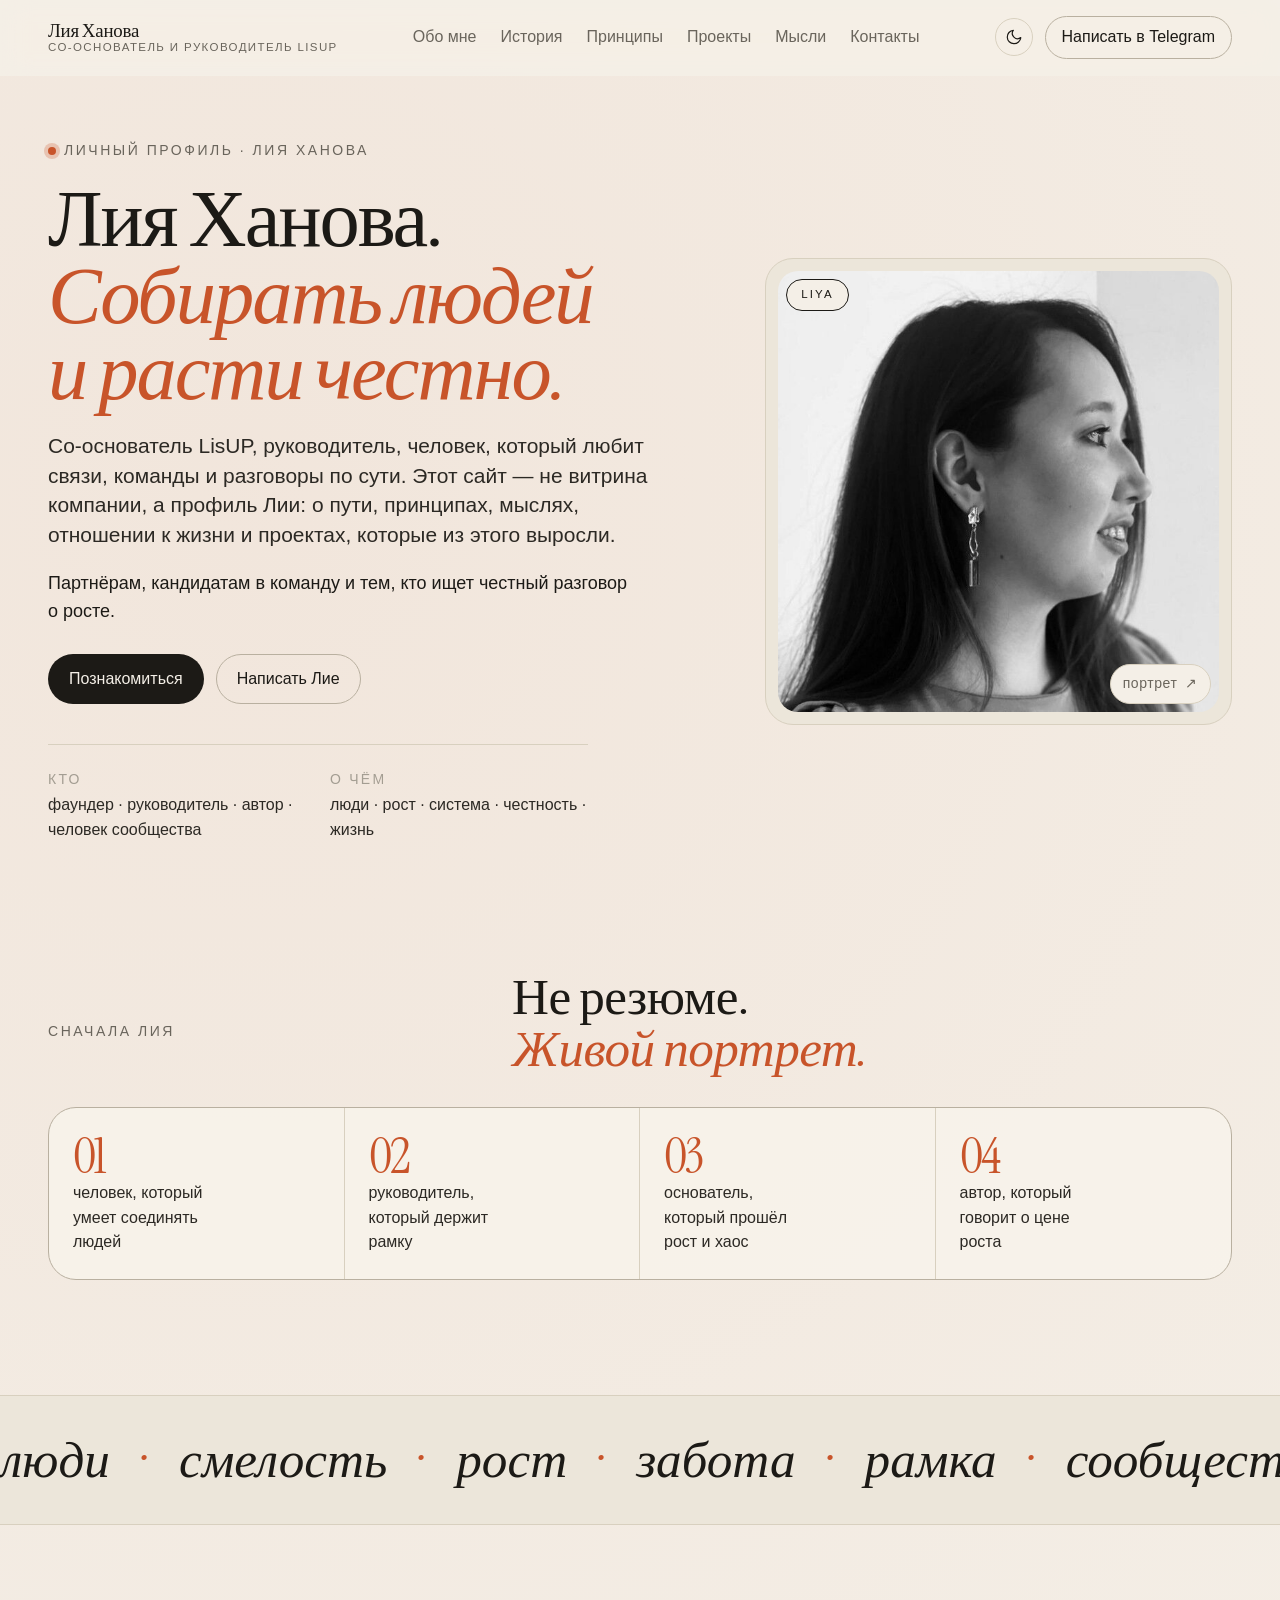
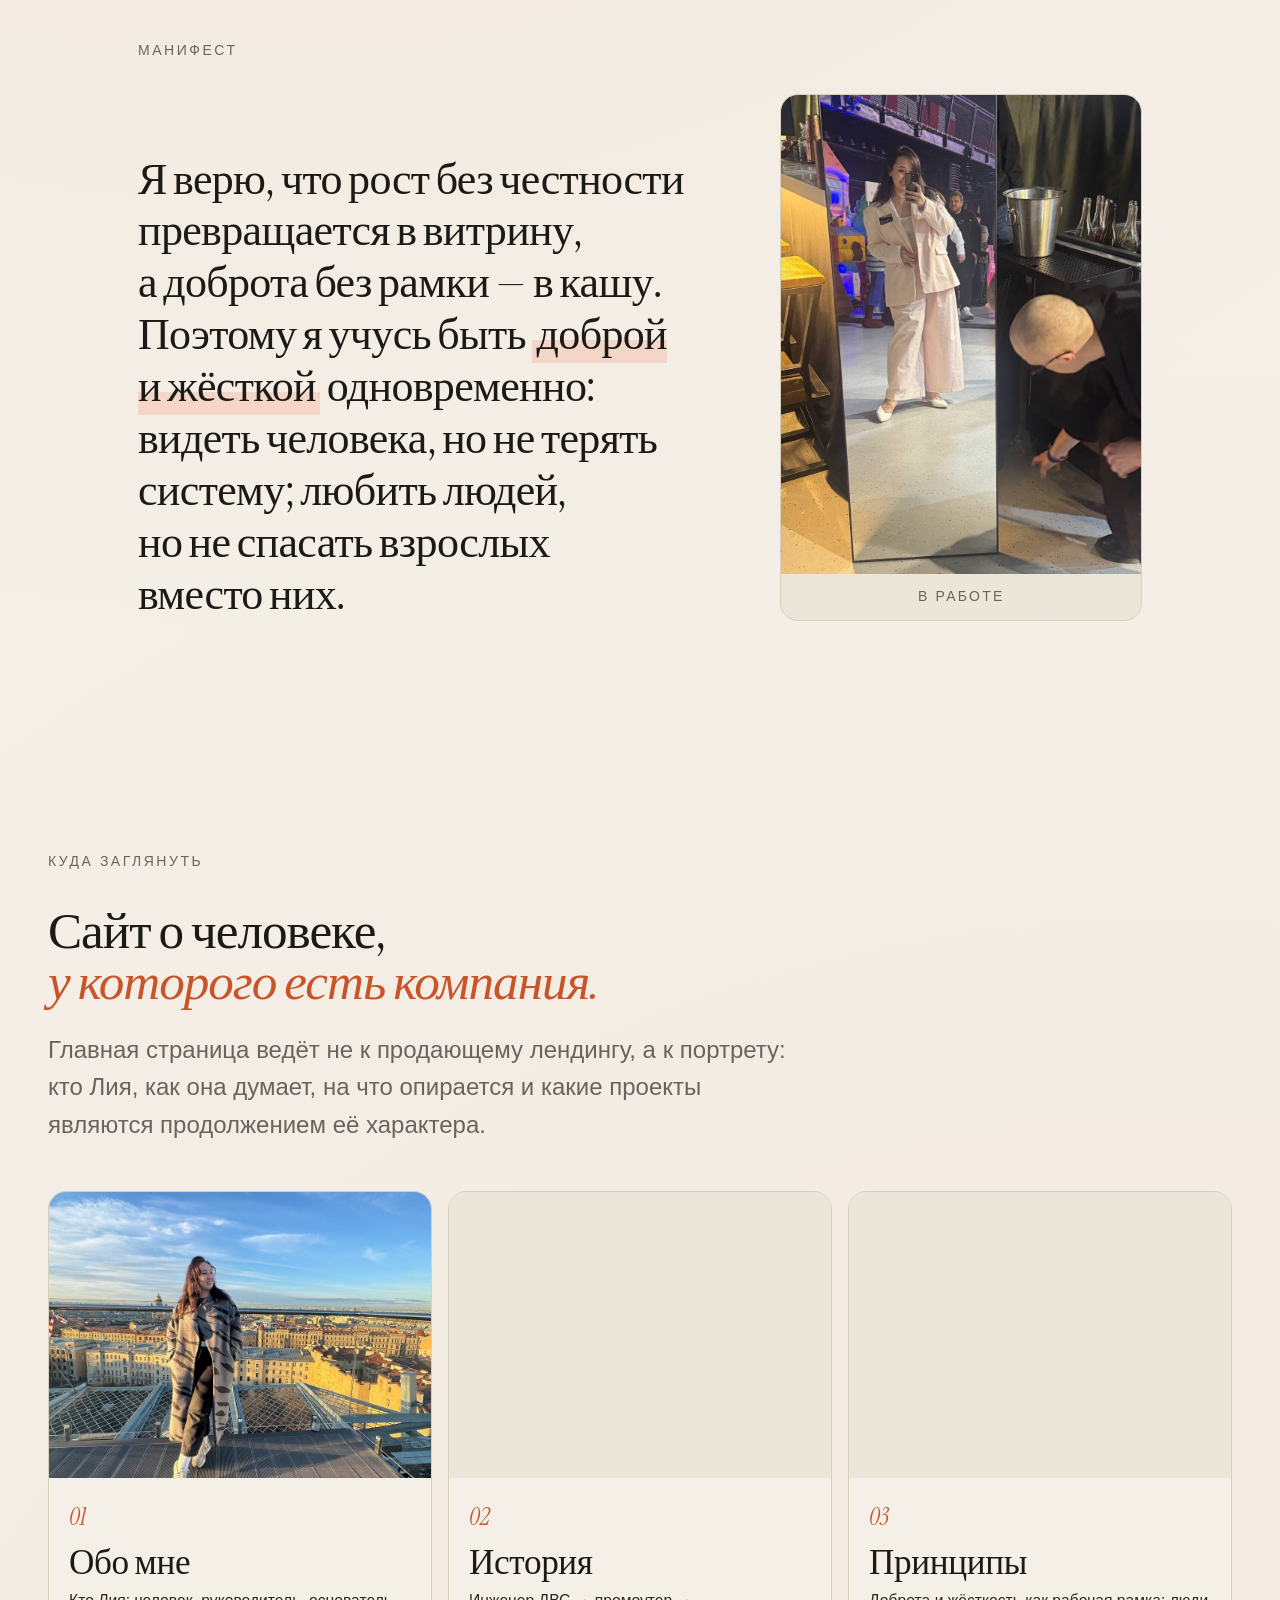
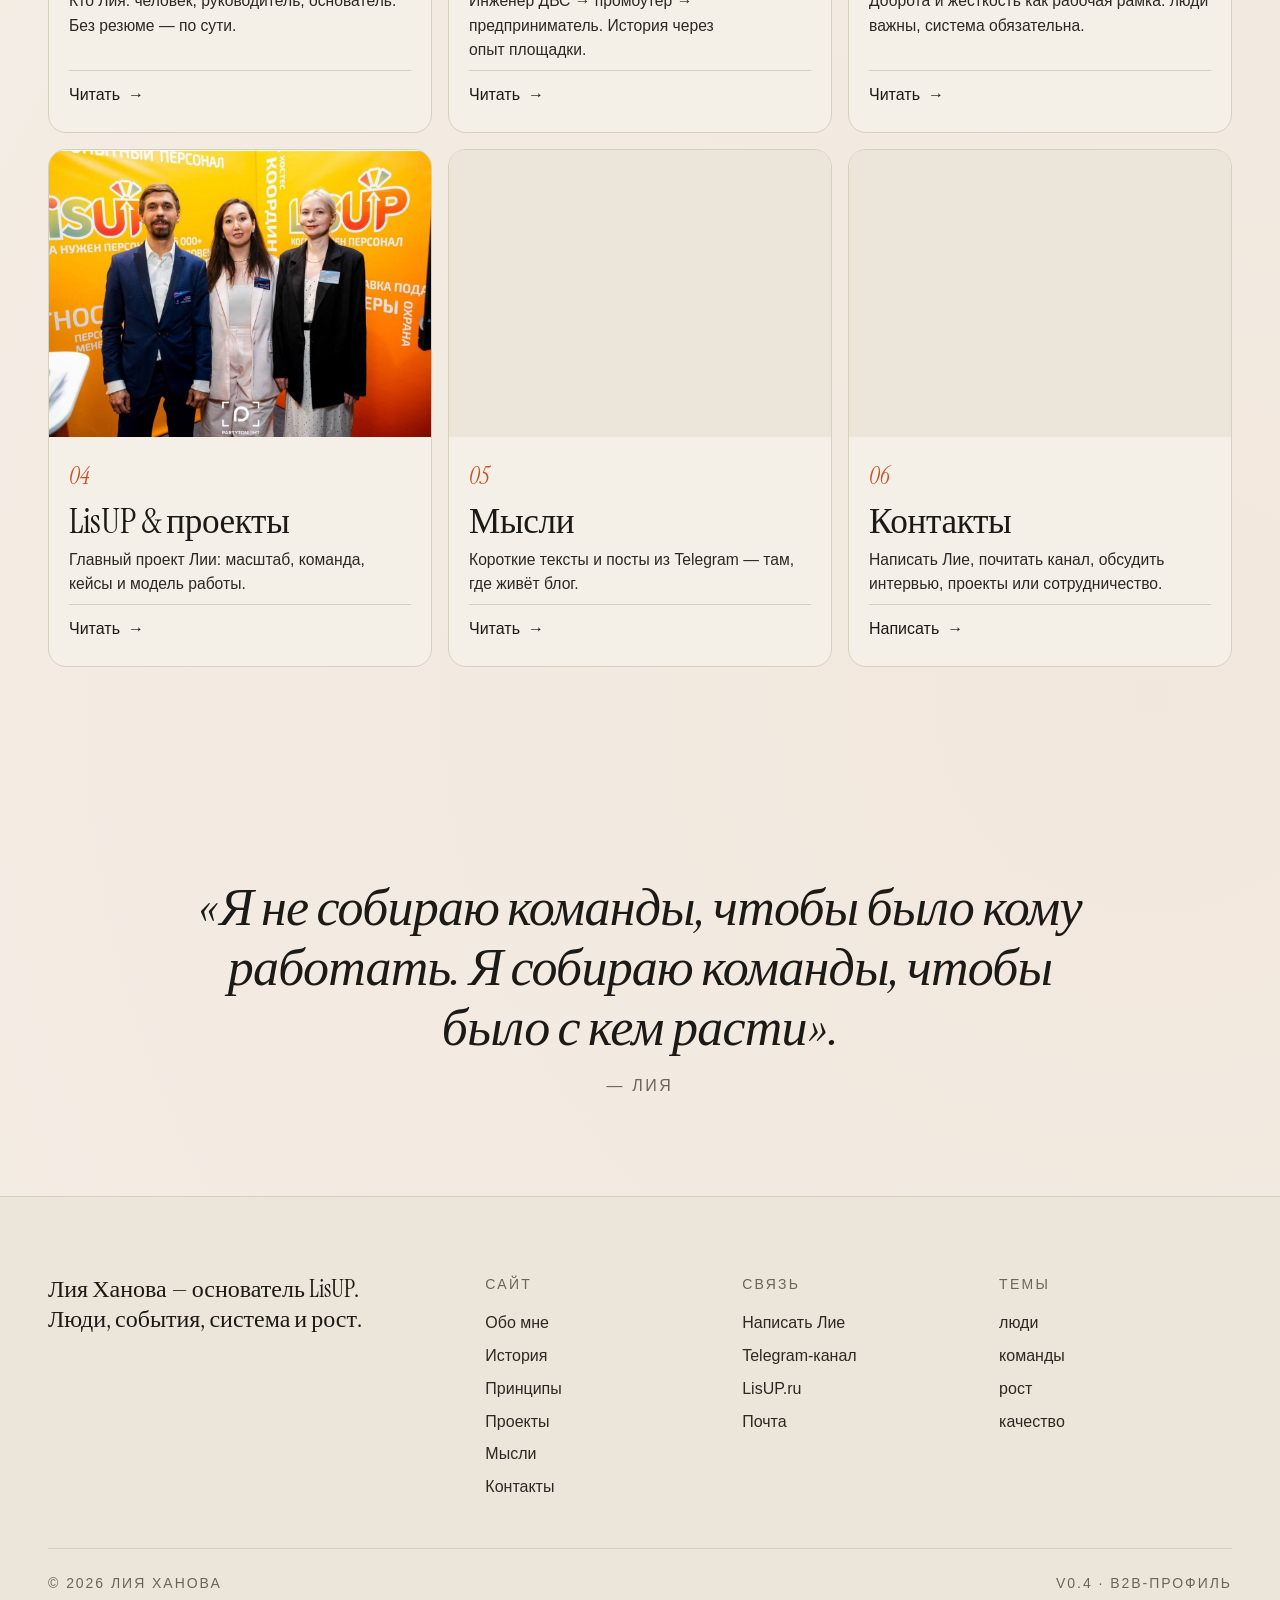
<file: index.html>
<!doctype html>
<html lang="ru" data-theme="light">
  <head>
    <meta charset="utf-8" />
    <meta name="viewport" content="width=device-width, initial-scale=1" />
    <title>Лия Ханова — со-основатель и руководитель LisUP</title>
    <meta name="description" content="Лия Ханова — со-основатель LisUP. Личный сайт: о людях, командах, росте и наставничестве. Принципы, история, проекты, мысли и контакты." />
    <meta name="theme-color" content="#F4EFE7" />
    <meta property="og:title" content="Лия Ханова — со-основатель и руководитель LisUP" />
    <meta property="og:description" content="Лия Ханова — со-основатель LisUP. Личный сайт: о людях, командах, росте и наставничестве. Принципы, история, проекты, мысли и контакты." />
    <meta property="og:type" content="profile" />
    <meta property="og:locale" content="ru_RU" />
    <meta property="og:image" content="assets/images/liya-hero-portrait.jpg" />

    <link rel="preconnect" href="https://api.fontshare.com" />
    <link rel="preconnect" href="https://fonts.googleapis.com" />
    <link rel="preconnect" href="https://fonts.gstatic.com" crossorigin />
    <link href="https://api.fontshare.com/v2/css?f[]=satoshi@300,400,500,700&display=swap" rel="stylesheet" />
    <link href="https://fonts.googleapis.com/css2?family=Instrument+Serif:ital@0;1&display=swap" rel="stylesheet" />

    <link rel="stylesheet" href="styles.css" />

    <script type="application/ld+json">
      {
        "@context": "https://schema.org",
        "@type": "Person",
        "name": "Лия Ханова",
        "jobTitle": "Со-основатель и руководитель LisUP",
        "url": "https://lisup.ru",
        "email": "Liya.khanova@gmail.com",
        "sameAs": ["https://t.me/liyakhanova", "https://t.me/liya_khanova", "https://lisup.ru"],
        "worksFor": { "@type": "Organization", "name": "LisUP", "url": "https://lisup.ru" }
      }
    </script>
  </head>
  <body>
    <a class="sr-only-focusable" href="#main">Перейти к содержимому</a>

    <header class="site-header" id="header">
      <a class="brand" href="index.html" aria-label="Лия Ханова, на главную">
        <span class="brand__text">
          <span class="brand__name">Лия Ханова</span>
          <span class="brand__role">со-основатель и руководитель LisUP</span>
        </span>
      </a>

      <nav class="site-nav" aria-label="Главная навигация">
          <a href="about.html">Обо мне</a>
          <a href="story.html">История</a>
          <a href="principles.html">Принципы</a>
          <a href="projects.html">Проекты</a>
          <a href="thoughts.html">Мысли</a>
          <a href="contacts.html">Контакты</a>
      </nav>

      <div class="header-actions">
        <button class="theme-toggle" data-theme-toggle aria-label="Переключить тему" type="button"></button>
        <a class="btn btn--ghost header-cta" href="https://t.me/liyakhanova" target="_blank" rel="noopener">Написать в&nbsp;Telegram</a>
      </div>

      <button class="menu-toggle" type="button" aria-label="Открыть меню" aria-expanded="false" aria-controls="mobile-nav">
        <span></span><span></span><span></span>
      </button>
    </header>

    <div class="mobile-nav" id="mobile-nav" hidden>
      <a href="index.html" aria-current="page">Главная</a>
      <a href="about.html">Обо мне</a>
      <a href="story.html">История</a>
      <a href="principles.html">Принципы</a>
      <a href="projects.html">Проекты</a>
      <a href="thoughts.html">Мысли</a>
      <a href="contacts.html">Контакты</a>
      <a href="https://t.me/liyakhanova" target="_blank" rel="noopener">Написать →</a>
      <a href="https://t.me/liya_khanova" target="_blank" rel="noopener">Почитать канал →</a>
      <a href="https://lisup.ru" target="_blank" rel="noopener">LisUP →</a>
    </div>

    <main id="main">
      <!-- HERO -->
      <section class="hero" id="top">
        <div class="hero__grid">
          <div class="hero__eyebrow">
            <span class="dot" aria-hidden="true"></span>
            <span>Личный профиль · Лия Ханова</span>
          </div>

          <h1 class="hero__title">
            Лия Ханова.<br />
            <em>Собирать людей и&nbsp;расти честно.</em>
          </h1>

          <p class="hero__lede">
            Со-основатель LisUP, руководитель, человек, который любит связи,
            команды и&nbsp;разговоры по&nbsp;сути. Этот сайт&nbsp;— не&nbsp;витрина
            компании, а&nbsp;профиль Лии: о&nbsp;пути, принципах, мыслях,
            отношении к&nbsp;жизни и&nbsp;проектах, которые из&nbsp;этого выросли.
          </p>
          <p class="hero__subnote">
  Партнёрам, кандидатам в команду и тем, кто ищет честный разговор о росте.
</p>

          <div class="hero__actions">
            <a class="btn btn--primary" href="about.html">Познакомиться</a>
            <a class="btn btn--ghost" href="https://t.me/liyakhanova" target="_blank" rel="noopener">Написать Лие</a>
          </div>

          <div class="hero__meta">
            <div>
              <span class="hero__meta-key">Кто</span>
              <span class="hero__meta-val">фаундер · руководитель · автор · человек сообщества</span>
            </div>
            <div>
              <span class="hero__meta-key">О чём</span>
              <span class="hero__meta-val">люди · рост · система · честность · жизнь</span>
            </div>
          </div>
        </div>

        <figure class="hero__portrait">
          <img src="assets/images/liya-hero-portrait.jpg" alt="Лия Ханова — портрет в профиль, чёрно-белая фотография" width="640" height="640" fetchpriority="high" decoding="async" />
          <span class="hero__sticker" aria-hidden="true">LIYA</span>
          <figcaption class="hero__caption"><span>портрет</span><span aria-hidden="true">↗</span></figcaption>
        </figure>
      </section>

      <!-- PERSONAL ENTRY POINTS -->
      <section class="metrics-strip section" aria-labelledby="metrics-title">
        <div class="metrics-strip__head">
          <p class="section__num">Сначала Лия</p>
          <h2 id="metrics-title">Не&nbsp;резюме.<br /><em>Живой портрет.</em></h2>
        </div>
        <div class="metric-grid">
          <article class="metric-card">
            <span class="metric-card__value">01</span>
            <span class="metric-card__label">человек, который умеет соединять людей</span>
          </article>
          <article class="metric-card">
            <span class="metric-card__value">02</span>
            <span class="metric-card__label">руководитель, который держит рамку</span>
          </article>
          <article class="metric-card">
            <span class="metric-card__value">03</span>
            <span class="metric-card__label">основатель, который прошёл рост и&nbsp;хаос</span>
          </article>
          <article class="metric-card">
            <span class="metric-card__value">04</span>
            <span class="metric-card__label">автор, который говорит о&nbsp;цене роста</span>
          </article>
        </div>
      </section>

      <!-- TICKER -->
      <div class="ticker" aria-hidden="true">
        <div class="ticker__track">
          <span>люди</span><span>·</span><span>смелость</span><span>·</span><span>рост</span><span>·</span><span>забота</span><span>·</span><span>рамка</span><span>·</span><span>сообщество</span><span>·</span><span>честность</span><span>·</span>
          <span>люди</span><span>·</span><span>смелость</span><span>·</span><span>рост</span><span>·</span><span>забота</span><span>·</span><span>рамка</span><span>·</span><span>сообщество</span><span>·</span><span>честность</span><span>·</span>
        </div>
      </div>

      <!-- MANIFESTO -->
      <section class="manifesto section" id="manifesto">
        <p class="section__num">Манифест</p>
        <div class="manifesto__grid">
          <p class="manifesto__text">
            Я&nbsp;верю, что рост без честности превращается в&nbsp;витрину,
            а&nbsp;доброта без рамки&nbsp;— в&nbsp;кашу. Поэтому я&nbsp;учусь быть
            <mark>доброй и&nbsp;жёсткой</mark> одновременно: видеть человека,
            но&nbsp;не&nbsp;терять систему; любить людей, но&nbsp;не&nbsp;спасать
            взрослых вместо них.
          </p>
          <figure class="manifesto__photo">
            <img src="assets/images/liya-mirror-portrait.jpg" alt="Лия в светлом костюме перед зеркалом" width="960" height="1280" loading="lazy" decoding="async" />
            <figcaption>в&nbsp;работе</figcaption>
          </figure>
        </div>
      </section>

      <!-- HIGHLIGHTS -->
      <section class="highlights section">
        <p class="section__num">Куда заглянуть</p>
        <h2 class="section__title">Сайт о&nbsp;человеке,<br /><em>у&nbsp;которого есть компания.</em></h2>
        <p class="section__lede">
          Главная страница ведёт не&nbsp;к&nbsp;продающему лендингу, а&nbsp;к&nbsp;портрету:
          кто Лия, как она думает, на&nbsp;что опирается и&nbsp;какие проекты
          являются продолжением её характера.
        </p>

        <div class="highlights__grid">
          <a class="highlight" href="about.html">
            <figure><img src="assets/images/liya-hero-rooftop.jpg" alt="Лия на крыше" loading="lazy" decoding="async" /></figure>
            <div class="highlight__body">
              <span class="highlight__num">01</span>
              <h3>Обо мне</h3>
              <p>Кто Лия: человек, руководитель, основатель. Без резюме&nbsp;— по&nbsp;сути.</p>
              <span class="highlight__more">Читать <span aria-hidden="true">→</span></span>
            </div>
          </a>

          <a class="highlight" href="story.html">
            <figure><img src="assets/images/liya-mascot-day.jpg" alt="Из ранних кадров" loading="lazy" decoding="async" /></figure>
            <div class="highlight__body">
              <span class="highlight__num">02</span>
              <h3>История</h3>
              <p>Инженер ДВС → промоутер → предприниматель. История через опыт площадки.</p>
              <span class="highlight__more">Читать <span aria-hidden="true">→</span></span>
            </div>
          </a>

          <a class="highlight" href="principles.html">
            <figure><img src="assets/images/liya-yellow-quiet.jpg" alt="Тишина между событиями" loading="lazy" decoding="async" /></figure>
            <div class="highlight__body">
              <span class="highlight__num">03</span>
              <h3>Принципы</h3>
              <p>Доброта и&nbsp;жёсткость как рабочая рамка: люди важны, система обязательна.</p>
              <span class="highlight__more">Читать <span aria-hidden="true">→</span></span>
            </div>
          </a>

          <a class="highlight" href="projects.html">
            <figure><img src="assets/images/liya-lisup-team.jpg" alt="Команда у стенда LisUP" loading="lazy" decoding="async" /></figure>
            <div class="highlight__body">
              <span class="highlight__num">04</span>
              <h3>LisUP &amp;&nbsp;проекты</h3>
              <p>Главный проект Лии: масштаб, команда, кейсы и&nbsp;модель работы.</p>
              <span class="highlight__more">Читать <span aria-hidden="true">→</span></span>
            </div>
          </a>

          <a class="highlight" href="thoughts.html">
            <figure><img src="assets/images/liya-stage-speaking.jpg" alt="Лия на сцене" loading="lazy" decoding="async" /></figure>
            <div class="highlight__body">
              <span class="highlight__num">05</span>
              <h3>Мысли</h3>
              <p>Короткие тексты и&nbsp;посты из&nbsp;Telegram&nbsp;— там, где живёт блог.</p>
              <span class="highlight__more">Читать <span aria-hidden="true">→</span></span>
            </div>
          </a>

          <a class="highlight" href="contacts.html">
            <figure><img src="assets/images/liya-friends-kremlin.jpg" alt="Лия с близким человеком" loading="lazy" decoding="async" /></figure>
            <div class="highlight__body">
              <span class="highlight__num">06</span>
              <h3>Контакты</h3>
              <p>Написать Лие, почитать канал, обсудить интервью, проекты или сотрудничество.</p>
              <span class="highlight__more">Написать <span aria-hidden="true">→</span></span>
            </div>
          </a>
        </div>
      </section>

      <!-- PULL QUOTE -->
      <aside class="pullquote">
        <blockquote>
          &laquo;Я&nbsp;не&nbsp;собираю команды, чтобы было кому работать.
          Я&nbsp;собираю команды, чтобы было с&nbsp;кем расти&raquo;.
        </blockquote>
        <cite>— Лия</cite>
      </aside>

    </main>

    <footer class="site-footer">
      <div class="site-footer__inner">
        <div class="site-footer__brand">
          <p class="site-footer__tag">
            Лия Ханова — основатель LisUP.<br />
            Люди, события, система и&nbsp;рост.
          </p>
        </div>

        <nav class="site-footer__nav" aria-label="Подвал">
          <div>
            <p class="site-footer__heading">Сайт</p>
            <a href="about.html">Обо мне</a>
            <a href="story.html">История</a>
            <a href="principles.html">Принципы</a>
            <a href="projects.html">Проекты</a>
            <a href="thoughts.html">Мысли</a>
            <a href="contacts.html">Контакты</a>
          </div>
          <div>
            <p class="site-footer__heading">Связь</p>
            <a href="https://t.me/liyakhanova" target="_blank" rel="noopener">Написать Лие</a>
            <a href="https://t.me/liya_khanova" target="_blank" rel="noopener">Telegram-канал</a>
            <a href="https://lisup.ru" target="_blank" rel="noopener">LisUP.ru</a>
            <a href="mailto:Liya.khanova@gmail.com">Почта</a>
          </div>
          <div>
            <p class="site-footer__heading">Темы</p>
            <span>люди</span>
            <span>команды</span>
            <span>рост</span>
            <span>качество</span>
          </div>
        </nav>
      </div>

      <div class="site-footer__legal">
        <span>© 2026 Лия Ханова</span>
        <span>v0.4 · B2B-профиль</span>
      </div>
    </footer>

    <script src="script.js" defer></script>
  <script data-pplx-inline-edit>
(function () {
  if (window === window.top) return;

  const allowedParentOrigins = ["https://www.perplexity.ai","https://perplexity.ai","https://testing.perplexity.ai","https://staging.perplexity.ai","https://*.preview.i.perplexity.ai","http://localhost:3000","http://127.0.0.1:3000","http://localhost:5173","http://127.0.0.1:5173"];
  const MAX_FONT_BYTES = 500 * 1024;
  const MAX_TOTAL_FONT_BYTES = 2 * 1024 * 1024;
  let scrollForwarding = false;
  let scrollRaf = 0;
  let trustedTopOrigin = null;

  // Allow entries like "https://*.preview.i.perplexity.ai" — the wildcard
  // matches a single DNS label (no dots), so "https://*.foo" cannot stretch
  // across multiple labels.
  function matchesAllowedOrigin(origin) {
    if (!origin) return false;
    for (const entry of allowedParentOrigins) {
      if (!entry.includes("*")) {
        if (entry === origin) return true;
        continue;
      }
      const pattern = new RegExp(
        "^" +
          entry.replace(/[.+?^${}()|[\]\\]/g, "\\$&").replace(/\*/g, "[^.]+") +
          "$",
      );
      if (pattern.test(origin)) return true;
    }
    return false;
  }

  // Trust decision: when the sender is same-origin-visible (event.origin is a
  // real origin like https://www.perplexity.ai) we trust event.origin directly.
  // When event.origin is "null" (opaque broker srcdoc), we fall back to the
  // broker's stamped `parentOrigin` to identify the top window. The fallback
  // is claim-only — we rely on the browser's native `targetOrigin` enforcement
  // on the response path (see postToTrustedTop) to ensure replies can't be
  // delivered to anyone but the actual top window of that claimed origin.
  function getTrustedParentOrigin(event) {
    const forwardedParentOrigin =
      typeof event.data.parentOrigin === "string" ? event.data.parentOrigin : null;
    const parentOrigin = event.origin === "null" ? forwardedParentOrigin : event.origin;
    return matchesAllowedOrigin(parentOrigin) ? parentOrigin : null;
  }

  // All responses go to window.top with targetOrigin = the allowlisted origin.
  // An attacker that iframes us inside their own null-origin broker can claim
  // any parentOrigin they like, but the browser will drop the reply whenever
  // the real top's origin doesn't match — so the screenshot never leaves.
  function postToTrustedTop(message) {
    if (!trustedTopOrigin) return;
    try {
      window.top.postMessage(message, trustedTopOrigin);
    } catch (_error) {}
  }

  function inlineAll(original, clone) {
    if (original.nodeType !== 1 || clone.nodeType !== 1) return;

    try {
      const computedStyle = getComputedStyle(original);
      // cssText on a computed style is the serialized declaration in modern
      // Chromium/Safari — a single read beats enumerating ~400 longhand
      // properties. Firefox returns "" here, so we fall back on empty.
      const serialized = computedStyle.cssText;
      if (serialized) {
        clone.style.cssText = serialized;
      } else {
        const parts = new Array(computedStyle.length);
        for (let index = 0; index < computedStyle.length; index += 1) {
          const property = computedStyle[index];
          parts[index] = `${property}:${computedStyle.getPropertyValue(property)};`;
        }
        clone.style.cssText = parts.join("");
      }
    } catch (_error) {}

    const originalChildren = original.children;
    const clonedChildren = clone.children;
    for (
      let index = 0;
      index < originalChildren.length && index < clonedChildren.length;
      index += 1
    ) {
      inlineAll(originalChildren[index], clonedChildren[index]);
    }
  }

  function extractFontUrl(srcValue) {
    const matches = [
      ...srcValue.matchAll(
        /url\(["']?([^"')]+)["']?\)(?:\s*format\(["']?([^"')]+)["']?\))?/gi,
      ),
    ];
    if (matches.length === 0) return null;
    const woff2 = matches.find((m) => m[2] && m[2].toLowerCase().includes("woff2"));
    if (woff2) return woff2[1];
    const woff = matches.find((m) => m[2] && m[2].toLowerCase().includes("woff"));
    if (woff) return woff[1];
    return matches[0][1];
  }

  // Cache resolved font URL -> data URI across captures. Fonts on a page
  // essentially never change, and a batch run emits multiple captures back to
  // back — without this we'd refetch + re-base64 every time.
  const fontDataUriCache = new Map();
  const SRC_DECLARATION_RE = /src\s*:\s*[^;}]+/i;

  async function fetchAsDataUri(url) {
    if (fontDataUriCache.has(url)) return fontDataUriCache.get(url);
    let dataUri = null;
    try {
      const response = await fetch(url, { mode: "cors", credentials: "omit" });
      if (response.ok) {
        const blob = await response.blob();
        if (blob.size <= MAX_FONT_BYTES) {
          dataUri = await new Promise((resolve) => {
            const reader = new FileReader();
            reader.onloadend = () =>
              resolve(typeof reader.result === "string" ? reader.result : null);
            reader.onerror = () => resolve(null);
            reader.readAsDataURL(blob);
          });
        }
      }
    } catch (_error) {
      dataUri = null;
    }
    fontDataUriCache.set(url, dataUri);
    return dataUri;
  }

  function collectFontFaceRuleTexts() {
    const rules = [];
    for (const sheet of document.styleSheets) {
      let cssRules;
      try {
        cssRules = sheet.cssRules;
      } catch (_error) {
        continue;
      }
      if (!cssRules) continue;
      for (const rule of cssRules) {
        const cssText = rule.cssText || "";
        if (cssText.startsWith("@font-face")) rules.push(cssText);
      }
    }
    return rules;
  }

  async function buildInlinedFontCss() {
    const ruleTexts = collectFontFaceRuleTexts();
    if (ruleTexts.length === 0) return null;

    const resolved = ruleTexts.map((cssText) => {
      if (!SRC_DECLARATION_RE.test(cssText)) return null;
      const srcMatch = cssText.match(/src\s*:\s*([^;}]+)[;}]/i);
      if (!srcMatch) return null;
      const url = extractFontUrl(srcMatch[1]);
      if (!url) return null;
      try {
        return { cssText, url: new URL(url, document.baseURI).href };
      } catch (_error) {
        return null;
      }
    });

    const dataUris = await Promise.all(
      resolved.map((entry) => (entry ? fetchAsDataUri(entry.url) : Promise.resolve(null))),
    );

    const inlined = [];
    let totalBytes = 0;
    for (let index = 0; index < resolved.length; index += 1) {
      const entry = resolved[index];
      const dataUri = dataUris[index];
      if (!entry || !dataUri) continue;
      const approxBytes = dataUri.length * 0.75;
      if (totalBytes + approxBytes > MAX_TOTAL_FONT_BYTES) break;
      totalBytes += approxBytes;
      inlined.push(entry.cssText.replace(SRC_DECLARATION_RE, `src: url("${dataUri}")`));
    }
    return inlined.length > 0 ? inlined.join("\n") : null;
  }

  function stripExternal(clone) {
    const images = clone.querySelectorAll("img");
    for (let index = 0; index < images.length; index += 1) {
      const src = images[index].getAttribute("src");
      if (src && !src.startsWith("data:")) images[index].removeAttribute("src");
    }

    const elements = clone.querySelectorAll("*");
    for (let index = 0; index < elements.length; index += 1) {
      const style = elements[index].style.cssText;
      if (style && style.includes("url(")) {
        elements[index].style.cssText = style.replace(
          /url\(["']?(?!data:)[^)"']*["']?\)/gi,
          "none",
        );
      }
    }
  }

  function emitScroll() {
    scrollRaf = 0;
    if (!scrollForwarding) return;
    postToTrustedTop({
      type: "INLINE_EDIT_SCROLL",
      scrollX: window.scrollX,
      scrollY: window.scrollY,
    });
  }

  window.addEventListener(
    "scroll",
    function () {
      if (!scrollForwarding || scrollRaf) return;
      scrollRaf = requestAnimationFrame(emitScroll);
    },
    { passive: true, capture: true },
  );

  async function handleCaptureRequest(event) {
    const requestId = event.data.requestId;
    const scrollX = window.scrollX;
    const scrollY = window.scrollY;
    const width = window.innerWidth;
    const height = window.innerHeight;

    function postResult(dataUrl) {
      postToTrustedTop({
        type: "INLINE_EDIT_SCREENSHOT_RESULT",
        requestId,
        dataUrl,
        scrollX,
        scrollY,
      });
    }

    try {
      // Wait for any pending web fonts to resolve so both inline metrics and
      // the @font-face inlining below see the same loaded faces.
      if (document.fonts && document.fonts.ready) {
        try {
          await document.fonts.ready;
        } catch (_error) {}
      }

      const clone = document.documentElement.cloneNode(true);
      inlineAll(document.documentElement, clone);

      const removedNodes = clone.querySelectorAll("script,link[rel=\"stylesheet\"],style");
      for (let index = 0; index < removedNodes.length; index += 1) {
        removedNodes[index].remove();
      }

      stripExternal(clone);

      // Re-embed web fonts as data-URI @font-face rules so the SVG rasterizer
      // can resolve them — external font URLs aren't fetched during
      // foreignObject rendering, which would otherwise force a fallback face
      // and change text metrics.
      const inlinedFontCss = await buildInlinedFontCss();
      if (inlinedFontCss) {
        const styleEl = document.createElement("style");
        styleEl.textContent = inlinedFontCss;
        const head = clone.querySelector("head");
        if (head) head.appendChild(styleEl);
        else clone.insertBefore(styleEl, clone.firstChild);
      }

      const html = new XMLSerializer().serializeToString(clone);
      const svg =
        `<svg xmlns="http://www.w3.org/2000/svg" width="${width}" height="${height}">` +
        '<foreignObject width="100%" height="100%">' +
        `<div xmlns="http://www.w3.org/1999/xhtml" style="width:${width}px;height:${height}px;overflow:hidden">` +
        `<div style="transform:translate(-${scrollX}px,-${scrollY}px);transform-origin:top left">` +
        html +
        "</div></div></foreignObject></svg>";
      const svgUrl = `data:image/svg+xml;charset=utf-8,${encodeURIComponent(svg)}`;
      const image = new Image();
      image.onload = function () {
        const canvas = document.createElement("canvas");
        canvas.width = width;
        canvas.height = height;
        canvas.getContext("2d").drawImage(image, 0, 0);
        postResult(canvas.toDataURL("image/png"));
      };
      image.onerror = function () {
        postResult(null);
      };
      image.src = svgUrl;
    } catch (_error) {
      postResult(null);
    }
  }

  window.addEventListener("message", function (event) {
    if (!event.data) return;
    // Only accept messages from the direct parent frame. Blocks sibling /
    // unrelated-window postMessage senders that could otherwise reach us.
    if (event.source !== window.parent) return;

    const trustedParentOrigin = getTrustedParentOrigin(event);
    if (!trustedParentOrigin) return;
    trustedTopOrigin = trustedParentOrigin;

    if (event.data.type === "INLINE_EDIT_SCROLL_START") {
      scrollForwarding = true;
      emitScroll();
      return;
    }

    if (event.data.type === "INLINE_EDIT_SCROLL_STOP") {
      scrollForwarding = false;
      if (scrollRaf) cancelAnimationFrame(scrollRaf);
      scrollRaf = 0;
      return;
    }

    if (event.data.type !== "INLINE_EDIT_CAPTURE_REQUEST") return;

    handleCaptureRequest(event);
  });
})();


</script></body>
</html>
</file>
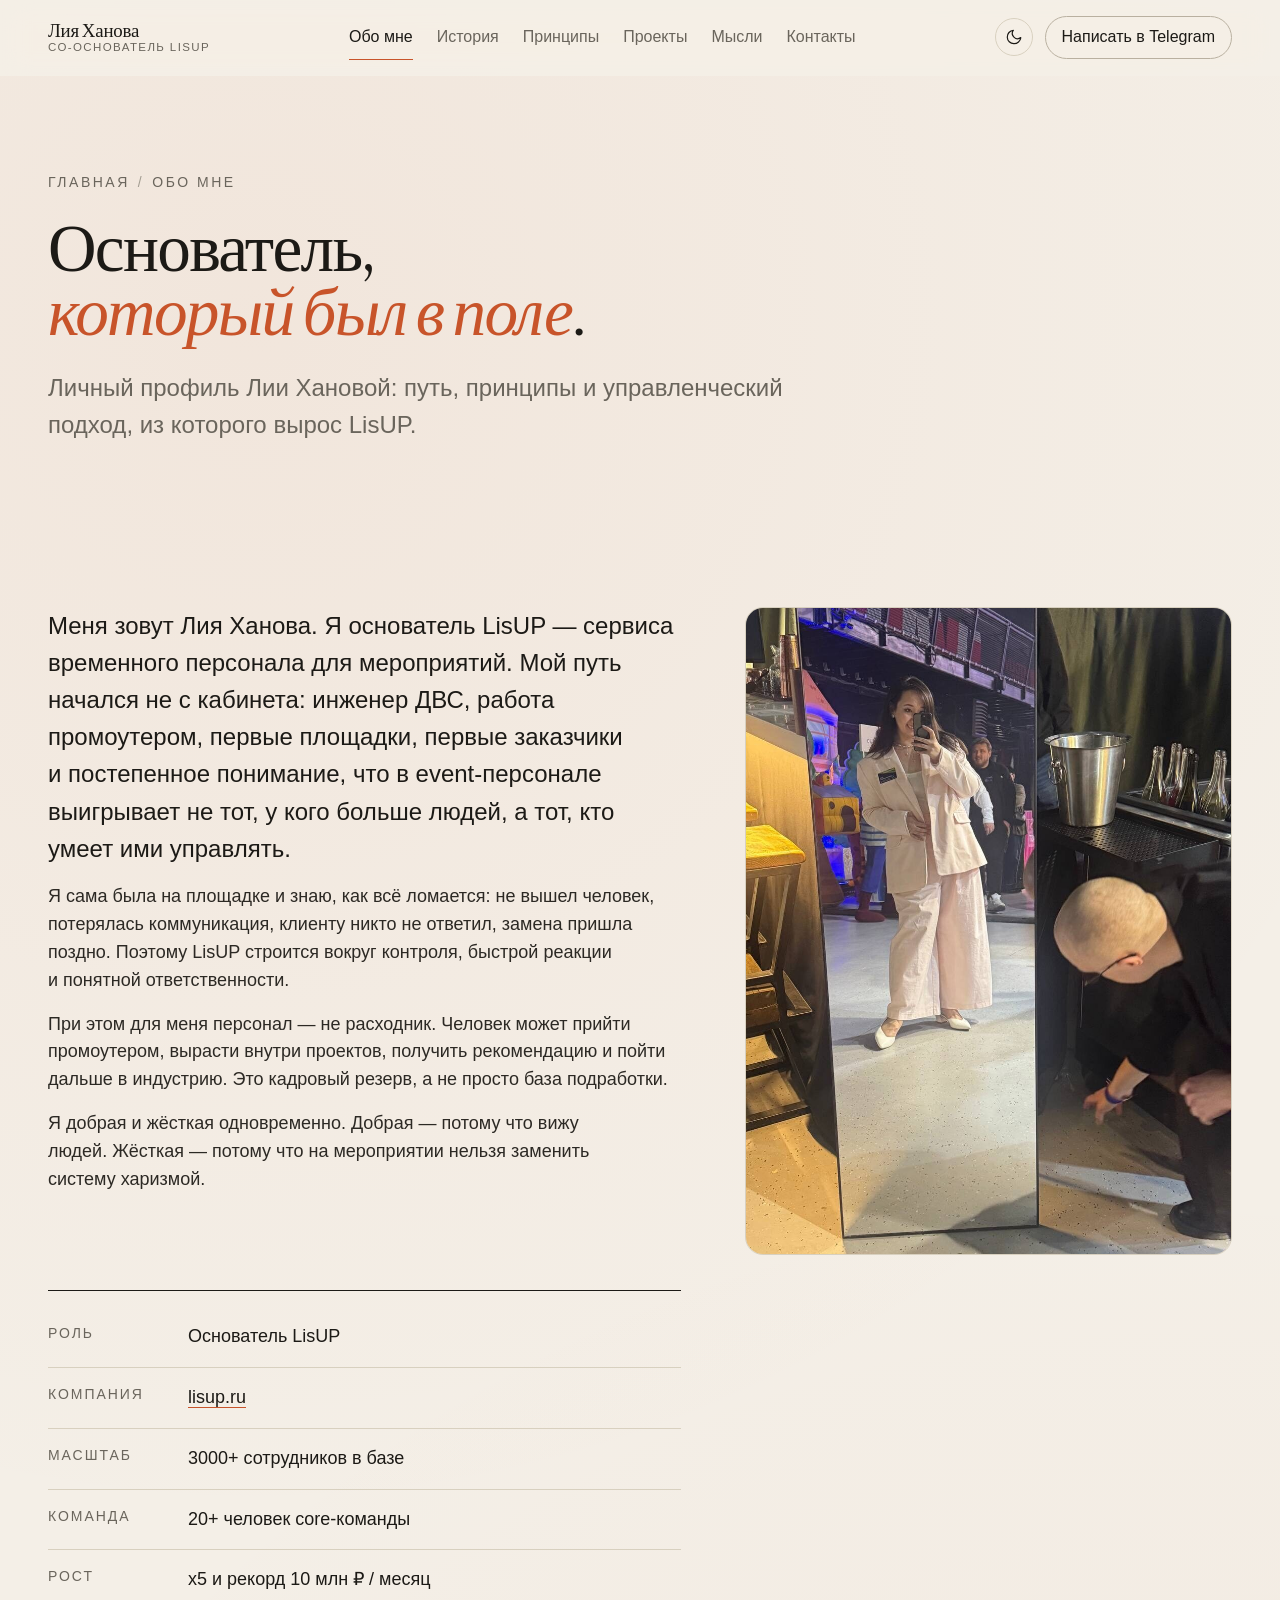
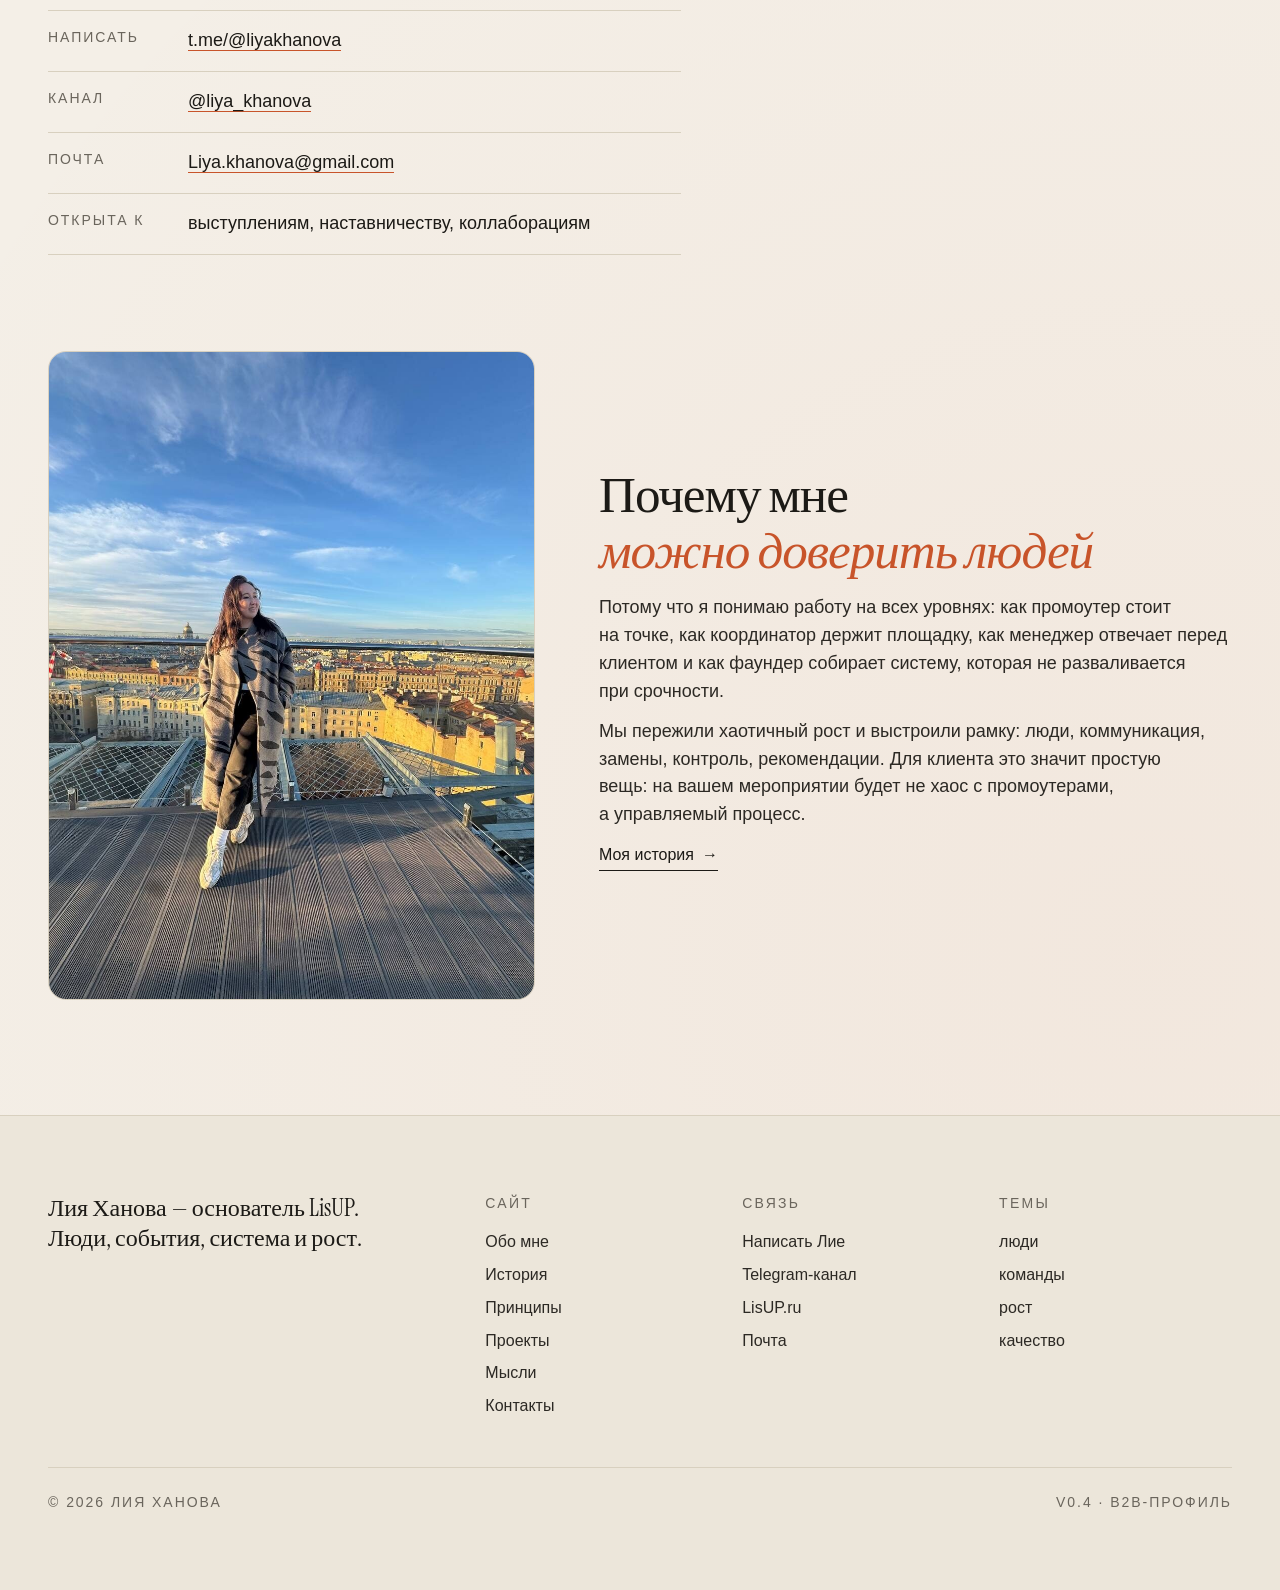
<file: about.html>
<!doctype html>
<html lang="ru" data-theme="light">
  <head>
    <meta charset="utf-8" />
    <meta name="viewport" content="width=device-width, initial-scale=1" />
    <title>Обо мне — Лия Ханова</title>
    <meta name="description" content="Кто я: человек, руководитель и со-основатель LisUP. Личный профиль без резюме." />
    <meta name="theme-color" content="#F4EFE7" />
    <meta property="og:title" content="Обо мне — Лия Ханова" />
    <meta property="og:description" content="Кто я: человек, руководитель и со-основатель LisUP. Личный профиль без резюме." />
    <meta property="og:type" content="profile" />
    <meta property="og:locale" content="ru_RU" />
    <meta property="og:image" content="assets/images/liya-hero-portrait.jpg" />

    <link rel="preconnect" href="https://api.fontshare.com" />
    <link rel="preconnect" href="https://fonts.googleapis.com" />
    <link rel="preconnect" href="https://fonts.gstatic.com" crossorigin />
    <link href="https://api.fontshare.com/v2/css?f[]=satoshi@300,400,500,700&display=swap" rel="stylesheet" />
    <link href="https://fonts.googleapis.com/css2?family=Instrument+Serif:ital@0;1&display=swap" rel="stylesheet" />

    <link rel="stylesheet" href="styles.css" />

    <script type="application/ld+json">
      {
        "@context": "https://schema.org",
        "@type": "Person",
        "name": "Лия Ханова",
        "jobTitle": "Со-основатель LisUP",
        "url": "https://lisup.ru",
        "email": "Liya.khanova@gmail.com",
        "sameAs": ["https://t.me/liyakhanova", "https://t.me/liya_khanova", "https://lisup.ru"],
        "worksFor": { "@type": "Organization", "name": "LisUP", "url": "https://lisup.ru" }
      }
    </script>
  </head>
  <body>
    <a class="sr-only-focusable" href="#main">Перейти к содержимому</a>

    <header class="site-header" id="header">
      <a class="brand" href="index.html" aria-label="Лия Ханова, на главную">
        <span class="brand__text">
          <span class="brand__name">Лия Ханова</span>
          <span class="brand__role">со-основатель LisUP</span>
        </span>
      </a>

      <nav class="site-nav" aria-label="Главная навигация">
          <a href="about.html" aria-current="page">Обо мне</a>
          <a href="story.html">История</a>
          <a href="principles.html">Принципы</a>
          <a href="projects.html">Проекты</a>
          <a href="thoughts.html">Мысли</a>
          <a href="contacts.html">Контакты</a>
      </nav>

      <div class="header-actions">
        <button class="theme-toggle" data-theme-toggle aria-label="Переключить тему" type="button"></button>
        <a class="btn btn--ghost header-cta" href="https://t.me/liyakhanova" target="_blank" rel="noopener">Написать в&nbsp;Telegram</a>
      </div>

      <button class="menu-toggle" type="button" aria-label="Открыть меню" aria-expanded="false" aria-controls="mobile-nav">
        <span></span><span></span><span></span>
      </button>
    </header>

    <div class="mobile-nav" id="mobile-nav" hidden>
      <a href="index.html">Главная</a>
      <a href="about.html" aria-current="page">Обо мне</a>
      <a href="story.html">История</a>
      <a href="principles.html">Принципы</a>
      <a href="projects.html">Проекты</a>
      <a href="thoughts.html">Мысли</a>
      <a href="contacts.html">Контакты</a>
      <a href="https://t.me/liyakhanova" target="_blank" rel="noopener">Написать →</a>
      <a href="https://t.me/liya_khanova" target="_blank" rel="noopener">Почитать канал →</a>
      <a href="https://lisup.ru" target="_blank" rel="noopener">LisUP →</a>
    </div>

    <main id="main">
      <header class="page-head">
        <p class="page-head__crumbs"><a href="index.html">Главная</a><span aria-hidden="true">/</span><span>обо&nbsp;мне</span></p>
        <h1>Основатель,<br /><em>который был в&nbsp;поле</em>.</h1>
        <p class="page-head__lede">Личный профиль Лии Хановой: путь, принципы и&nbsp;управленческий подход, из&nbsp;которого вырос LisUP.</p>
      </header>

      <section class="about section">
        <div class="about__grid">
          <div class="about__intro">
            <p>
              Меня зовут Лия Ханова. Я&nbsp;основатель LisUP&nbsp;— сервиса временного
              персонала для мероприятий. Мой путь начался не&nbsp;с&nbsp;кабинета:
              инженер ДВС, работа промоутером, первые площадки, первые заказчики
              и&nbsp;постепенное понимание, что в&nbsp;event-персонале выигрывает
              не&nbsp;тот, у&nbsp;кого больше людей, а&nbsp;тот, кто умеет ими управлять.
            </p>
            <p>
              Я&nbsp;сама была на&nbsp;площадке и&nbsp;знаю, как всё ломается:
              не&nbsp;вышел человек, потерялась коммуникация, клиенту никто
              не&nbsp;ответил, замена пришла поздно. Поэтому LisUP строится
              вокруг контроля, быстрой реакции и&nbsp;понятной ответственности.
            </p>
            <p>
              При этом для меня персонал&nbsp;— не&nbsp;расходник. Человек может
              прийти промоутером, вырасти внутри проектов, получить рекомендацию
              и&nbsp;пойти дальше в&nbsp;индустрию. Это кадровый резерв, а&nbsp;не&nbsp;просто
              база подработки.
            </p>
            <p>
              Я&nbsp;добрая и&nbsp;жёсткая одновременно. Добрая&nbsp;— потому что
              вижу людей. Жёсткая&nbsp;— потому что на&nbsp;мероприятии нельзя
              заменить систему харизмой.
            </p>
          </div>

          <figure class="about__photo">
            <img src="assets/images/liya-mirror-portrait.jpg" alt="Лия в светлом костюме перед зеркалом" width="960" height="1280" loading="lazy" decoding="async" />
          </figure>

          <aside class="about__facts">
            <dl>
              <div><dt>Роль</dt><dd>Основатель LisUP</dd></div>
              <div><dt>Компания</dt><dd><a href="https://lisup.ru" target="_blank" rel="noopener">lisup.ru</a></dd></div>
              <div><dt>Масштаб</dt><dd>3000+ сотрудников в&nbsp;базе</dd></div>
              <div><dt>Команда</dt><dd>20+ человек core-команды</dd></div>
              <div><dt>Рост</dt><dd>x5 и&nbsp;рекорд 10&nbsp;млн ₽ / месяц</dd></div>
              <div><dt>Написать</dt><dd><a href="https://t.me/liyakhanova" target="_blank" rel="noopener">t.me/@liyakhanova</a></dd></div>
              <div><dt>Канал</dt><dd><a href="https://t.me/liya_khanova" target="_blank" rel="noopener">@liya_khanova</a></dd></div>
              <div><dt>Почта</dt><dd><a href="mailto:Liya.khanova@gmail.com">Liya.khanova@gmail.com</a></dd></div>
              <div><dt>Открыта&nbsp;к</dt><dd>выступлениям, наставничеству, коллаборациям</dd></div>
            </dl>
          </aside>
        </div>

        <div class="about__second">
          <figure>
            <img src="assets/images/liya-hero-rooftop.jpg" alt="Лия на крыше с панорамой города" width="960" height="1280" loading="lazy" decoding="async" />
          </figure>
          <div>
            <h2>Почему мне<br /><em>можно доверить людей</em></h2>
            <p>
              Потому что я&nbsp;понимаю работу на&nbsp;всех уровнях: как промоутер
              стоит на&nbsp;точке, как координатор держит площадку, как менеджер
              отвечает перед клиентом и&nbsp;как фаундер собирает систему, которая
              не&nbsp;разваливается при срочности.
            </p>
            <p>
              Мы&nbsp;пережили хаотичный рост и&nbsp;выстроили рамку: люди,
              коммуникация, замены, контроль, рекомендации. Для клиента это
              значит простую вещь: на&nbsp;вашем мероприятии будет не&nbsp;хаос
              с&nbsp;промоутерами, а&nbsp;управляемый процесс.
            </p>
            <p>
              <a class="link-arrow" href="story.html">Моя история <span aria-hidden="true">→</span></a>
            </p>
          </div>
        </div>
      </section>

    </main>

    <footer class="site-footer">
      <div class="site-footer__inner">
        <div class="site-footer__brand">
          <p class="site-footer__tag">
            Лия Ханова — основатель LisUP.<br />
            Люди, события, система и&nbsp;рост.
          </p>
        </div>

        <nav class="site-footer__nav" aria-label="Подвал">
          <div>
            <p class="site-footer__heading">Сайт</p>
            <a href="about.html">Обо мне</a>
            <a href="story.html">История</a>
            <a href="principles.html">Принципы</a>
            <a href="projects.html">Проекты</a>
            <a href="thoughts.html">Мысли</a>
            <a href="contacts.html">Контакты</a>
          </div>
          <div>
            <p class="site-footer__heading">Связь</p>
            <a href="https://t.me/liyakhanova" target="_blank" rel="noopener">Написать Лие</a>
            <a href="https://t.me/liya_khanova" target="_blank" rel="noopener">Telegram-канал</a>
            <a href="https://lisup.ru" target="_blank" rel="noopener">LisUP.ru</a>
            <a href="mailto:Liya.khanova@gmail.com">Почта</a>
          </div>
          <div>
            <p class="site-footer__heading">Темы</p>
            <span>люди</span>
            <span>команды</span>
            <span>рост</span>
            <span>качество</span>
          </div>
        </nav>
      </div>

      <div class="site-footer__legal">
        <span>© 2026 Лия Ханова</span>
        <span>v0.4 · B2B-профиль</span>
      </div>
    </footer>

    <script src="script.js" defer></script>
  <script data-pplx-inline-edit>
(function () {
  if (window === window.top) return;

  const allowedParentOrigins = ["https://www.perplexity.ai","https://perplexity.ai","https://testing.perplexity.ai","https://staging.perplexity.ai","https://*.preview.i.perplexity.ai","http://localhost:3000","http://127.0.0.1:3000","http://localhost:5173","http://127.0.0.1:5173"];
  const MAX_FONT_BYTES = 500 * 1024;
  const MAX_TOTAL_FONT_BYTES = 2 * 1024 * 1024;
  let scrollForwarding = false;
  let scrollRaf = 0;
  let trustedTopOrigin = null;

  // Allow entries like "https://*.preview.i.perplexity.ai" — the wildcard
  // matches a single DNS label (no dots), so "https://*.foo" cannot stretch
  // across multiple labels.
  function matchesAllowedOrigin(origin) {
    if (!origin) return false;
    for (const entry of allowedParentOrigins) {
      if (!entry.includes("*")) {
        if (entry === origin) return true;
        continue;
      }
      const pattern = new RegExp(
        "^" +
          entry.replace(/[.+?^${}()|[\]\\]/g, "\\$&").replace(/\*/g, "[^.]+") +
          "$",
      );
      if (pattern.test(origin)) return true;
    }
    return false;
  }

  // Trust decision: when the sender is same-origin-visible (event.origin is a
  // real origin like https://www.perplexity.ai) we trust event.origin directly.
  // When event.origin is "null" (opaque broker srcdoc), we fall back to the
  // broker's stamped `parentOrigin` to identify the top window. The fallback
  // is claim-only — we rely on the browser's native `targetOrigin` enforcement
  // on the response path (see postToTrustedTop) to ensure replies can't be
  // delivered to anyone but the actual top window of that claimed origin.
  function getTrustedParentOrigin(event) {
    const forwardedParentOrigin =
      typeof event.data.parentOrigin === "string" ? event.data.parentOrigin : null;
    const parentOrigin = event.origin === "null" ? forwardedParentOrigin : event.origin;
    return matchesAllowedOrigin(parentOrigin) ? parentOrigin : null;
  }

  // All responses go to window.top with targetOrigin = the allowlisted origin.
  // An attacker that iframes us inside their own null-origin broker can claim
  // any parentOrigin they like, but the browser will drop the reply whenever
  // the real top's origin doesn't match — so the screenshot never leaves.
  function postToTrustedTop(message) {
    if (!trustedTopOrigin) return;
    try {
      window.top.postMessage(message, trustedTopOrigin);
    } catch (_error) {}
  }

  function inlineAll(original, clone) {
    if (original.nodeType !== 1 || clone.nodeType !== 1) return;

    try {
      const computedStyle = getComputedStyle(original);
      // cssText on a computed style is the serialized declaration in modern
      // Chromium/Safari — a single read beats enumerating ~400 longhand
      // properties. Firefox returns "" here, so we fall back on empty.
      const serialized = computedStyle.cssText;
      if (serialized) {
        clone.style.cssText = serialized;
      } else {
        const parts = new Array(computedStyle.length);
        for (let index = 0; index < computedStyle.length; index += 1) {
          const property = computedStyle[index];
          parts[index] = `${property}:${computedStyle.getPropertyValue(property)};`;
        }
        clone.style.cssText = parts.join("");
      }
    } catch (_error) {}

    const originalChildren = original.children;
    const clonedChildren = clone.children;
    for (
      let index = 0;
      index < originalChildren.length && index < clonedChildren.length;
      index += 1
    ) {
      inlineAll(originalChildren[index], clonedChildren[index]);
    }
  }

  function extractFontUrl(srcValue) {
    const matches = [
      ...srcValue.matchAll(
        /url\(["']?([^"')]+)["']?\)(?:\s*format\(["']?([^"')]+)["']?\))?/gi,
      ),
    ];
    if (matches.length === 0) return null;
    const woff2 = matches.find((m) => m[2] && m[2].toLowerCase().includes("woff2"));
    if (woff2) return woff2[1];
    const woff = matches.find((m) => m[2] && m[2].toLowerCase().includes("woff"));
    if (woff) return woff[1];
    return matches[0][1];
  }

  // Cache resolved font URL -> data URI across captures. Fonts on a page
  // essentially never change, and a batch run emits multiple captures back to
  // back — without this we'd refetch + re-base64 every time.
  const fontDataUriCache = new Map();
  const SRC_DECLARATION_RE = /src\s*:\s*[^;}]+/i;

  async function fetchAsDataUri(url) {
    if (fontDataUriCache.has(url)) return fontDataUriCache.get(url);
    let dataUri = null;
    try {
      const response = await fetch(url, { mode: "cors", credentials: "omit" });
      if (response.ok) {
        const blob = await response.blob();
        if (blob.size <= MAX_FONT_BYTES) {
          dataUri = await new Promise((resolve) => {
            const reader = new FileReader();
            reader.onloadend = () =>
              resolve(typeof reader.result === "string" ? reader.result : null);
            reader.onerror = () => resolve(null);
            reader.readAsDataURL(blob);
          });
        }
      }
    } catch (_error) {
      dataUri = null;
    }
    fontDataUriCache.set(url, dataUri);
    return dataUri;
  }

  function collectFontFaceRuleTexts() {
    const rules = [];
    for (const sheet of document.styleSheets) {
      let cssRules;
      try {
        cssRules = sheet.cssRules;
      } catch (_error) {
        continue;
      }
      if (!cssRules) continue;
      for (const rule of cssRules) {
        const cssText = rule.cssText || "";
        if (cssText.startsWith("@font-face")) rules.push(cssText);
      }
    }
    return rules;
  }

  async function buildInlinedFontCss() {
    const ruleTexts = collectFontFaceRuleTexts();
    if (ruleTexts.length === 0) return null;

    const resolved = ruleTexts.map((cssText) => {
      if (!SRC_DECLARATION_RE.test(cssText)) return null;
      const srcMatch = cssText.match(/src\s*:\s*([^;}]+)[;}]/i);
      if (!srcMatch) return null;
      const url = extractFontUrl(srcMatch[1]);
      if (!url) return null;
      try {
        return { cssText, url: new URL(url, document.baseURI).href };
      } catch (_error) {
        return null;
      }
    });

    const dataUris = await Promise.all(
      resolved.map((entry) => (entry ? fetchAsDataUri(entry.url) : Promise.resolve(null))),
    );

    const inlined = [];
    let totalBytes = 0;
    for (let index = 0; index < resolved.length; index += 1) {
      const entry = resolved[index];
      const dataUri = dataUris[index];
      if (!entry || !dataUri) continue;
      const approxBytes = dataUri.length * 0.75;
      if (totalBytes + approxBytes > MAX_TOTAL_FONT_BYTES) break;
      totalBytes += approxBytes;
      inlined.push(entry.cssText.replace(SRC_DECLARATION_RE, `src: url("${dataUri}")`));
    }
    return inlined.length > 0 ? inlined.join("\n") : null;
  }

  function stripExternal(clone) {
    const images = clone.querySelectorAll("img");
    for (let index = 0; index < images.length; index += 1) {
      const src = images[index].getAttribute("src");
      if (src && !src.startsWith("data:")) images[index].removeAttribute("src");
    }

    const elements = clone.querySelectorAll("*");
    for (let index = 0; index < elements.length; index += 1) {
      const style = elements[index].style.cssText;
      if (style && style.includes("url(")) {
        elements[index].style.cssText = style.replace(
          /url\(["']?(?!data:)[^)"']*["']?\)/gi,
          "none",
        );
      }
    }
  }

  function emitScroll() {
    scrollRaf = 0;
    if (!scrollForwarding) return;
    postToTrustedTop({
      type: "INLINE_EDIT_SCROLL",
      scrollX: window.scrollX,
      scrollY: window.scrollY,
    });
  }

  window.addEventListener(
    "scroll",
    function () {
      if (!scrollForwarding || scrollRaf) return;
      scrollRaf = requestAnimationFrame(emitScroll);
    },
    { passive: true, capture: true },
  );

  async function handleCaptureRequest(event) {
    const requestId = event.data.requestId;
    const scrollX = window.scrollX;
    const scrollY = window.scrollY;
    const width = window.innerWidth;
    const height = window.innerHeight;

    function postResult(dataUrl) {
      postToTrustedTop({
        type: "INLINE_EDIT_SCREENSHOT_RESULT",
        requestId,
        dataUrl,
        scrollX,
        scrollY,
      });
    }

    try {
      // Wait for any pending web fonts to resolve so both inline metrics and
      // the @font-face inlining below see the same loaded faces.
      if (document.fonts && document.fonts.ready) {
        try {
          await document.fonts.ready;
        } catch (_error) {}
      }

      const clone = document.documentElement.cloneNode(true);
      inlineAll(document.documentElement, clone);

      const removedNodes = clone.querySelectorAll("script,link[rel=\"stylesheet\"],style");
      for (let index = 0; index < removedNodes.length; index += 1) {
        removedNodes[index].remove();
      }

      stripExternal(clone);

      // Re-embed web fonts as data-URI @font-face rules so the SVG rasterizer
      // can resolve them — external font URLs aren't fetched during
      // foreignObject rendering, which would otherwise force a fallback face
      // and change text metrics.
      const inlinedFontCss = await buildInlinedFontCss();
      if (inlinedFontCss) {
        const styleEl = document.createElement("style");
        styleEl.textContent = inlinedFontCss;
        const head = clone.querySelector("head");
        if (head) head.appendChild(styleEl);
        else clone.insertBefore(styleEl, clone.firstChild);
      }

      const html = new XMLSerializer().serializeToString(clone);
      const svg =
        `<svg xmlns="http://www.w3.org/2000/svg" width="${width}" height="${height}">` +
        '<foreignObject width="100%" height="100%">' +
        `<div xmlns="http://www.w3.org/1999/xhtml" style="width:${width}px;height:${height}px;overflow:hidden">` +
        `<div style="transform:translate(-${scrollX}px,-${scrollY}px);transform-origin:top left">` +
        html +
        "</div></div></foreignObject></svg>";
      const svgUrl = `data:image/svg+xml;charset=utf-8,${encodeURIComponent(svg)}`;
      const image = new Image();
      image.onload = function () {
        const canvas = document.createElement("canvas");
        canvas.width = width;
        canvas.height = height;
        canvas.getContext("2d").drawImage(image, 0, 0);
        postResult(canvas.toDataURL("image/png"));
      };
      image.onerror = function () {
        postResult(null);
      };
      image.src = svgUrl;
    } catch (_error) {
      postResult(null);
    }
  }

  window.addEventListener("message", function (event) {
    if (!event.data) return;
    // Only accept messages from the direct parent frame. Blocks sibling /
    // unrelated-window postMessage senders that could otherwise reach us.
    if (event.source !== window.parent) return;

    const trustedParentOrigin = getTrustedParentOrigin(event);
    if (!trustedParentOrigin) return;
    trustedTopOrigin = trustedParentOrigin;

    if (event.data.type === "INLINE_EDIT_SCROLL_START") {
      scrollForwarding = true;
      emitScroll();
      return;
    }

    if (event.data.type === "INLINE_EDIT_SCROLL_STOP") {
      scrollForwarding = false;
      if (scrollRaf) cancelAnimationFrame(scrollRaf);
      scrollRaf = 0;
      return;
    }

    if (event.data.type !== "INLINE_EDIT_CAPTURE_REQUEST") return;

    handleCaptureRequest(event);
  });
})();


</script></body>
</html>
</file>
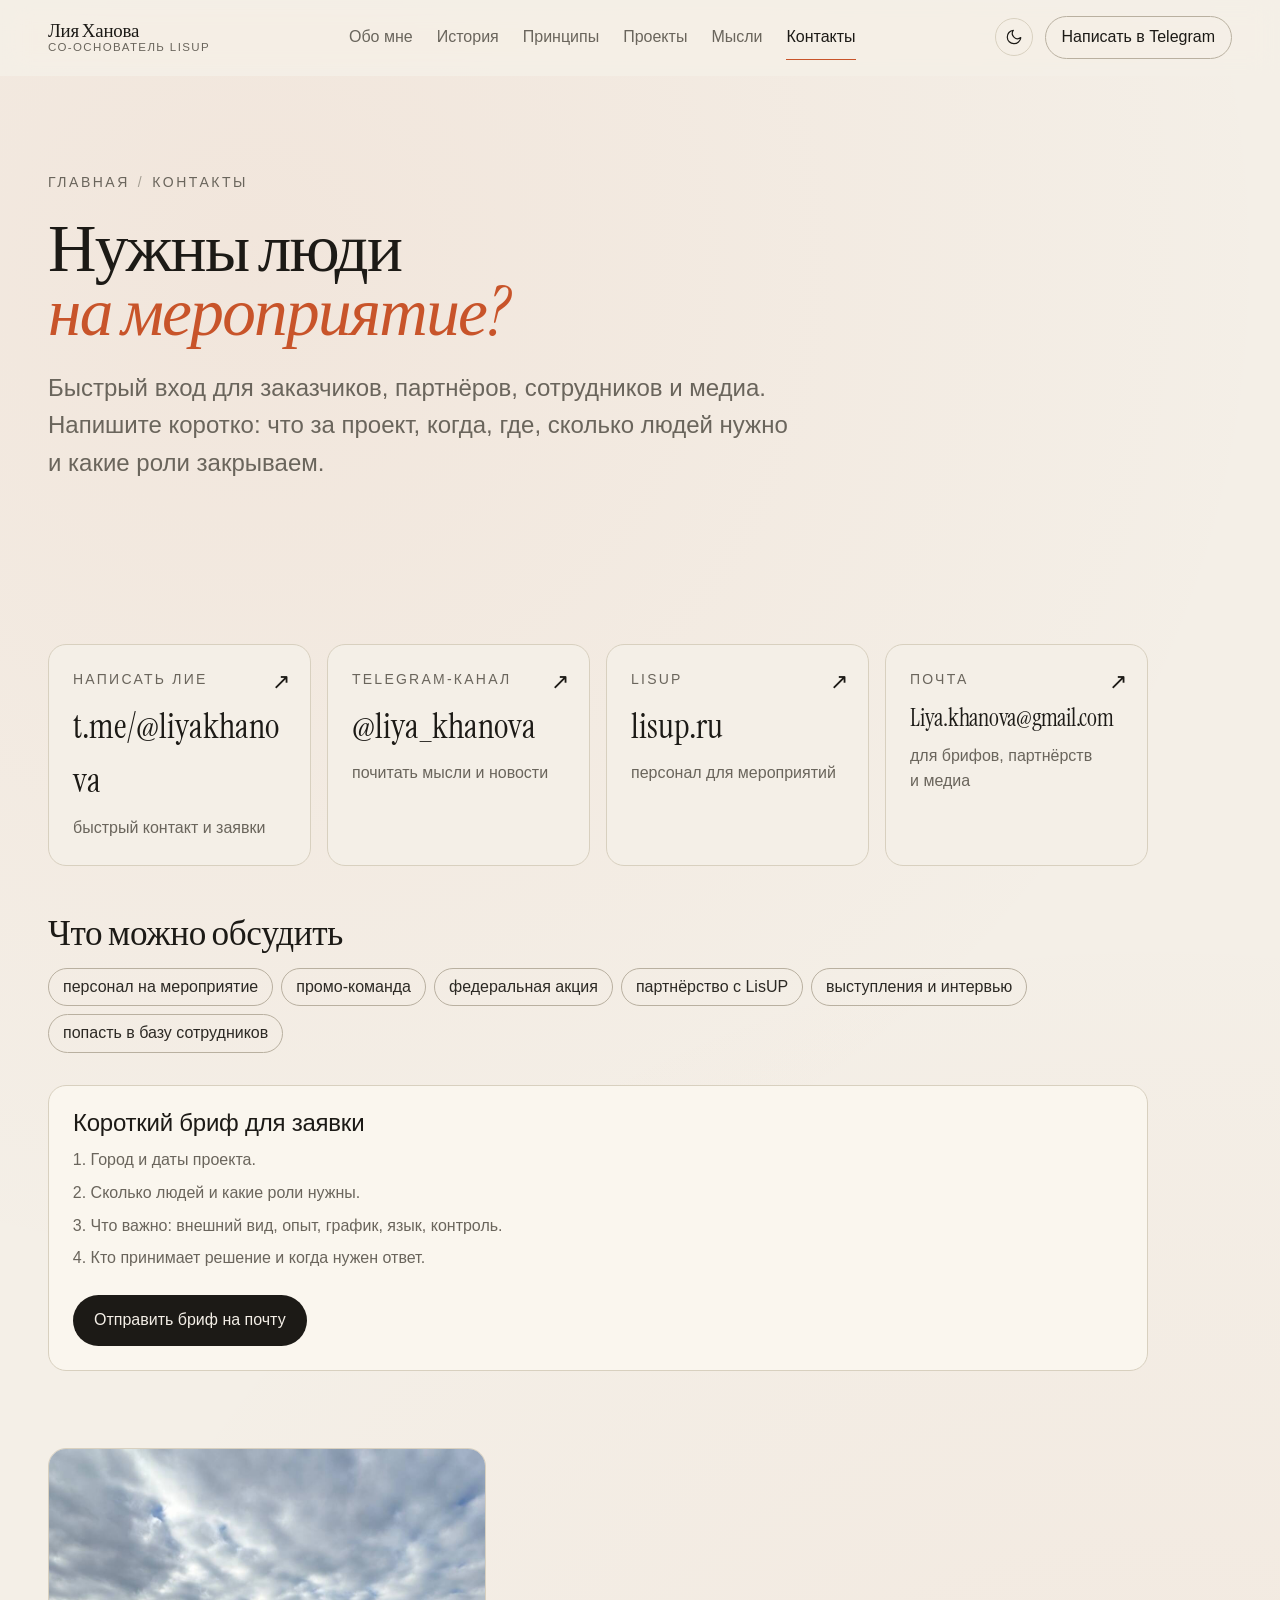
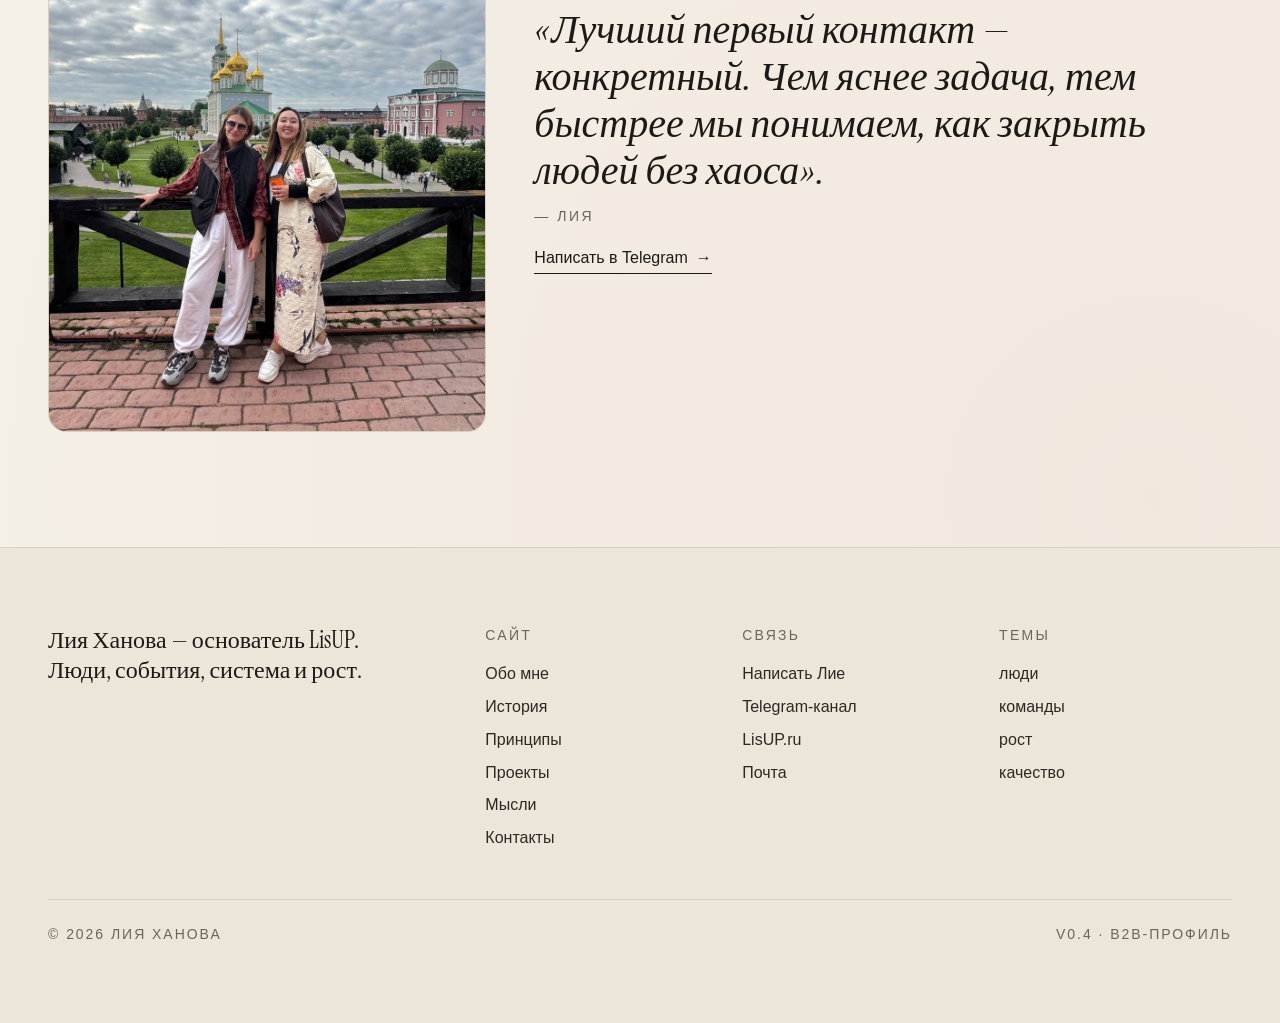
<file: contacts.html>
<!doctype html>
<html lang="ru" data-theme="light">
  <head>
    <meta charset="utf-8" />
    <meta name="viewport" content="width=device-width, initial-scale=1" />
    <title>Контакты — Лия Ханова</title>
    <meta name="description" content="Telegram, почта, LisUP. Форматы сотрудничества: выступления, наставничество, коллаборации." />
    <meta name="theme-color" content="#F4EFE7" />
    <meta property="og:title" content="Контакты — Лия Ханова" />
    <meta property="og:description" content="Telegram, почта, LisUP. Форматы сотрудничества: выступления, наставничество, коллаборации." />
    <meta property="og:type" content="profile" />
    <meta property="og:locale" content="ru_RU" />
    <meta property="og:image" content="assets/images/liya-hero-portrait.jpg" />

    <link rel="preconnect" href="https://api.fontshare.com" />
    <link rel="preconnect" href="https://fonts.googleapis.com" />
    <link rel="preconnect" href="https://fonts.gstatic.com" crossorigin />
    <link href="https://api.fontshare.com/v2/css?f[]=satoshi@300,400,500,700&display=swap" rel="stylesheet" />
    <link href="https://fonts.googleapis.com/css2?family=Instrument+Serif:ital@0;1&display=swap" rel="stylesheet" />

    <link rel="stylesheet" href="styles.css" />

    <script type="application/ld+json">
      {
        "@context": "https://schema.org",
        "@type": "Person",
        "name": "Лия Ханова",
        "jobTitle": "Со-основатель LisUP",
        "url": "https://lisup.ru",
        "email": "Liya.khanova@gmail.com",
        "sameAs": ["https://t.me/liyakhanova", "https://t.me/liya_khanova", "https://lisup.ru"],
        "worksFor": { "@type": "Organization", "name": "LisUP", "url": "https://lisup.ru" }
      }
    </script>
  </head>
  <body>
    <a class="sr-only-focusable" href="#main">Перейти к содержимому</a>

    <header class="site-header" id="header">
      <a class="brand" href="index.html" aria-label="Лия Ханова, на главную">
        <span class="brand__text">
          <span class="brand__name">Лия Ханова</span>
          <span class="brand__role">со-основатель LisUP</span>
        </span>
      </a>

      <nav class="site-nav" aria-label="Главная навигация">
          <a href="about.html">Обо мне</a>
          <a href="story.html">История</a>
          <a href="principles.html">Принципы</a>
          <a href="projects.html">Проекты</a>
          <a href="thoughts.html">Мысли</a>
          <a href="contacts.html" aria-current="page">Контакты</a>
      </nav>

      <div class="header-actions">
        <button class="theme-toggle" data-theme-toggle aria-label="Переключить тему" type="button"></button>
        <a class="btn btn--ghost header-cta" href="https://t.me/liyakhanova" target="_blank" rel="noopener">Написать в&nbsp;Telegram</a>
      </div>

      <button class="menu-toggle" type="button" aria-label="Открыть меню" aria-expanded="false" aria-controls="mobile-nav">
        <span></span><span></span><span></span>
      </button>
    </header>

    <div class="mobile-nav" id="mobile-nav" hidden>
      <a href="index.html">Главная</a>
      <a href="about.html">Обо мне</a>
      <a href="story.html">История</a>
      <a href="principles.html">Принципы</a>
      <a href="projects.html">Проекты</a>
      <a href="thoughts.html">Мысли</a>
      <a href="contacts.html" aria-current="page">Контакты</a>
      <a href="https://t.me/liyakhanova" target="_blank" rel="noopener">Написать →</a>
      <a href="https://t.me/liya_khanova" target="_blank" rel="noopener">Почитать канал →</a>
      <a href="https://lisup.ru" target="_blank" rel="noopener">LisUP →</a>
    </div>

    <main id="main">
      <header class="page-head">
        <p class="page-head__crumbs"><a href="index.html">Главная</a><span aria-hidden="true">/</span><span>контакты</span></p>
        <h1>Нужны люди<br /><em>на&nbsp;мероприятие?</em></h1>
        <p class="page-head__lede">
          Быстрый вход для заказчиков, партнёров, сотрудников и&nbsp;медиа.
          Напишите коротко: что за&nbsp;проект, когда, где, сколько людей нужно
          и&nbsp;какие роли закрываем.
        </p>
      </header>

      <section class="contact section">
        <div class="contact__inner">
          <div class="contact__cards">
            <a class="contact-card" href="https://t.me/liyakhanova" target="_blank" rel="noopener">
              <span class="contact-card__label">Написать Лие</span>
              <span class="contact-card__value">t.me/@liyakhanova</span>
              <span class="contact-card__hint">быстрый контакт и&nbsp;заявки</span>
              <span class="contact-card__arrow" aria-hidden="true">↗</span>
            </a>
            <a class="contact-card" href="https://t.me/liya_khanova" target="_blank" rel="noopener">
              <span class="contact-card__label">Telegram-канал</span>
              <span class="contact-card__value">@liya_khanova</span>
              <span class="contact-card__hint">почитать мысли и&nbsp;новости</span>
              <span class="contact-card__arrow" aria-hidden="true">↗</span>
            </a>
            <a class="contact-card" href="https://lisup.ru" target="_blank" rel="noopener">
              <span class="contact-card__label">LisUP</span>
              <span class="contact-card__value">lisup.ru</span>
              <span class="contact-card__hint">персонал для мероприятий</span>
              <span class="contact-card__arrow" aria-hidden="true">↗</span>
            </a>
            <a class="contact-card" href="mailto:Liya.khanova@gmail.com">
              <span class="contact-card__label">Почта</span>
              <span class="contact-card__value contact-card__value--email">Liya.khanova@gmail.com</span>
              <span class="contact-card__hint">для брифов, партнёрств и&nbsp;медиа</span>
              <span class="contact-card__arrow" aria-hidden="true">↗</span>
            </a>
          </div>

          <h2 style="font-family: var(--font-display); font-weight: 400; font-size: var(--text-xl); margin-bottom: 1rem; letter-spacing: -0.01em">Что можно обсудить</h2>
          <ul class="contact__topics" role="list">
            <li>персонал на&nbsp;мероприятие</li>
            <li>промо-команда</li>
            <li>федеральная акция</li>
            <li>партнёрство с&nbsp;LisUP</li>
            <li>выступления и&nbsp;интервью</li>
            <li>попасть в&nbsp;базу сотрудников</li>
          </ul>

          <div class="brief-card">
            <h2>Короткий бриф для заявки</h2>
            <ol>
              <li>Город и&nbsp;даты проекта.</li>
              <li>Сколько людей и&nbsp;какие роли нужны.</li>
              <li>Что важно: внешний вид, опыт, график, язык, контроль.</li>
              <li>Кто принимает решение и&nbsp;когда нужен ответ.</li>
            </ol>
            <a class="btn btn--primary" href="mailto:Liya.khanova@gmail.com?subject=Заявка%20на%20персонал%20для%20мероприятия">Отправить бриф на&nbsp;почту</a>
          </div>

          <div class="contact__photo-row">
            <figure>
              <img src="assets/images/liya-friends-kremlin.jpg" alt="Лия с близким человеком на фоне города" width="960" height="1280" loading="lazy" decoding="async" />
            </figure>
            <div>
              <blockquote>&laquo;Лучший первый контакт&nbsp;— конкретный. Чем яснее задача, тем быстрее мы&nbsp;понимаем, как закрыть людей без хаоса&raquo;.</blockquote>
              <cite>— Лия</cite>
              <p style="margin-top: 1rem">
                <a class="link-arrow" href="https://t.me/liyakhanova" target="_blank" rel="noopener">
                  Написать в&nbsp;Telegram <span aria-hidden="true">→</span>
                </a>
              </p>
            </div>
          </div>
        </div>
      </section>

    </main>

    <footer class="site-footer">
      <div class="site-footer__inner">
        <div class="site-footer__brand">
          <p class="site-footer__tag">
            Лия Ханова — основатель LisUP.<br />
            Люди, события, система и&nbsp;рост.
          </p>
        </div>

        <nav class="site-footer__nav" aria-label="Подвал">
          <div>
            <p class="site-footer__heading">Сайт</p>
            <a href="about.html">Обо мне</a>
            <a href="story.html">История</a>
            <a href="principles.html">Принципы</a>
            <a href="projects.html">Проекты</a>
            <a href="thoughts.html">Мысли</a>
            <a href="contacts.html">Контакты</a>
          </div>
          <div>
            <p class="site-footer__heading">Связь</p>
            <a href="https://t.me/liyakhanova" target="_blank" rel="noopener">Написать Лие</a>
            <a href="https://t.me/liya_khanova" target="_blank" rel="noopener">Telegram-канал</a>
            <a href="https://lisup.ru" target="_blank" rel="noopener">LisUP.ru</a>
            <a href="mailto:Liya.khanova@gmail.com">Почта</a>
          </div>
          <div>
            <p class="site-footer__heading">Темы</p>
            <span>люди</span>
            <span>команды</span>
            <span>рост</span>
            <span>качество</span>
          </div>
        </nav>
      </div>

      <div class="site-footer__legal">
        <span>© 2026 Лия Ханова</span>
        <span>v0.4 · B2B-профиль</span>
      </div>
    </footer>

    <script src="script.js" defer></script>
  <script data-pplx-inline-edit>
(function () {
  if (window === window.top) return;

  const allowedParentOrigins = ["https://www.perplexity.ai","https://perplexity.ai","https://testing.perplexity.ai","https://staging.perplexity.ai","https://*.preview.i.perplexity.ai","http://localhost:3000","http://127.0.0.1:3000","http://localhost:5173","http://127.0.0.1:5173"];
  const MAX_FONT_BYTES = 500 * 1024;
  const MAX_TOTAL_FONT_BYTES = 2 * 1024 * 1024;
  let scrollForwarding = false;
  let scrollRaf = 0;
  let trustedTopOrigin = null;

  // Allow entries like "https://*.preview.i.perplexity.ai" — the wildcard
  // matches a single DNS label (no dots), so "https://*.foo" cannot stretch
  // across multiple labels.
  function matchesAllowedOrigin(origin) {
    if (!origin) return false;
    for (const entry of allowedParentOrigins) {
      if (!entry.includes("*")) {
        if (entry === origin) return true;
        continue;
      }
      const pattern = new RegExp(
        "^" +
          entry.replace(/[.+?^${}()|[\]\\]/g, "\\$&").replace(/\*/g, "[^.]+") +
          "$",
      );
      if (pattern.test(origin)) return true;
    }
    return false;
  }

  // Trust decision: when the sender is same-origin-visible (event.origin is a
  // real origin like https://www.perplexity.ai) we trust event.origin directly.
  // When event.origin is "null" (opaque broker srcdoc), we fall back to the
  // broker's stamped `parentOrigin` to identify the top window. The fallback
  // is claim-only — we rely on the browser's native `targetOrigin` enforcement
  // on the response path (see postToTrustedTop) to ensure replies can't be
  // delivered to anyone but the actual top window of that claimed origin.
  function getTrustedParentOrigin(event) {
    const forwardedParentOrigin =
      typeof event.data.parentOrigin === "string" ? event.data.parentOrigin : null;
    const parentOrigin = event.origin === "null" ? forwardedParentOrigin : event.origin;
    return matchesAllowedOrigin(parentOrigin) ? parentOrigin : null;
  }

  // All responses go to window.top with targetOrigin = the allowlisted origin.
  // An attacker that iframes us inside their own null-origin broker can claim
  // any parentOrigin they like, but the browser will drop the reply whenever
  // the real top's origin doesn't match — so the screenshot never leaves.
  function postToTrustedTop(message) {
    if (!trustedTopOrigin) return;
    try {
      window.top.postMessage(message, trustedTopOrigin);
    } catch (_error) {}
  }

  function inlineAll(original, clone) {
    if (original.nodeType !== 1 || clone.nodeType !== 1) return;

    try {
      const computedStyle = getComputedStyle(original);
      // cssText on a computed style is the serialized declaration in modern
      // Chromium/Safari — a single read beats enumerating ~400 longhand
      // properties. Firefox returns "" here, so we fall back on empty.
      const serialized = computedStyle.cssText;
      if (serialized) {
        clone.style.cssText = serialized;
      } else {
        const parts = new Array(computedStyle.length);
        for (let index = 0; index < computedStyle.length; index += 1) {
          const property = computedStyle[index];
          parts[index] = `${property}:${computedStyle.getPropertyValue(property)};`;
        }
        clone.style.cssText = parts.join("");
      }
    } catch (_error) {}

    const originalChildren = original.children;
    const clonedChildren = clone.children;
    for (
      let index = 0;
      index < originalChildren.length && index < clonedChildren.length;
      index += 1
    ) {
      inlineAll(originalChildren[index], clonedChildren[index]);
    }
  }

  function extractFontUrl(srcValue) {
    const matches = [
      ...srcValue.matchAll(
        /url\(["']?([^"')]+)["']?\)(?:\s*format\(["']?([^"')]+)["']?\))?/gi,
      ),
    ];
    if (matches.length === 0) return null;
    const woff2 = matches.find((m) => m[2] && m[2].toLowerCase().includes("woff2"));
    if (woff2) return woff2[1];
    const woff = matches.find((m) => m[2] && m[2].toLowerCase().includes("woff"));
    if (woff) return woff[1];
    return matches[0][1];
  }

  // Cache resolved font URL -> data URI across captures. Fonts on a page
  // essentially never change, and a batch run emits multiple captures back to
  // back — without this we'd refetch + re-base64 every time.
  const fontDataUriCache = new Map();
  const SRC_DECLARATION_RE = /src\s*:\s*[^;}]+/i;

  async function fetchAsDataUri(url) {
    if (fontDataUriCache.has(url)) return fontDataUriCache.get(url);
    let dataUri = null;
    try {
      const response = await fetch(url, { mode: "cors", credentials: "omit" });
      if (response.ok) {
        const blob = await response.blob();
        if (blob.size <= MAX_FONT_BYTES) {
          dataUri = await new Promise((resolve) => {
            const reader = new FileReader();
            reader.onloadend = () =>
              resolve(typeof reader.result === "string" ? reader.result : null);
            reader.onerror = () => resolve(null);
            reader.readAsDataURL(blob);
          });
        }
      }
    } catch (_error) {
      dataUri = null;
    }
    fontDataUriCache.set(url, dataUri);
    return dataUri;
  }

  function collectFontFaceRuleTexts() {
    const rules = [];
    for (const sheet of document.styleSheets) {
      let cssRules;
      try {
        cssRules = sheet.cssRules;
      } catch (_error) {
        continue;
      }
      if (!cssRules) continue;
      for (const rule of cssRules) {
        const cssText = rule.cssText || "";
        if (cssText.startsWith("@font-face")) rules.push(cssText);
      }
    }
    return rules;
  }

  async function buildInlinedFontCss() {
    const ruleTexts = collectFontFaceRuleTexts();
    if (ruleTexts.length === 0) return null;

    const resolved = ruleTexts.map((cssText) => {
      if (!SRC_DECLARATION_RE.test(cssText)) return null;
      const srcMatch = cssText.match(/src\s*:\s*([^;}]+)[;}]/i);
      if (!srcMatch) return null;
      const url = extractFontUrl(srcMatch[1]);
      if (!url) return null;
      try {
        return { cssText, url: new URL(url, document.baseURI).href };
      } catch (_error) {
        return null;
      }
    });

    const dataUris = await Promise.all(
      resolved.map((entry) => (entry ? fetchAsDataUri(entry.url) : Promise.resolve(null))),
    );

    const inlined = [];
    let totalBytes = 0;
    for (let index = 0; index < resolved.length; index += 1) {
      const entry = resolved[index];
      const dataUri = dataUris[index];
      if (!entry || !dataUri) continue;
      const approxBytes = dataUri.length * 0.75;
      if (totalBytes + approxBytes > MAX_TOTAL_FONT_BYTES) break;
      totalBytes += approxBytes;
      inlined.push(entry.cssText.replace(SRC_DECLARATION_RE, `src: url("${dataUri}")`));
    }
    return inlined.length > 0 ? inlined.join("\n") : null;
  }

  function stripExternal(clone) {
    const images = clone.querySelectorAll("img");
    for (let index = 0; index < images.length; index += 1) {
      const src = images[index].getAttribute("src");
      if (src && !src.startsWith("data:")) images[index].removeAttribute("src");
    }

    const elements = clone.querySelectorAll("*");
    for (let index = 0; index < elements.length; index += 1) {
      const style = elements[index].style.cssText;
      if (style && style.includes("url(")) {
        elements[index].style.cssText = style.replace(
          /url\(["']?(?!data:)[^)"']*["']?\)/gi,
          "none",
        );
      }
    }
  }

  function emitScroll() {
    scrollRaf = 0;
    if (!scrollForwarding) return;
    postToTrustedTop({
      type: "INLINE_EDIT_SCROLL",
      scrollX: window.scrollX,
      scrollY: window.scrollY,
    });
  }

  window.addEventListener(
    "scroll",
    function () {
      if (!scrollForwarding || scrollRaf) return;
      scrollRaf = requestAnimationFrame(emitScroll);
    },
    { passive: true, capture: true },
  );

  async function handleCaptureRequest(event) {
    const requestId = event.data.requestId;
    const scrollX = window.scrollX;
    const scrollY = window.scrollY;
    const width = window.innerWidth;
    const height = window.innerHeight;

    function postResult(dataUrl) {
      postToTrustedTop({
        type: "INLINE_EDIT_SCREENSHOT_RESULT",
        requestId,
        dataUrl,
        scrollX,
        scrollY,
      });
    }

    try {
      // Wait for any pending web fonts to resolve so both inline metrics and
      // the @font-face inlining below see the same loaded faces.
      if (document.fonts && document.fonts.ready) {
        try {
          await document.fonts.ready;
        } catch (_error) {}
      }

      const clone = document.documentElement.cloneNode(true);
      inlineAll(document.documentElement, clone);

      const removedNodes = clone.querySelectorAll("script,link[rel=\"stylesheet\"],style");
      for (let index = 0; index < removedNodes.length; index += 1) {
        removedNodes[index].remove();
      }

      stripExternal(clone);

      // Re-embed web fonts as data-URI @font-face rules so the SVG rasterizer
      // can resolve them — external font URLs aren't fetched during
      // foreignObject rendering, which would otherwise force a fallback face
      // and change text metrics.
      const inlinedFontCss = await buildInlinedFontCss();
      if (inlinedFontCss) {
        const styleEl = document.createElement("style");
        styleEl.textContent = inlinedFontCss;
        const head = clone.querySelector("head");
        if (head) head.appendChild(styleEl);
        else clone.insertBefore(styleEl, clone.firstChild);
      }

      const html = new XMLSerializer().serializeToString(clone);
      const svg =
        `<svg xmlns="http://www.w3.org/2000/svg" width="${width}" height="${height}">` +
        '<foreignObject width="100%" height="100%">' +
        `<div xmlns="http://www.w3.org/1999/xhtml" style="width:${width}px;height:${height}px;overflow:hidden">` +
        `<div style="transform:translate(-${scrollX}px,-${scrollY}px);transform-origin:top left">` +
        html +
        "</div></div></foreignObject></svg>";
      const svgUrl = `data:image/svg+xml;charset=utf-8,${encodeURIComponent(svg)}`;
      const image = new Image();
      image.onload = function () {
        const canvas = document.createElement("canvas");
        canvas.width = width;
        canvas.height = height;
        canvas.getContext("2d").drawImage(image, 0, 0);
        postResult(canvas.toDataURL("image/png"));
      };
      image.onerror = function () {
        postResult(null);
      };
      image.src = svgUrl;
    } catch (_error) {
      postResult(null);
    }
  }

  window.addEventListener("message", function (event) {
    if (!event.data) return;
    // Only accept messages from the direct parent frame. Blocks sibling /
    // unrelated-window postMessage senders that could otherwise reach us.
    if (event.source !== window.parent) return;

    const trustedParentOrigin = getTrustedParentOrigin(event);
    if (!trustedParentOrigin) return;
    trustedTopOrigin = trustedParentOrigin;

    if (event.data.type === "INLINE_EDIT_SCROLL_START") {
      scrollForwarding = true;
      emitScroll();
      return;
    }

    if (event.data.type === "INLINE_EDIT_SCROLL_STOP") {
      scrollForwarding = false;
      if (scrollRaf) cancelAnimationFrame(scrollRaf);
      scrollRaf = 0;
      return;
    }

    if (event.data.type !== "INLINE_EDIT_CAPTURE_REQUEST") return;

    handleCaptureRequest(event);
  });
})();


</script></body>
</html>
</file>
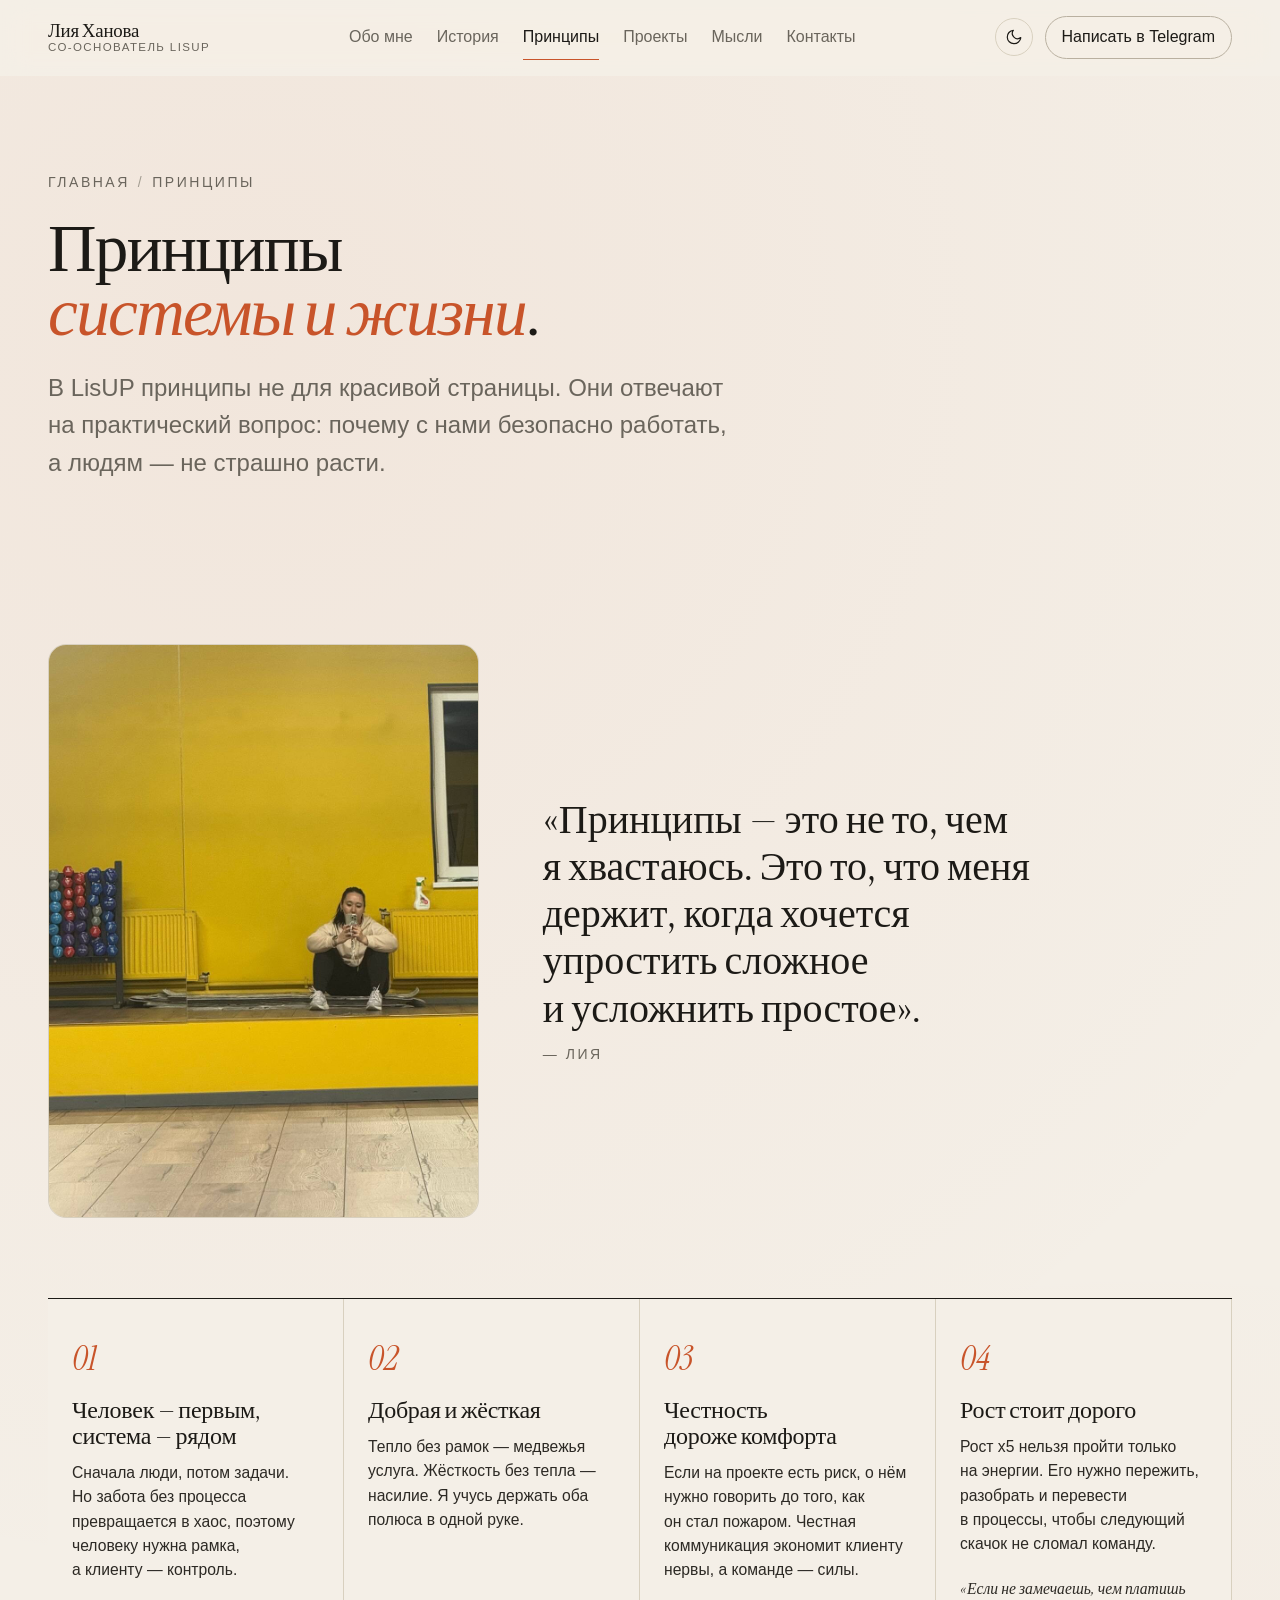
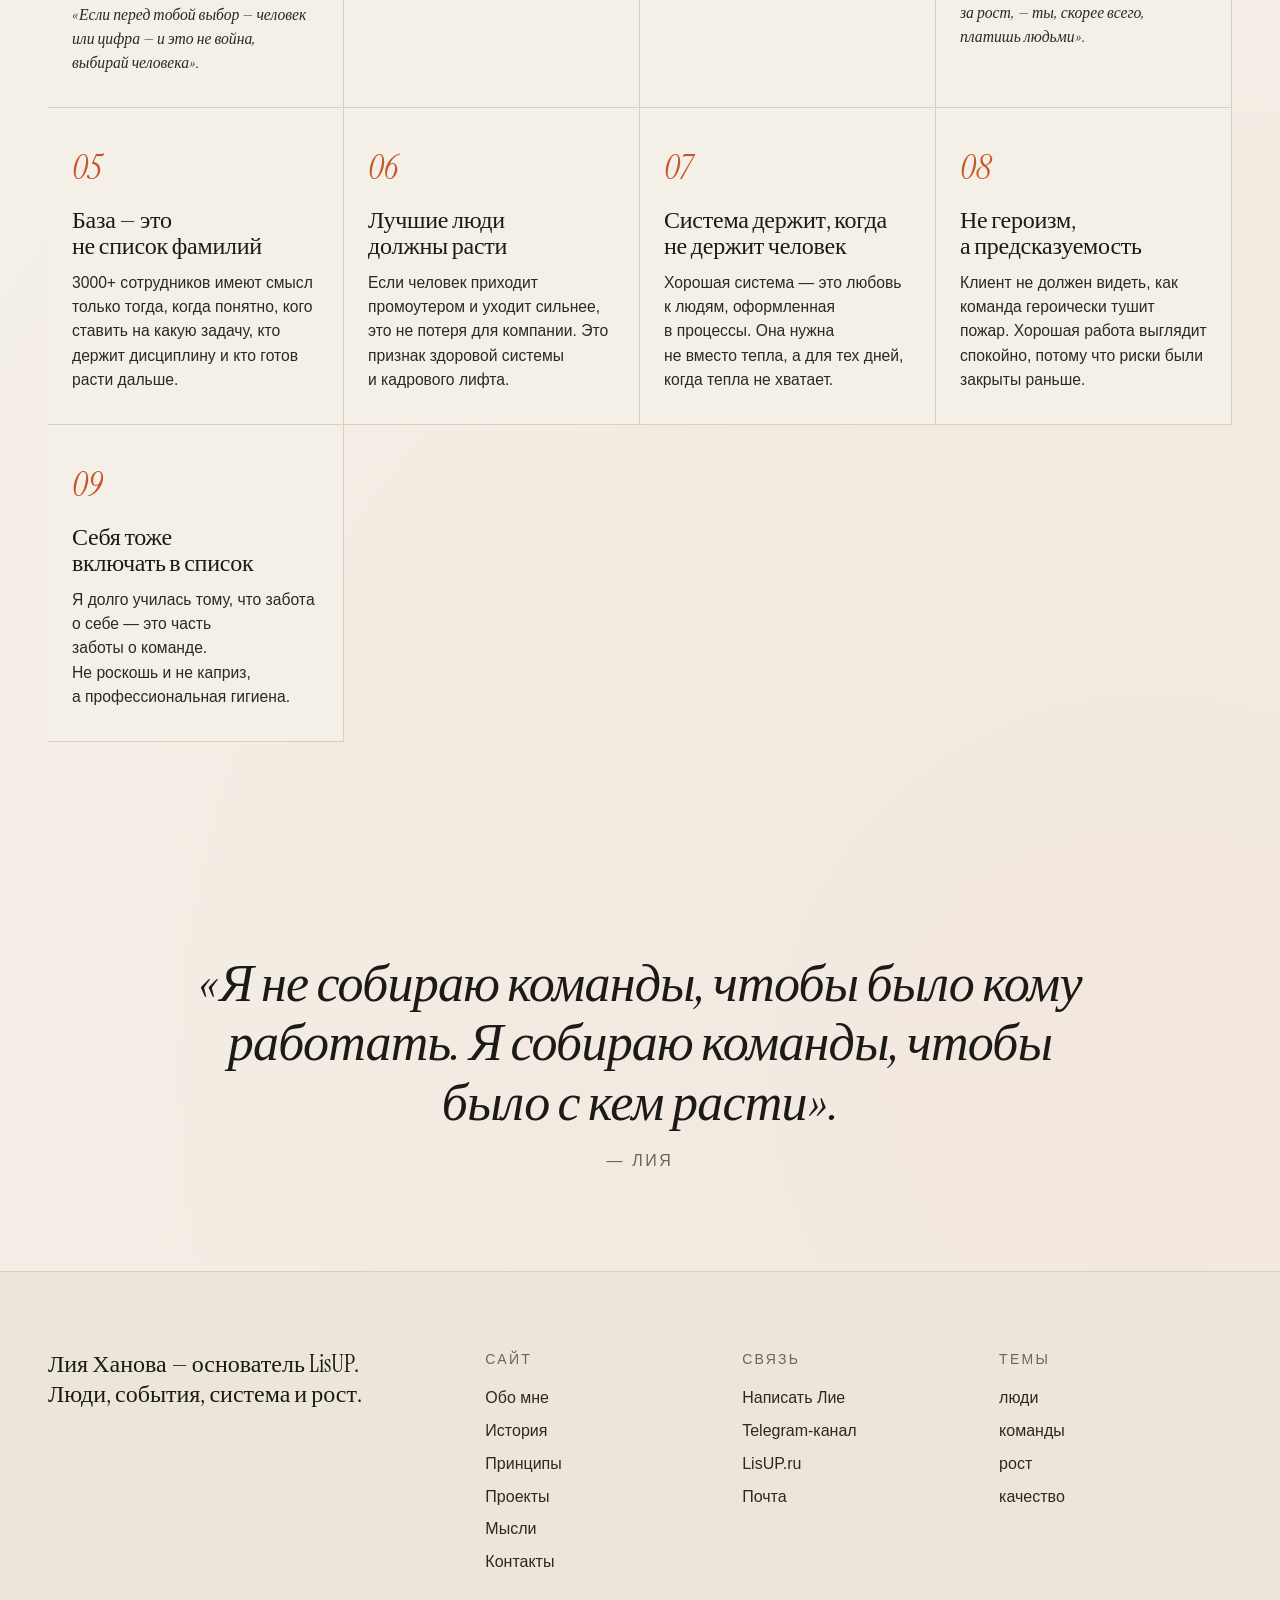
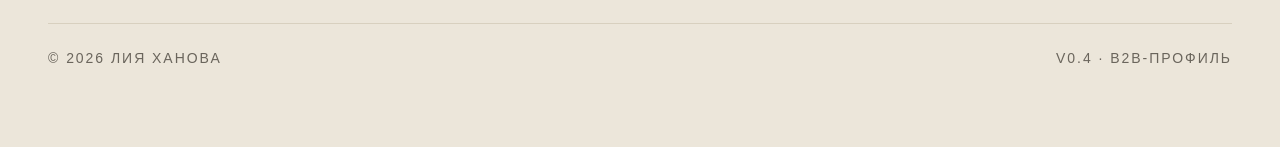
<file: principles.html>
<!doctype html>
<html lang="ru" data-theme="light">
  <head>
    <meta charset="utf-8" />
    <meta name="viewport" content="width=device-width, initial-scale=1" />
    <title>Принципы — Лия Ханова</title>
    <meta name="description" content="Принципы работы и жизни: доброта и жёсткость, честность, цена роста, уважение ко взрослым." />
    <meta name="theme-color" content="#F4EFE7" />
    <meta property="og:title" content="Принципы — Лия Ханова" />
    <meta property="og:description" content="Принципы работы и жизни: доброта и жёсткость, честность, цена роста, уважение ко взрослым." />
    <meta property="og:type" content="profile" />
    <meta property="og:locale" content="ru_RU" />
    <meta property="og:image" content="assets/images/liya-hero-portrait.jpg" />

    <link rel="preconnect" href="https://api.fontshare.com" />
    <link rel="preconnect" href="https://fonts.googleapis.com" />
    <link rel="preconnect" href="https://fonts.gstatic.com" crossorigin />
    <link href="https://api.fontshare.com/v2/css?f[]=satoshi@300,400,500,700&display=swap" rel="stylesheet" />
    <link href="https://fonts.googleapis.com/css2?family=Instrument+Serif:ital@0;1&display=swap" rel="stylesheet" />

    <link rel="stylesheet" href="styles.css" />

    <script type="application/ld+json">
      {
        "@context": "https://schema.org",
        "@type": "Person",
        "name": "Лия Ханова",
        "jobTitle": "Со-основатель LisUP",
        "url": "https://lisup.ru",
        "email": "Liya.khanova@gmail.com",
        "sameAs": ["https://t.me/liyakhanova", "https://t.me/liya_khanova", "https://lisup.ru"],
        "worksFor": { "@type": "Organization", "name": "LisUP", "url": "https://lisup.ru" }
      }
    </script>
  </head>
  <body>
    <a class="sr-only-focusable" href="#main">Перейти к содержимому</a>

    <header class="site-header" id="header">
      <a class="brand" href="index.html" aria-label="Лия Ханова, на главную">
        <span class="brand__text">
          <span class="brand__name">Лия Ханова</span>
          <span class="brand__role">Со-основатель LisUP</span>
        </span>
      </a>

      <nav class="site-nav" aria-label="Главная навигация">
          <a href="about.html">Обо мне</a>
          <a href="story.html">История</a>
          <a href="principles.html" aria-current="page">Принципы</a>
          <a href="projects.html">Проекты</a>
          <a href="thoughts.html">Мысли</a>
          <a href="contacts.html">Контакты</a>
      </nav>

      <div class="header-actions">
        <button class="theme-toggle" data-theme-toggle aria-label="Переключить тему" type="button"></button>
        <a class="btn btn--ghost header-cta" href="https://t.me/liyakhanova" target="_blank" rel="noopener">Написать в&nbsp;Telegram</a>
      </div>

      <button class="menu-toggle" type="button" aria-label="Открыть меню" aria-expanded="false" aria-controls="mobile-nav">
        <span></span><span></span><span></span>
      </button>
    </header>

    <div class="mobile-nav" id="mobile-nav" hidden>
      <a href="index.html">Главная</a>
      <a href="about.html">Обо мне</a>
      <a href="story.html">История</a>
      <a href="principles.html" aria-current="page">Принципы</a>
      <a href="projects.html">Проекты</a>
      <a href="thoughts.html">Мысли</a>
      <a href="contacts.html">Контакты</a>
      <a href="https://t.me/liyakhanova" target="_blank" rel="noopener">Написать →</a>
      <a href="https://t.me/liya_khanova" target="_blank" rel="noopener">Почитать канал →</a>
      <a href="https://lisup.ru" target="_blank" rel="noopener">LisUP →</a>
    </div>

    <main id="main">
      <header class="page-head">
        <p class="page-head__crumbs"><a href="index.html">Главная</a><span aria-hidden="true">/</span><span>принципы</span></p>
        <h1>Принципы<br /><em>системы и&nbsp;жизни</em>.</h1>
        <p class="page-head__lede">
          В&nbsp;LisUP принципы не&nbsp;для красивой страницы. Они отвечают
          на&nbsp;практический вопрос: почему с&nbsp;нами безопасно работать,
          а&nbsp;людям&nbsp;— не&nbsp;страшно расти.
        </p>
      </header>

      <section class="section">
        <div class="principles__inset">
          <figure>
            <img src="assets/images/liya-yellow-quiet.jpg" alt="Лия в тишине, на жёлтой стене" width="960" height="1280" loading="lazy" decoding="async" />
          </figure>
          <div>
            <blockquote>
              &laquo;Принципы&nbsp;— это не&nbsp;то, чем я&nbsp;хвастаюсь.
              Это то, что меня держит, когда хочется упростить сложное
              и&nbsp;усложнить простое&raquo;.
            </blockquote>
            <cite>— Лия</cite>
          </div>
        </div>

        <ol class="principles__list">
          <li class="principle">
            <span class="principle__num">01</span>
            <h3>Человек&nbsp;— первым, система&nbsp;— рядом</h3>
            <p>Сначала люди, потом задачи. Но&nbsp;забота без процесса превращается в&nbsp;хаос, поэтому человеку нужна рамка, а&nbsp;клиенту&nbsp;— контроль.</p>
            <p class="principle__quote">&laquo;Если перед тобой выбор&nbsp;— человек или цифра&nbsp;— и&nbsp;это не&nbsp;война, выбирай человека&raquo;.</p>
          </li>
          <li class="principle">
            <span class="principle__num">02</span>
            <h3>Добрая и&nbsp;жёсткая</h3>
            <p>Тепло без рамок&nbsp;— медвежья услуга. Жёсткость без тепла&nbsp;— насилие. Я&nbsp;учусь держать оба полюса в&nbsp;одной руке.</p>
          </li>
          <li class="principle">
            <span class="principle__num">03</span>
            <h3>Честность дороже комфорта</h3>
            <p>Если на&nbsp;проекте есть риск, о&nbsp;нём нужно говорить до&nbsp;того, как он&nbsp;стал пожаром. Честная коммуникация экономит клиенту нервы, а&nbsp;команде&nbsp;— силы.</p>
          </li>
          <li class="principle">
            <span class="principle__num">04</span>
            <h3>Рост стоит дорого</h3>
            <p>Рост x5 нельзя пройти только на&nbsp;энергии. Его нужно пережить, разобрать и&nbsp;перевести в&nbsp;процессы, чтобы следующий скачок не&nbsp;сломал команду.</p>
            <p class="principle__quote">&laquo;Если не&nbsp;замечаешь, чем платишь за&nbsp;рост, — ты, скорее всего, платишь людьми&raquo;.</p>
          </li>
          <li class="principle">
            <span class="principle__num">05</span>
            <h3>База&nbsp;— это не&nbsp;список фамилий</h3>
            <p>3000+ сотрудников имеют смысл только тогда, когда понятно, кого ставить на&nbsp;какую задачу, кто держит дисциплину и&nbsp;кто готов расти дальше.</p>
          </li>
          <li class="principle">
            <span class="principle__num">06</span>
            <h3>Лучшие люди должны расти</h3>
            <p>Если человек приходит промоутером и&nbsp;уходит сильнее, это не&nbsp;потеря для компании. Это признак здоровой системы и&nbsp;кадрового лифта.</p>
          </li>
          <li class="principle">
            <span class="principle__num">07</span>
            <h3>Система держит, когда не&nbsp;держит человек</h3>
            <p>Хорошая система&nbsp;— это любовь к&nbsp;людям, оформленная в&nbsp;процессы. Она нужна не&nbsp;вместо тепла, а&nbsp;для тех дней, когда тепла не&nbsp;хватает.</p>
          </li>
          <li class="principle">
            <span class="principle__num">08</span>
            <h3>Не&nbsp;героизм, а&nbsp;предсказуемость</h3>
            <p>Клиент не&nbsp;должен видеть, как команда героически тушит пожар. Хорошая работа выглядит спокойно, потому что риски были закрыты раньше.</p>
          </li>
          <li class="principle">
            <span class="principle__num">09</span>
            <h3>Себя тоже включать в&nbsp;список</h3>
            <p>Я&nbsp;долго училась тому, что забота о&nbsp;себе&nbsp;— это часть заботы о&nbsp;команде. Не&nbsp;роскошь и&nbsp;не&nbsp;каприз, а&nbsp;профессиональная гигиена.</p>
          </li>
        </ol>
      </section>

      <aside class="pullquote">
        <blockquote>
          &laquo;Я&nbsp;не&nbsp;собираю команды, чтобы было кому работать.
          Я&nbsp;собираю команды, чтобы было с&nbsp;кем расти&raquo;.
        </blockquote>
        <cite>— Лия</cite>
      </aside>

    </main>

    <footer class="site-footer">
      <div class="site-footer__inner">
        <div class="site-footer__brand">
          <p class="site-footer__tag">
            Лия Ханова — основатель LisUP.<br />
            Люди, события, система и&nbsp;рост.
          </p>
        </div>

        <nav class="site-footer__nav" aria-label="Подвал">
          <div>
            <p class="site-footer__heading">Сайт</p>
            <a href="about.html">Обо мне</a>
            <a href="story.html">История</a>
            <a href="principles.html">Принципы</a>
            <a href="projects.html">Проекты</a>
            <a href="thoughts.html">Мысли</a>
            <a href="contacts.html">Контакты</a>
          </div>
          <div>
            <p class="site-footer__heading">Связь</p>
            <a href="https://t.me/liyakhanova" target="_blank" rel="noopener">Написать Лие</a>
            <a href="https://t.me/liya_khanova" target="_blank" rel="noopener">Telegram-канал</a>
            <a href="https://lisup.ru" target="_blank" rel="noopener">LisUP.ru</a>
            <a href="mailto:Liya.khanova@gmail.com">Почта</a>
          </div>
          <div>
            <p class="site-footer__heading">Темы</p>
            <span>люди</span>
            <span>команды</span>
            <span>рост</span>
            <span>качество</span>
          </div>
        </nav>
      </div>

      <div class="site-footer__legal">
        <span>© 2026 Лия Ханова</span>
        <span>v0.4 · B2B-профиль</span>
      </div>
    </footer>

    <script src="script.js" defer></script>
  <script data-pplx-inline-edit>
(function () {
  if (window === window.top) return;

  const allowedParentOrigins = ["https://www.perplexity.ai","https://perplexity.ai","https://testing.perplexity.ai","https://staging.perplexity.ai","https://*.preview.i.perplexity.ai","http://localhost:3000","http://127.0.0.1:3000","http://localhost:5173","http://127.0.0.1:5173"];
  const MAX_FONT_BYTES = 500 * 1024;
  const MAX_TOTAL_FONT_BYTES = 2 * 1024 * 1024;
  let scrollForwarding = false;
  let scrollRaf = 0;
  let trustedTopOrigin = null;

  // Allow entries like "https://*.preview.i.perplexity.ai" — the wildcard
  // matches a single DNS label (no dots), so "https://*.foo" cannot stretch
  // across multiple labels.
  function matchesAllowedOrigin(origin) {
    if (!origin) return false;
    for (const entry of allowedParentOrigins) {
      if (!entry.includes("*")) {
        if (entry === origin) return true;
        continue;
      }
      const pattern = new RegExp(
        "^" +
          entry.replace(/[.+?^${}()|[\]\\]/g, "\\$&").replace(/\*/g, "[^.]+") +
          "$",
      );
      if (pattern.test(origin)) return true;
    }
    return false;
  }

  // Trust decision: when the sender is same-origin-visible (event.origin is a
  // real origin like https://www.perplexity.ai) we trust event.origin directly.
  // When event.origin is "null" (opaque broker srcdoc), we fall back to the
  // broker's stamped `parentOrigin` to identify the top window. The fallback
  // is claim-only — we rely on the browser's native `targetOrigin` enforcement
  // on the response path (see postToTrustedTop) to ensure replies can't be
  // delivered to anyone but the actual top window of that claimed origin.
  function getTrustedParentOrigin(event) {
    const forwardedParentOrigin =
      typeof event.data.parentOrigin === "string" ? event.data.parentOrigin : null;
    const parentOrigin = event.origin === "null" ? forwardedParentOrigin : event.origin;
    return matchesAllowedOrigin(parentOrigin) ? parentOrigin : null;
  }

  // All responses go to window.top with targetOrigin = the allowlisted origin.
  // An attacker that iframes us inside their own null-origin broker can claim
  // any parentOrigin they like, but the browser will drop the reply whenever
  // the real top's origin doesn't match — so the screenshot never leaves.
  function postToTrustedTop(message) {
    if (!trustedTopOrigin) return;
    try {
      window.top.postMessage(message, trustedTopOrigin);
    } catch (_error) {}
  }

  function inlineAll(original, clone) {
    if (original.nodeType !== 1 || clone.nodeType !== 1) return;

    try {
      const computedStyle = getComputedStyle(original);
      // cssText on a computed style is the serialized declaration in modern
      // Chromium/Safari — a single read beats enumerating ~400 longhand
      // properties. Firefox returns "" here, so we fall back on empty.
      const serialized = computedStyle.cssText;
      if (serialized) {
        clone.style.cssText = serialized;
      } else {
        const parts = new Array(computedStyle.length);
        for (let index = 0; index < computedStyle.length; index += 1) {
          const property = computedStyle[index];
          parts[index] = `${property}:${computedStyle.getPropertyValue(property)};`;
        }
        clone.style.cssText = parts.join("");
      }
    } catch (_error) {}

    const originalChildren = original.children;
    const clonedChildren = clone.children;
    for (
      let index = 0;
      index < originalChildren.length && index < clonedChildren.length;
      index += 1
    ) {
      inlineAll(originalChildren[index], clonedChildren[index]);
    }
  }

  function extractFontUrl(srcValue) {
    const matches = [
      ...srcValue.matchAll(
        /url\(["']?([^"')]+)["']?\)(?:\s*format\(["']?([^"')]+)["']?\))?/gi,
      ),
    ];
    if (matches.length === 0) return null;
    const woff2 = matches.find((m) => m[2] && m[2].toLowerCase().includes("woff2"));
    if (woff2) return woff2[1];
    const woff = matches.find((m) => m[2] && m[2].toLowerCase().includes("woff"));
    if (woff) return woff[1];
    return matches[0][1];
  }

  // Cache resolved font URL -> data URI across captures. Fonts on a page
  // essentially never change, and a batch run emits multiple captures back to
  // back — without this we'd refetch + re-base64 every time.
  const fontDataUriCache = new Map();
  const SRC_DECLARATION_RE = /src\s*:\s*[^;}]+/i;

  async function fetchAsDataUri(url) {
    if (fontDataUriCache.has(url)) return fontDataUriCache.get(url);
    let dataUri = null;
    try {
      const response = await fetch(url, { mode: "cors", credentials: "omit" });
      if (response.ok) {
        const blob = await response.blob();
        if (blob.size <= MAX_FONT_BYTES) {
          dataUri = await new Promise((resolve) => {
            const reader = new FileReader();
            reader.onloadend = () =>
              resolve(typeof reader.result === "string" ? reader.result : null);
            reader.onerror = () => resolve(null);
            reader.readAsDataURL(blob);
          });
        }
      }
    } catch (_error) {
      dataUri = null;
    }
    fontDataUriCache.set(url, dataUri);
    return dataUri;
  }

  function collectFontFaceRuleTexts() {
    const rules = [];
    for (const sheet of document.styleSheets) {
      let cssRules;
      try {
        cssRules = sheet.cssRules;
      } catch (_error) {
        continue;
      }
      if (!cssRules) continue;
      for (const rule of cssRules) {
        const cssText = rule.cssText || "";
        if (cssText.startsWith("@font-face")) rules.push(cssText);
      }
    }
    return rules;
  }

  async function buildInlinedFontCss() {
    const ruleTexts = collectFontFaceRuleTexts();
    if (ruleTexts.length === 0) return null;

    const resolved = ruleTexts.map((cssText) => {
      if (!SRC_DECLARATION_RE.test(cssText)) return null;
      const srcMatch = cssText.match(/src\s*:\s*([^;}]+)[;}]/i);
      if (!srcMatch) return null;
      const url = extractFontUrl(srcMatch[1]);
      if (!url) return null;
      try {
        return { cssText, url: new URL(url, document.baseURI).href };
      } catch (_error) {
        return null;
      }
    });

    const dataUris = await Promise.all(
      resolved.map((entry) => (entry ? fetchAsDataUri(entry.url) : Promise.resolve(null))),
    );

    const inlined = [];
    let totalBytes = 0;
    for (let index = 0; index < resolved.length; index += 1) {
      const entry = resolved[index];
      const dataUri = dataUris[index];
      if (!entry || !dataUri) continue;
      const approxBytes = dataUri.length * 0.75;
      if (totalBytes + approxBytes > MAX_TOTAL_FONT_BYTES) break;
      totalBytes += approxBytes;
      inlined.push(entry.cssText.replace(SRC_DECLARATION_RE, `src: url("${dataUri}")`));
    }
    return inlined.length > 0 ? inlined.join("\n") : null;
  }

  function stripExternal(clone) {
    const images = clone.querySelectorAll("img");
    for (let index = 0; index < images.length; index += 1) {
      const src = images[index].getAttribute("src");
      if (src && !src.startsWith("data:")) images[index].removeAttribute("src");
    }

    const elements = clone.querySelectorAll("*");
    for (let index = 0; index < elements.length; index += 1) {
      const style = elements[index].style.cssText;
      if (style && style.includes("url(")) {
        elements[index].style.cssText = style.replace(
          /url\(["']?(?!data:)[^)"']*["']?\)/gi,
          "none",
        );
      }
    }
  }

  function emitScroll() {
    scrollRaf = 0;
    if (!scrollForwarding) return;
    postToTrustedTop({
      type: "INLINE_EDIT_SCROLL",
      scrollX: window.scrollX,
      scrollY: window.scrollY,
    });
  }

  window.addEventListener(
    "scroll",
    function () {
      if (!scrollForwarding || scrollRaf) return;
      scrollRaf = requestAnimationFrame(emitScroll);
    },
    { passive: true, capture: true },
  );

  async function handleCaptureRequest(event) {
    const requestId = event.data.requestId;
    const scrollX = window.scrollX;
    const scrollY = window.scrollY;
    const width = window.innerWidth;
    const height = window.innerHeight;

    function postResult(dataUrl) {
      postToTrustedTop({
        type: "INLINE_EDIT_SCREENSHOT_RESULT",
        requestId,
        dataUrl,
        scrollX,
        scrollY,
      });
    }

    try {
      // Wait for any pending web fonts to resolve so both inline metrics and
      // the @font-face inlining below see the same loaded faces.
      if (document.fonts && document.fonts.ready) {
        try {
          await document.fonts.ready;
        } catch (_error) {}
      }

      const clone = document.documentElement.cloneNode(true);
      inlineAll(document.documentElement, clone);

      const removedNodes = clone.querySelectorAll("script,link[rel=\"stylesheet\"],style");
      for (let index = 0; index < removedNodes.length; index += 1) {
        removedNodes[index].remove();
      }

      stripExternal(clone);

      // Re-embed web fonts as data-URI @font-face rules so the SVG rasterizer
      // can resolve them — external font URLs aren't fetched during
      // foreignObject rendering, which would otherwise force a fallback face
      // and change text metrics.
      const inlinedFontCss = await buildInlinedFontCss();
      if (inlinedFontCss) {
        const styleEl = document.createElement("style");
        styleEl.textContent = inlinedFontCss;
        const head = clone.querySelector("head");
        if (head) head.appendChild(styleEl);
        else clone.insertBefore(styleEl, clone.firstChild);
      }

      const html = new XMLSerializer().serializeToString(clone);
      const svg =
        `<svg xmlns="http://www.w3.org/2000/svg" width="${width}" height="${height}">` +
        '<foreignObject width="100%" height="100%">' +
        `<div xmlns="http://www.w3.org/1999/xhtml" style="width:${width}px;height:${height}px;overflow:hidden">` +
        `<div style="transform:translate(-${scrollX}px,-${scrollY}px);transform-origin:top left">` +
        html +
        "</div></div></foreignObject></svg>";
      const svgUrl = `data:image/svg+xml;charset=utf-8,${encodeURIComponent(svg)}`;
      const image = new Image();
      image.onload = function () {
        const canvas = document.createElement("canvas");
        canvas.width = width;
        canvas.height = height;
        canvas.getContext("2d").drawImage(image, 0, 0);
        postResult(canvas.toDataURL("image/png"));
      };
      image.onerror = function () {
        postResult(null);
      };
      image.src = svgUrl;
    } catch (_error) {
      postResult(null);
    }
  }

  window.addEventListener("message", function (event) {
    if (!event.data) return;
    // Only accept messages from the direct parent frame. Blocks sibling /
    // unrelated-window postMessage senders that could otherwise reach us.
    if (event.source !== window.parent) return;

    const trustedParentOrigin = getTrustedParentOrigin(event);
    if (!trustedParentOrigin) return;
    trustedTopOrigin = trustedParentOrigin;

    if (event.data.type === "INLINE_EDIT_SCROLL_START") {
      scrollForwarding = true;
      emitScroll();
      return;
    }

    if (event.data.type === "INLINE_EDIT_SCROLL_STOP") {
      scrollForwarding = false;
      if (scrollRaf) cancelAnimationFrame(scrollRaf);
      scrollRaf = 0;
      return;
    }

    if (event.data.type !== "INLINE_EDIT_CAPTURE_REQUEST") return;

    handleCaptureRequest(event);
  });
})();


</script></body>
</html>
</file>
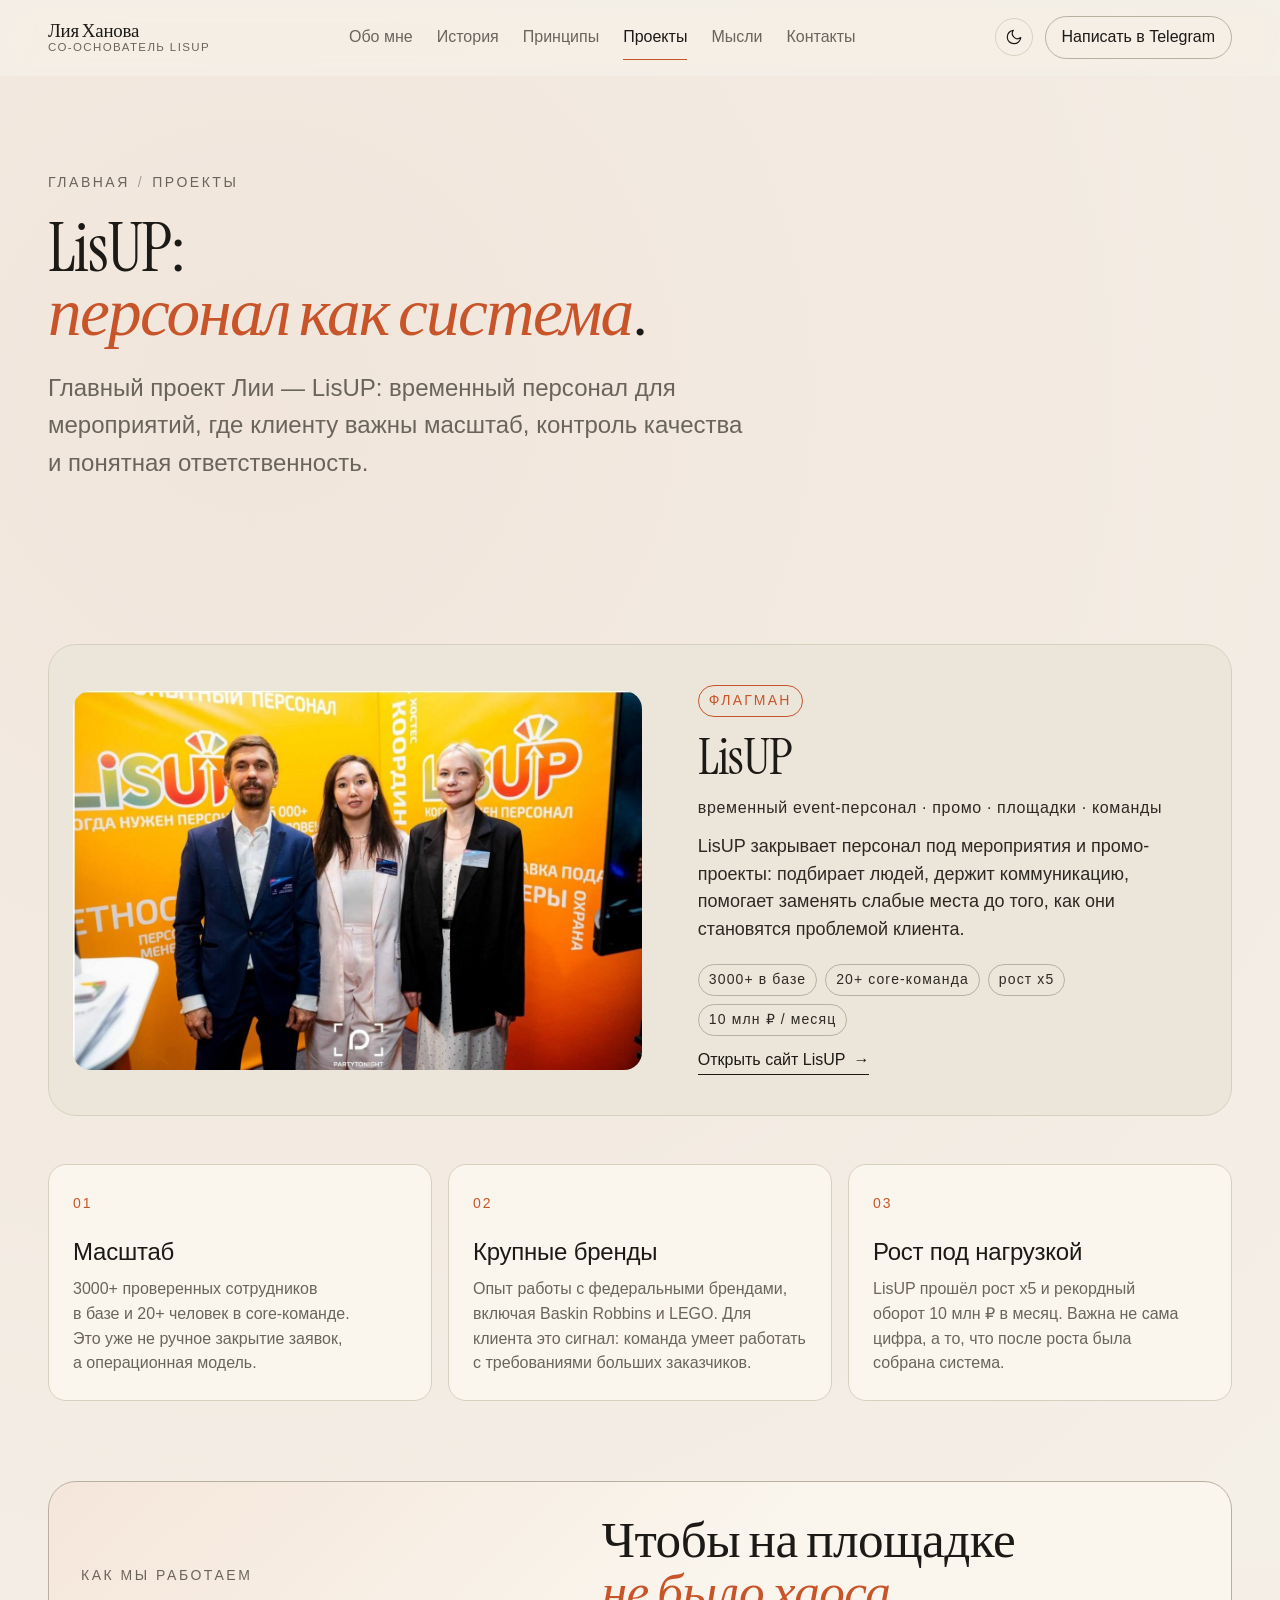
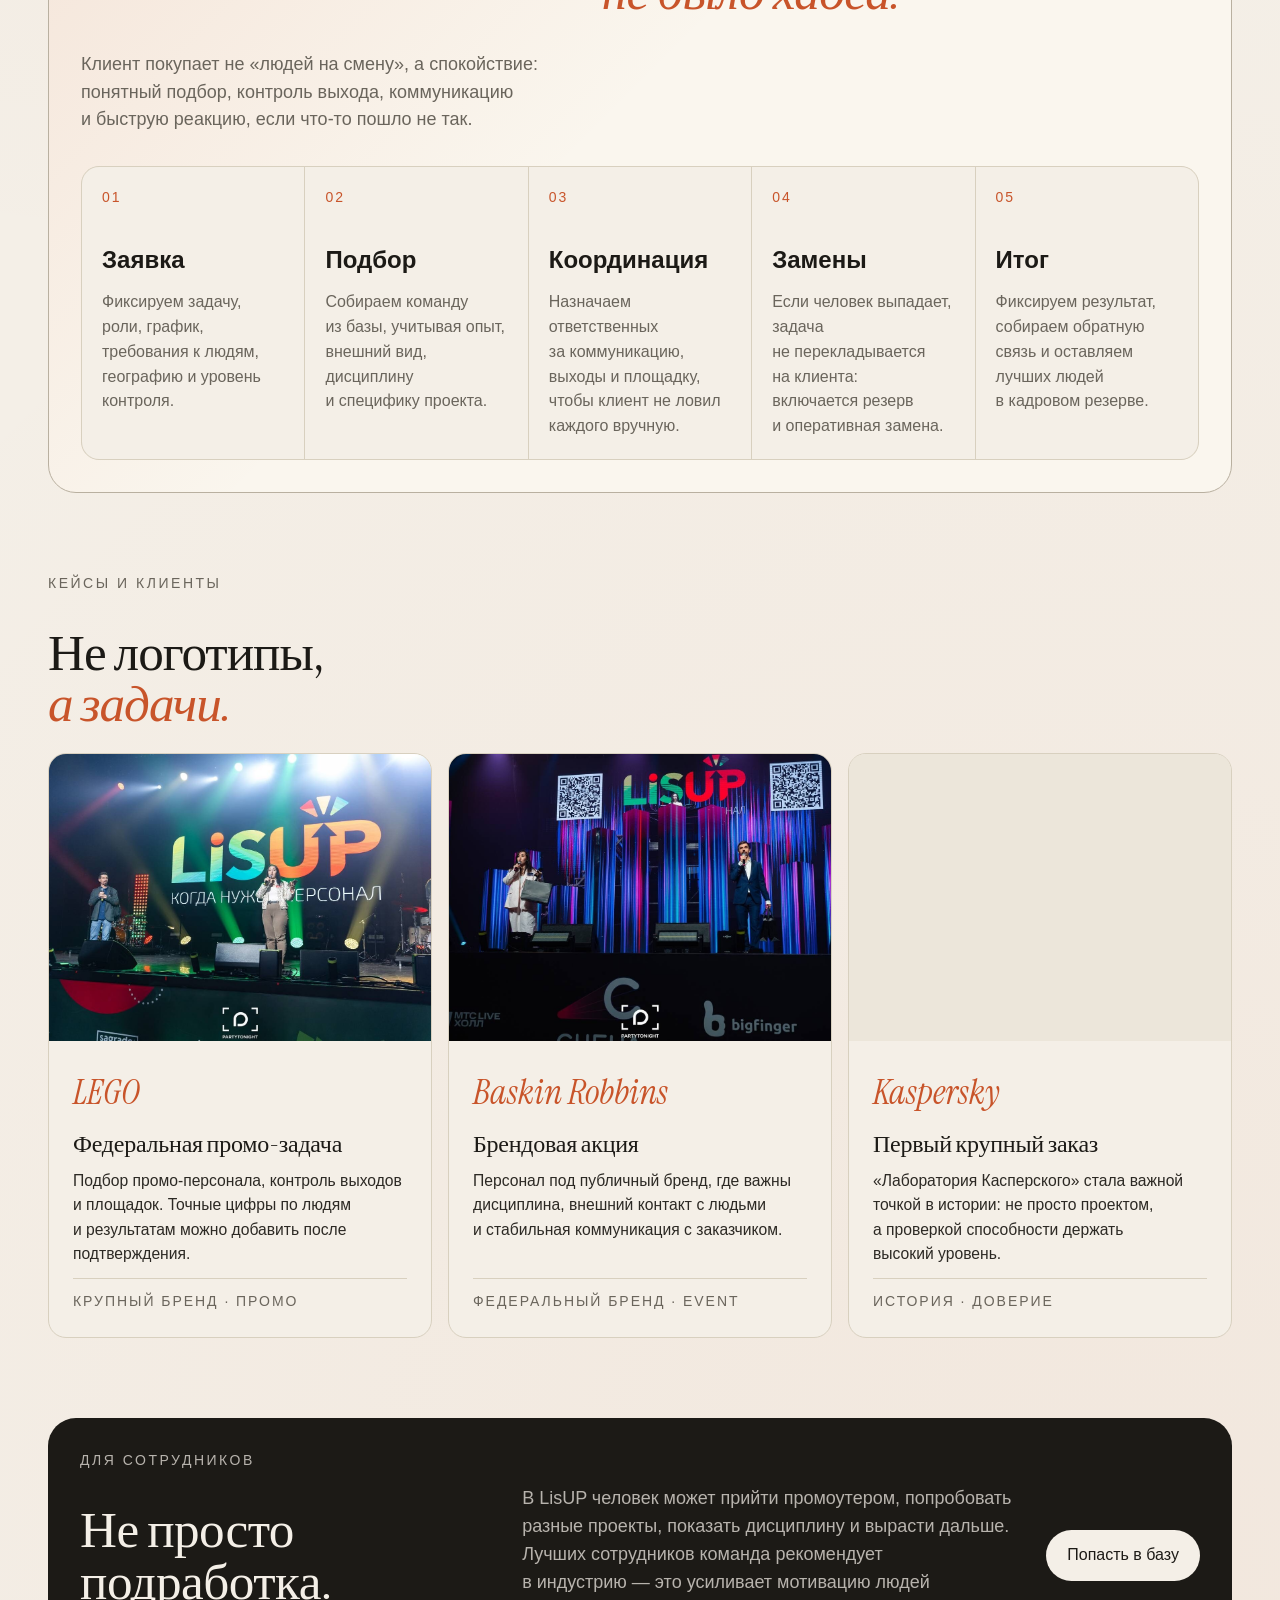
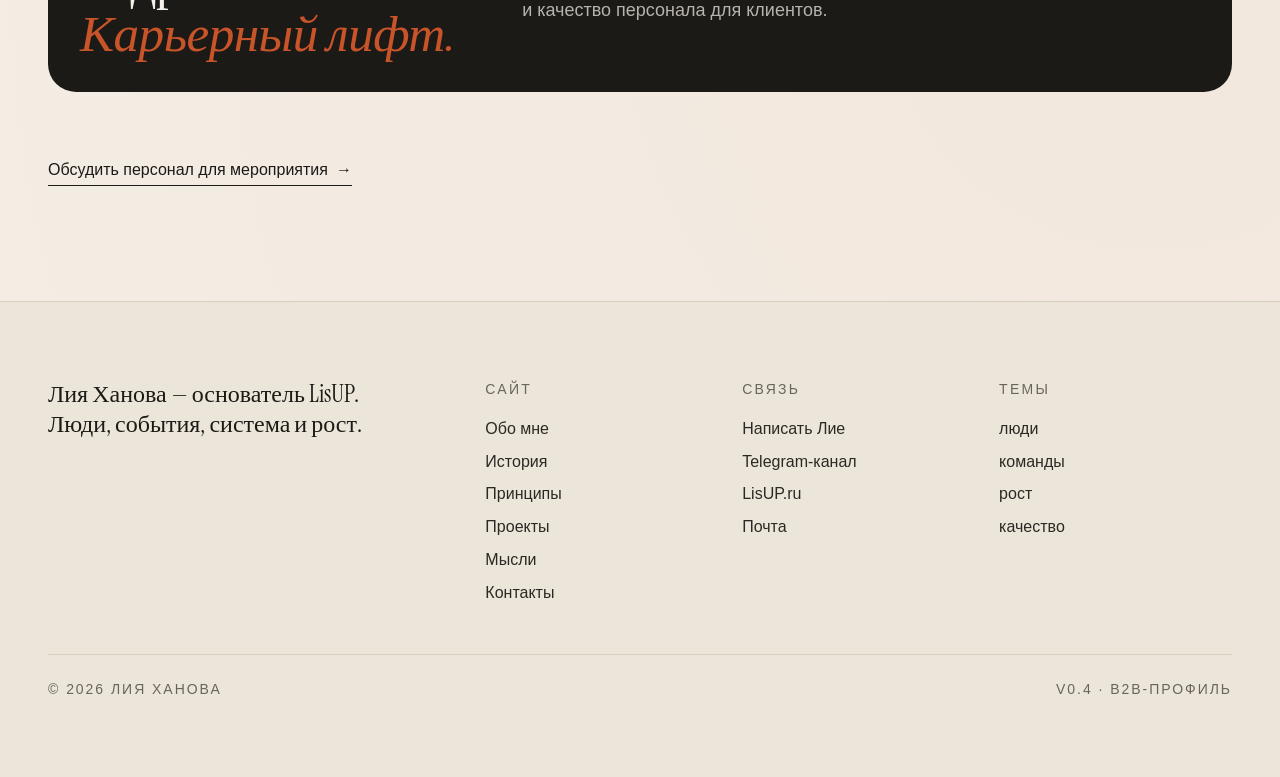
<file: projects.html>
<!doctype html>
<html lang="ru" data-theme="light">
  <head>
    <meta charset="utf-8" />
    <meta name="viewport" content="width=device-width, initial-scale=1" />
    <title>LisUP и проекты — Лия Ханова</title>
    <meta name="description" content="LisUP как флагман и портфолио: спикерство, события, наставничество, коллаборации." />
    <meta name="theme-color" content="#F4EFE7" />
    <meta property="og:title" content="LisUP и проекты — Лия Ханова" />
    <meta property="og:description" content="LisUP как флагман и портфолио: спикерство, события, наставничество, коллаборации." />
    <meta property="og:type" content="profile" />
    <meta property="og:locale" content="ru_RU" />
    <meta property="og:image" content="assets/images/liya-hero-portrait.jpg" />

    <link rel="preconnect" href="https://api.fontshare.com" />
    <link rel="preconnect" href="https://fonts.googleapis.com" />
    <link rel="preconnect" href="https://fonts.gstatic.com" crossorigin />
    <link href="https://api.fontshare.com/v2/css?f[]=satoshi@300,400,500,700&display=swap" rel="stylesheet" />
    <link href="https://fonts.googleapis.com/css2?family=Instrument+Serif:ital@0;1&display=swap" rel="stylesheet" />

    <link rel="stylesheet" href="styles.css" />

    <script type="application/ld+json">
      {
        "@context": "https://schema.org",
        "@type": "Person",
        "name": "Лия Ханова",
        "jobTitle": "Со-основатель LisUP",
        "url": "https://lisup.ru",
        "email": "Liya.khanova@gmail.com",
        "sameAs": ["https://t.me/liyakhanova", "https://t.me/liya_khanova", "https://lisup.ru"],
        "worksFor": { "@type": "Organization", "name": "LisUP", "url": "https://lisup.ru" }
      }
    </script>
  </head>
  <body>
    <a class="sr-only-focusable" href="#main">Перейти к содержимому</a>

    <header class="site-header" id="header">
      <a class="brand" href="index.html" aria-label="Лия Ханова, на главную">
        <span class="brand__text">
          <span class="brand__name">Лия Ханова</span>
          <span class="brand__role">со-основатель LisUP</span>
        </span>
      </a>

      <nav class="site-nav" aria-label="Главная навигация">
          <a href="about.html">Обо мне</a>
          <a href="story.html">История</a>
          <a href="principles.html">Принципы</a>
          <a href="projects.html" aria-current="page">Проекты</a>
          <a href="thoughts.html">Мысли</a>
          <a href="contacts.html">Контакты</a>
      </nav>

      <div class="header-actions">
        <button class="theme-toggle" data-theme-toggle aria-label="Переключить тему" type="button"></button>
        <a class="btn btn--ghost header-cta" href="https://t.me/liyakhanova" target="_blank" rel="noopener">Написать в&nbsp;Telegram</a>
      </div>

      <button class="menu-toggle" type="button" aria-label="Открыть меню" aria-expanded="false" aria-controls="mobile-nav">
        <span></span><span></span><span></span>
      </button>
    </header>

    <div class="mobile-nav" id="mobile-nav" hidden>
      <a href="index.html">Главная</a>
      <a href="about.html">Обо мне</a>
      <a href="story.html">История</a>
      <a href="principles.html">Принципы</a>
      <a href="projects.html" aria-current="page">Проекты</a>
      <a href="thoughts.html">Мысли</a>
      <a href="contacts.html">Контакты</a>
      <a href="https://t.me/liyakhanova" target="_blank" rel="noopener">Написать →</a>
      <a href="https://t.me/liya_khanova" target="_blank" rel="noopener">Почитать канал →</a>
      <a href="https://lisup.ru" target="_blank" rel="noopener">LisUP →</a>
    </div>

    <main id="main">
      <header class="page-head">
        <p class="page-head__crumbs"><a href="index.html">Главная</a><span aria-hidden="true">/</span><span>проекты</span></p>
        <h1>LisUP:<br /><em>персонал как система</em>.</h1>
        <p class="page-head__lede">
          Главный проект Лии&nbsp;— LisUP: временный персонал для мероприятий,
          где клиенту важны масштаб, контроль качества и&nbsp;понятная ответственность.
        </p>
      </header>

      <section class="section">
        <article class="project project--feature">
          <figure class="project__media">
            <img src="assets/images/liya-lisup-team.jpg" alt="Лия с командой на фоне стенда LisUP" width="1280" height="853" loading="lazy" decoding="async" />
          </figure>
          <div class="project__body">
            <span class="project__tag">флагман</span>
            <h3>LisUP</h3>
            <p class="project__role">временный event-персонал · промо · площадки · команды</p>
            <p>
              LisUP закрывает персонал под мероприятия и&nbsp;промо-проекты:
              подбирает людей, держит коммуникацию, помогает заменять слабые
              места до&nbsp;того, как они становятся проблемой клиента.
            </p>
            <ul class="project__chips" role="list">
              <li>3000+ в&nbsp;базе</li><li>20+ core-команда</li><li>рост x5</li><li>10&nbsp;млн ₽ / месяц</li>
            </ul>
            <a class="link-arrow" href="https://lisup.ru" target="_blank" rel="noopener">
              Открыть сайт LisUP <span aria-hidden="true">→</span>
            </a>
          </div>
        </article>

        <div class="proof-grid" aria-label="Ключевые доказательства масштаба">
          <article>
            <span>01</span>
            <h3>Масштаб</h3>
            <p>3000+ проверенных сотрудников в&nbsp;базе и&nbsp;20+ человек в&nbsp;core-команде. Это уже не&nbsp;ручное закрытие заявок, а&nbsp;операционная модель.</p>
          </article>
          <article>
            <span>02</span>
            <h3>Крупные бренды</h3>
            <p>Опыт работы с&nbsp;федеральными брендами, включая Baskin Robbins и&nbsp;LEGO. Для клиента это сигнал: команда умеет работать с&nbsp;требованиями больших заказчиков.</p>
          </article>
          <article>
            <span>03</span>
            <h3>Рост под нагрузкой</h3>
            <p>LisUP прошёл рост x5 и&nbsp;рекордный оборот 10&nbsp;млн ₽ в&nbsp;месяц. Важна не&nbsp;сама цифра, а&nbsp;то, что после роста была собрана система.</p>
          </article>
        </div>

        <section class="process-block" aria-labelledby="process-title">
          <div class="process-block__intro">
            <p class="section__num">Как мы работаем</p>
            <h2 id="process-title">Чтобы на&nbsp;площадке<br /><em>не&nbsp;было хаоса.</em></h2>
            <p>
              Клиент покупает не&nbsp;&laquo;людей на&nbsp;смену&raquo;, а&nbsp;спокойствие:
              понятный подбор, контроль выхода, коммуникацию и&nbsp;быструю реакцию,
              если что-то пошло не&nbsp;так.
            </p>
          </div>
          <ol class="process-steps">
            <li><span>01</span><strong>Заявка</strong><p>Фиксируем задачу, роли, график, требования к&nbsp;людям, географию и&nbsp;уровень контроля.</p></li>
            <li><span>02</span><strong>Подбор</strong><p>Собираем команду из&nbsp;базы, учитывая опыт, внешний вид, дисциплину и&nbsp;специфику проекта.</p></li>
            <li><span>03</span><strong>Координация</strong><p>Назначаем ответственных за&nbsp;коммуникацию, выходы и&nbsp;площадку, чтобы клиент не&nbsp;ловил каждого вручную.</p></li>
            <li><span>04</span><strong>Замены</strong><p>Если человек выпадает, задача не&nbsp;перекладывается на&nbsp;клиента: включается резерв и&nbsp;оперативная замена.</p></li>
            <li><span>05</span><strong>Итог</strong><p>Фиксируем результат, собираем обратную связь и&nbsp;оставляем лучших людей в&nbsp;кадровом резерве.</p></li>
          </ol>
        </section>

        <section class="case-section" aria-labelledby="cases-title">
          <p class="section__num">Кейсы и клиенты</p>
          <h2 id="cases-title" class="section__title">Не&nbsp;логотипы,<br /><em>а&nbsp;задачи.</em></h2>
          <div class="project-grid">
            <article class="project-card">
              <figure>
                <img src="assets/images/liya-stage-speaking.jpg" alt="Лия на сцене с микрофоном" width="1280" height="853" loading="lazy" decoding="async" />
              </figure>
              <div class="project-card__body">
                <span class="project-card__num">LEGO</span>
                <h3>Федеральная промо-задача</h3>
                <p>Подбор промо-персонала, контроль выходов и&nbsp;площадок. Точные цифры по&nbsp;людям и&nbsp;результатам можно добавить после подтверждения.</p>
                <span class="project-card__meta">крупный бренд · промо</span>
              </div>
            </article>

            <article class="project-card">
              <figure>
                <img src="assets/images/liya-stage-event.jpg" alt="Большая сцена с прожекторами" width="1280" height="853" loading="lazy" decoding="async" />
              </figure>
              <div class="project-card__body">
                <span class="project-card__num">Baskin Robbins</span>
                <h3>Брендовая акция</h3>
                <p>Персонал под публичный бренд, где важны дисциплина, внешний контакт с&nbsp;людьми и&nbsp;стабильная коммуникация с&nbsp;заказчиком.</p>
                <span class="project-card__meta">федеральный бренд · event</span>
              </div>
            </article>

            <article class="project-card">
              <figure>
                <img src="assets/images/liya-mirror-portrait.jpg" alt="Лия в светлом костюме перед зеркалом" width="960" height="1280" loading="lazy" decoding="async" />
              </figure>
              <div class="project-card__body">
                <span class="project-card__num">Kaspersky</span>
                <h3>Первый крупный заказ</h3>
                <p>&laquo;Лаборатория Касперского&raquo; стала важной точкой в&nbsp;истории: не&nbsp;просто проектом, а&nbsp;проверкой способности держать высокий уровень.</p>
                <span class="project-card__meta">история · доверие</span>
              </div>
            </article>
          </div>
        </section>

        <section class="talent-block" aria-labelledby="talent-title">
          <div>
            <p class="section__num">Для сотрудников</p>
            <h2 id="talent-title">Не&nbsp;просто подработка.<br /><em>Карьерный лифт.</em></h2>
          </div>
          <p>
            В&nbsp;LisUP человек может прийти промоутером, попробовать разные
            проекты, показать дисциплину и&nbsp;вырасти дальше. Лучших сотрудников
            команда рекомендует в&nbsp;индустрию&nbsp;— это усиливает мотивацию людей
            и&nbsp;качество персонала для клиентов.
          </p>
          <a class="btn btn--primary" href="https://t.me/liyakhanova" target="_blank" rel="noopener">Попасть в&nbsp;базу</a>
        </section>

        <div style="margin-top: clamp(2rem, 6vw, 4rem)">
          <a class="link-arrow" href="contacts.html">Обсудить персонал для мероприятия <span aria-hidden="true">→</span></a>
        </div>
      </section>

    </main>

    <footer class="site-footer">
      <div class="site-footer__inner">
        <div class="site-footer__brand">
          <p class="site-footer__tag">
            Лия Ханова — основатель LisUP.<br />
            Люди, события, система и&nbsp;рост.
          </p>
        </div>

        <nav class="site-footer__nav" aria-label="Подвал">
          <div>
            <p class="site-footer__heading">Сайт</p>
            <a href="about.html">Обо мне</a>
            <a href="story.html">История</a>
            <a href="principles.html">Принципы</a>
            <a href="projects.html">Проекты</a>
            <a href="thoughts.html">Мысли</a>
            <a href="contacts.html">Контакты</a>
          </div>
          <div>
            <p class="site-footer__heading">Связь</p>
            <a href="https://t.me/liyakhanova" target="_blank" rel="noopener">Написать Лие</a>
            <a href="https://t.me/liya_khanova" target="_blank" rel="noopener">Telegram-канал</a>
            <a href="https://lisup.ru" target="_blank" rel="noopener">LisUP.ru</a>
            <a href="mailto:Liya.khanova@gmail.com">Почта</a>
          </div>
          <div>
            <p class="site-footer__heading">Темы</p>
            <span>люди</span>
            <span>команды</span>
            <span>рост</span>
            <span>качество</span>
          </div>
        </nav>
      </div>

      <div class="site-footer__legal">
        <span>© 2026 Лия Ханова</span>
        <span>v0.4 · B2B-профиль</span>
      </div>
    </footer>

    <script src="script.js" defer></script>
  <script data-pplx-inline-edit>
(function () {
  if (window === window.top) return;

  const allowedParentOrigins = ["https://www.perplexity.ai","https://perplexity.ai","https://testing.perplexity.ai","https://staging.perplexity.ai","https://*.preview.i.perplexity.ai","http://localhost:3000","http://127.0.0.1:3000","http://localhost:5173","http://127.0.0.1:5173"];
  const MAX_FONT_BYTES = 500 * 1024;
  const MAX_TOTAL_FONT_BYTES = 2 * 1024 * 1024;
  let scrollForwarding = false;
  let scrollRaf = 0;
  let trustedTopOrigin = null;

  // Allow entries like "https://*.preview.i.perplexity.ai" — the wildcard
  // matches a single DNS label (no dots), so "https://*.foo" cannot stretch
  // across multiple labels.
  function matchesAllowedOrigin(origin) {
    if (!origin) return false;
    for (const entry of allowedParentOrigins) {
      if (!entry.includes("*")) {
        if (entry === origin) return true;
        continue;
      }
      const pattern = new RegExp(
        "^" +
          entry.replace(/[.+?^${}()|[\]\\]/g, "\\$&").replace(/\*/g, "[^.]+") +
          "$",
      );
      if (pattern.test(origin)) return true;
    }
    return false;
  }

  // Trust decision: when the sender is same-origin-visible (event.origin is a
  // real origin like https://www.perplexity.ai) we trust event.origin directly.
  // When event.origin is "null" (opaque broker srcdoc), we fall back to the
  // broker's stamped `parentOrigin` to identify the top window. The fallback
  // is claim-only — we rely on the browser's native `targetOrigin` enforcement
  // on the response path (see postToTrustedTop) to ensure replies can't be
  // delivered to anyone but the actual top window of that claimed origin.
  function getTrustedParentOrigin(event) {
    const forwardedParentOrigin =
      typeof event.data.parentOrigin === "string" ? event.data.parentOrigin : null;
    const parentOrigin = event.origin === "null" ? forwardedParentOrigin : event.origin;
    return matchesAllowedOrigin(parentOrigin) ? parentOrigin : null;
  }

  // All responses go to window.top with targetOrigin = the allowlisted origin.
  // An attacker that iframes us inside their own null-origin broker can claim
  // any parentOrigin they like, but the browser will drop the reply whenever
  // the real top's origin doesn't match — so the screenshot never leaves.
  function postToTrustedTop(message) {
    if (!trustedTopOrigin) return;
    try {
      window.top.postMessage(message, trustedTopOrigin);
    } catch (_error) {}
  }

  function inlineAll(original, clone) {
    if (original.nodeType !== 1 || clone.nodeType !== 1) return;

    try {
      const computedStyle = getComputedStyle(original);
      // cssText on a computed style is the serialized declaration in modern
      // Chromium/Safari — a single read beats enumerating ~400 longhand
      // properties. Firefox returns "" here, so we fall back on empty.
      const serialized = computedStyle.cssText;
      if (serialized) {
        clone.style.cssText = serialized;
      } else {
        const parts = new Array(computedStyle.length);
        for (let index = 0; index < computedStyle.length; index += 1) {
          const property = computedStyle[index];
          parts[index] = `${property}:${computedStyle.getPropertyValue(property)};`;
        }
        clone.style.cssText = parts.join("");
      }
    } catch (_error) {}

    const originalChildren = original.children;
    const clonedChildren = clone.children;
    for (
      let index = 0;
      index < originalChildren.length && index < clonedChildren.length;
      index += 1
    ) {
      inlineAll(originalChildren[index], clonedChildren[index]);
    }
  }

  function extractFontUrl(srcValue) {
    const matches = [
      ...srcValue.matchAll(
        /url\(["']?([^"')]+)["']?\)(?:\s*format\(["']?([^"')]+)["']?\))?/gi,
      ),
    ];
    if (matches.length === 0) return null;
    const woff2 = matches.find((m) => m[2] && m[2].toLowerCase().includes("woff2"));
    if (woff2) return woff2[1];
    const woff = matches.find((m) => m[2] && m[2].toLowerCase().includes("woff"));
    if (woff) return woff[1];
    return matches[0][1];
  }

  // Cache resolved font URL -> data URI across captures. Fonts on a page
  // essentially never change, and a batch run emits multiple captures back to
  // back — without this we'd refetch + re-base64 every time.
  const fontDataUriCache = new Map();
  const SRC_DECLARATION_RE = /src\s*:\s*[^;}]+/i;

  async function fetchAsDataUri(url) {
    if (fontDataUriCache.has(url)) return fontDataUriCache.get(url);
    let dataUri = null;
    try {
      const response = await fetch(url, { mode: "cors", credentials: "omit" });
      if (response.ok) {
        const blob = await response.blob();
        if (blob.size <= MAX_FONT_BYTES) {
          dataUri = await new Promise((resolve) => {
            const reader = new FileReader();
            reader.onloadend = () =>
              resolve(typeof reader.result === "string" ? reader.result : null);
            reader.onerror = () => resolve(null);
            reader.readAsDataURL(blob);
          });
        }
      }
    } catch (_error) {
      dataUri = null;
    }
    fontDataUriCache.set(url, dataUri);
    return dataUri;
  }

  function collectFontFaceRuleTexts() {
    const rules = [];
    for (const sheet of document.styleSheets) {
      let cssRules;
      try {
        cssRules = sheet.cssRules;
      } catch (_error) {
        continue;
      }
      if (!cssRules) continue;
      for (const rule of cssRules) {
        const cssText = rule.cssText || "";
        if (cssText.startsWith("@font-face")) rules.push(cssText);
      }
    }
    return rules;
  }

  async function buildInlinedFontCss() {
    const ruleTexts = collectFontFaceRuleTexts();
    if (ruleTexts.length === 0) return null;

    const resolved = ruleTexts.map((cssText) => {
      if (!SRC_DECLARATION_RE.test(cssText)) return null;
      const srcMatch = cssText.match(/src\s*:\s*([^;}]+)[;}]/i);
      if (!srcMatch) return null;
      const url = extractFontUrl(srcMatch[1]);
      if (!url) return null;
      try {
        return { cssText, url: new URL(url, document.baseURI).href };
      } catch (_error) {
        return null;
      }
    });

    const dataUris = await Promise.all(
      resolved.map((entry) => (entry ? fetchAsDataUri(entry.url) : Promise.resolve(null))),
    );

    const inlined = [];
    let totalBytes = 0;
    for (let index = 0; index < resolved.length; index += 1) {
      const entry = resolved[index];
      const dataUri = dataUris[index];
      if (!entry || !dataUri) continue;
      const approxBytes = dataUri.length * 0.75;
      if (totalBytes + approxBytes > MAX_TOTAL_FONT_BYTES) break;
      totalBytes += approxBytes;
      inlined.push(entry.cssText.replace(SRC_DECLARATION_RE, `src: url("${dataUri}")`));
    }
    return inlined.length > 0 ? inlined.join("\n") : null;
  }

  function stripExternal(clone) {
    const images = clone.querySelectorAll("img");
    for (let index = 0; index < images.length; index += 1) {
      const src = images[index].getAttribute("src");
      if (src && !src.startsWith("data:")) images[index].removeAttribute("src");
    }

    const elements = clone.querySelectorAll("*");
    for (let index = 0; index < elements.length; index += 1) {
      const style = elements[index].style.cssText;
      if (style && style.includes("url(")) {
        elements[index].style.cssText = style.replace(
          /url\(["']?(?!data:)[^)"']*["']?\)/gi,
          "none",
        );
      }
    }
  }

  function emitScroll() {
    scrollRaf = 0;
    if (!scrollForwarding) return;
    postToTrustedTop({
      type: "INLINE_EDIT_SCROLL",
      scrollX: window.scrollX,
      scrollY: window.scrollY,
    });
  }

  window.addEventListener(
    "scroll",
    function () {
      if (!scrollForwarding || scrollRaf) return;
      scrollRaf = requestAnimationFrame(emitScroll);
    },
    { passive: true, capture: true },
  );

  async function handleCaptureRequest(event) {
    const requestId = event.data.requestId;
    const scrollX = window.scrollX;
    const scrollY = window.scrollY;
    const width = window.innerWidth;
    const height = window.innerHeight;

    function postResult(dataUrl) {
      postToTrustedTop({
        type: "INLINE_EDIT_SCREENSHOT_RESULT",
        requestId,
        dataUrl,
        scrollX,
        scrollY,
      });
    }

    try {
      // Wait for any pending web fonts to resolve so both inline metrics and
      // the @font-face inlining below see the same loaded faces.
      if (document.fonts && document.fonts.ready) {
        try {
          await document.fonts.ready;
        } catch (_error) {}
      }

      const clone = document.documentElement.cloneNode(true);
      inlineAll(document.documentElement, clone);

      const removedNodes = clone.querySelectorAll("script,link[rel=\"stylesheet\"],style");
      for (let index = 0; index < removedNodes.length; index += 1) {
        removedNodes[index].remove();
      }

      stripExternal(clone);

      // Re-embed web fonts as data-URI @font-face rules so the SVG rasterizer
      // can resolve them — external font URLs aren't fetched during
      // foreignObject rendering, which would otherwise force a fallback face
      // and change text metrics.
      const inlinedFontCss = await buildInlinedFontCss();
      if (inlinedFontCss) {
        const styleEl = document.createElement("style");
        styleEl.textContent = inlinedFontCss;
        const head = clone.querySelector("head");
        if (head) head.appendChild(styleEl);
        else clone.insertBefore(styleEl, clone.firstChild);
      }

      const html = new XMLSerializer().serializeToString(clone);
      const svg =
        `<svg xmlns="http://www.w3.org/2000/svg" width="${width}" height="${height}">` +
        '<foreignObject width="100%" height="100%">' +
        `<div xmlns="http://www.w3.org/1999/xhtml" style="width:${width}px;height:${height}px;overflow:hidden">` +
        `<div style="transform:translate(-${scrollX}px,-${scrollY}px);transform-origin:top left">` +
        html +
        "</div></div></foreignObject></svg>";
      const svgUrl = `data:image/svg+xml;charset=utf-8,${encodeURIComponent(svg)}`;
      const image = new Image();
      image.onload = function () {
        const canvas = document.createElement("canvas");
        canvas.width = width;
        canvas.height = height;
        canvas.getContext("2d").drawImage(image, 0, 0);
        postResult(canvas.toDataURL("image/png"));
      };
      image.onerror = function () {
        postResult(null);
      };
      image.src = svgUrl;
    } catch (_error) {
      postResult(null);
    }
  }

  window.addEventListener("message", function (event) {
    if (!event.data) return;
    // Only accept messages from the direct parent frame. Blocks sibling /
    // unrelated-window postMessage senders that could otherwise reach us.
    if (event.source !== window.parent) return;

    const trustedParentOrigin = getTrustedParentOrigin(event);
    if (!trustedParentOrigin) return;
    trustedTopOrigin = trustedParentOrigin;

    if (event.data.type === "INLINE_EDIT_SCROLL_START") {
      scrollForwarding = true;
      emitScroll();
      return;
    }

    if (event.data.type === "INLINE_EDIT_SCROLL_STOP") {
      scrollForwarding = false;
      if (scrollRaf) cancelAnimationFrame(scrollRaf);
      scrollRaf = 0;
      return;
    }

    if (event.data.type !== "INLINE_EDIT_CAPTURE_REQUEST") return;

    handleCaptureRequest(event);
  });
})();


</script></body>
</html>
</file>
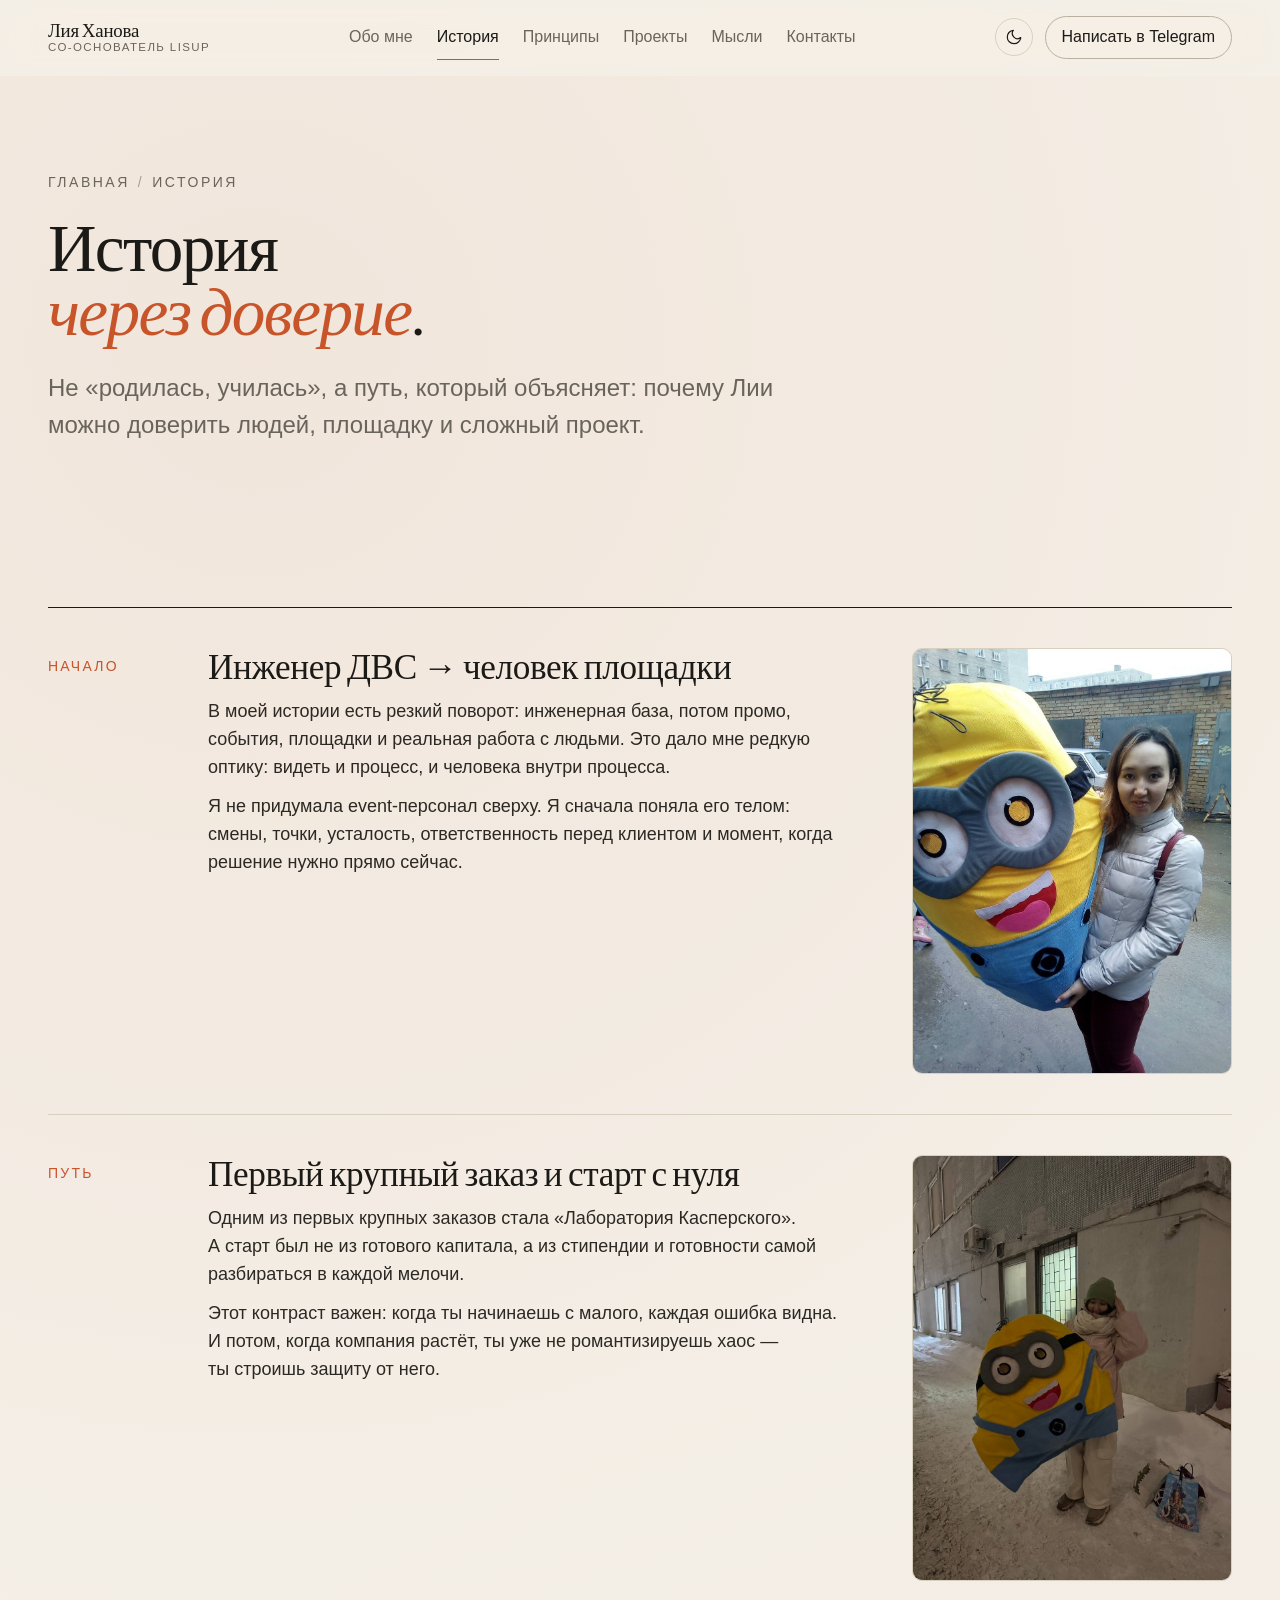
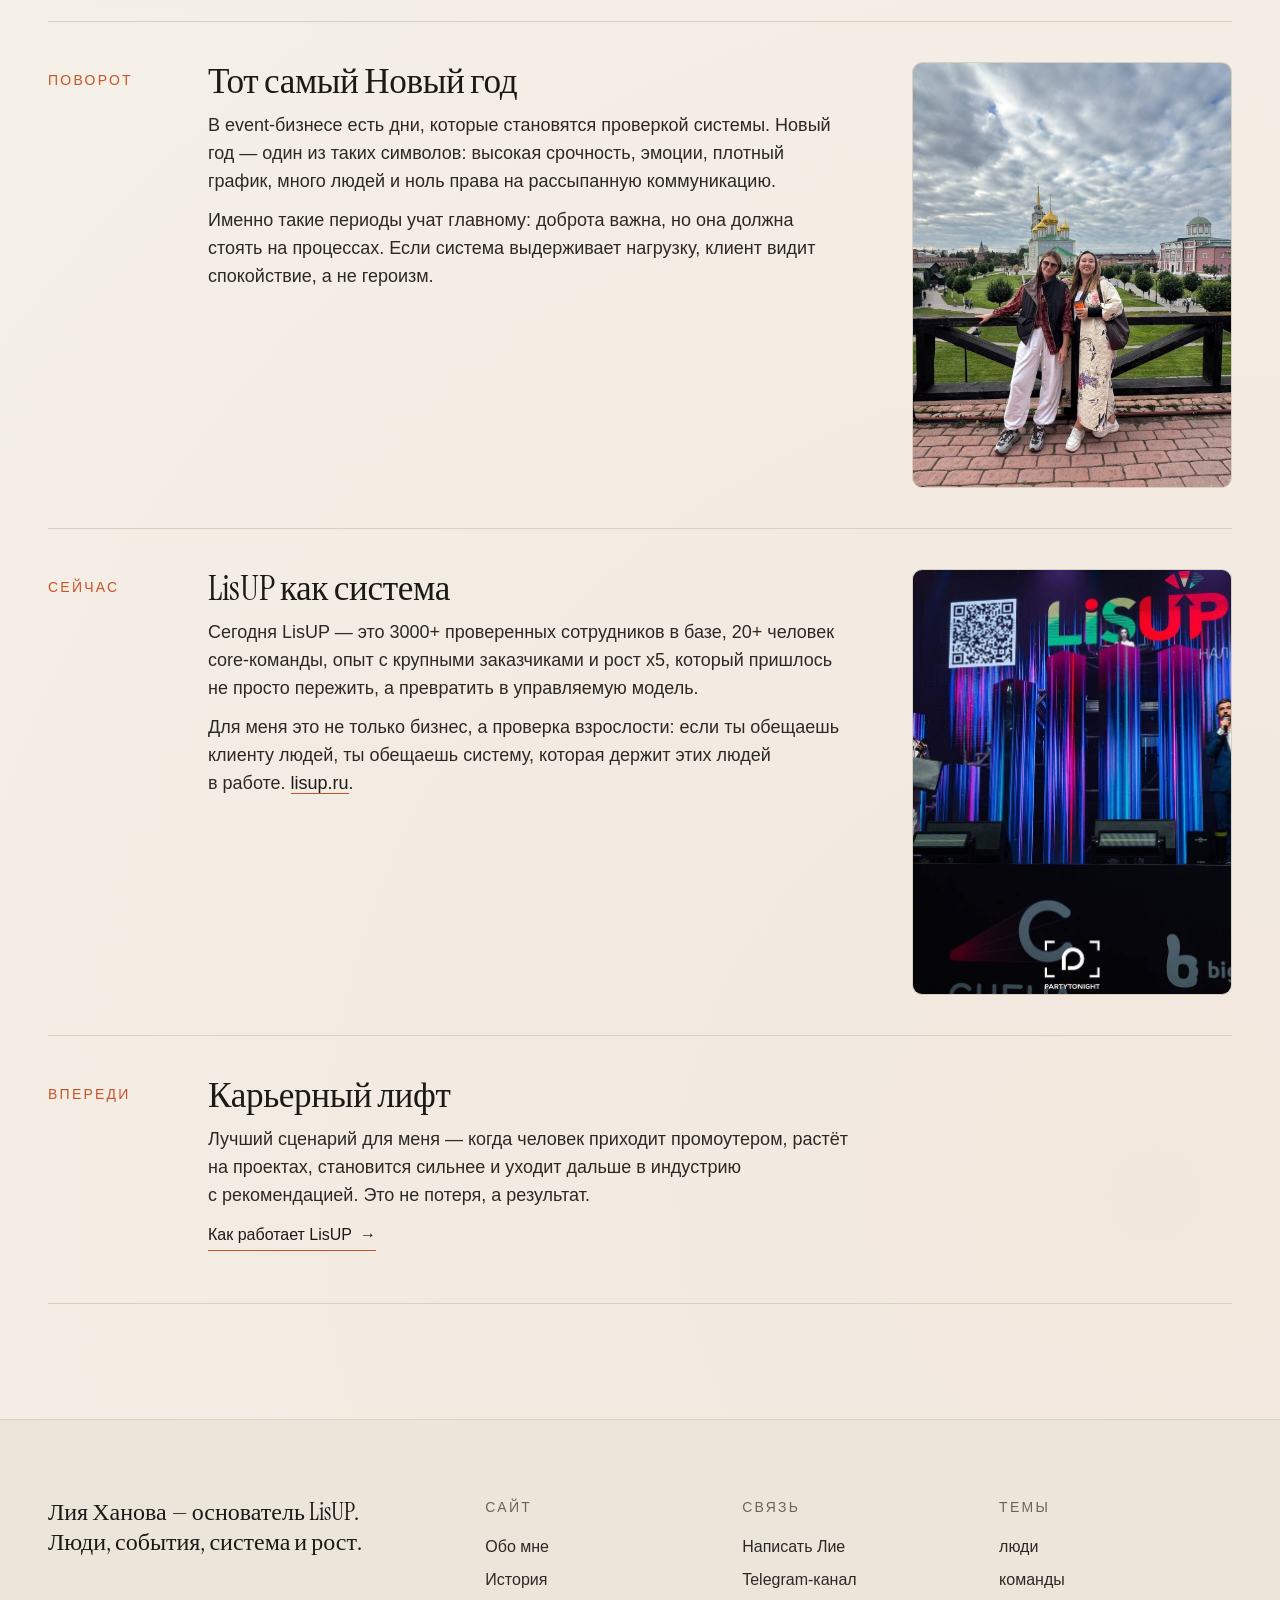
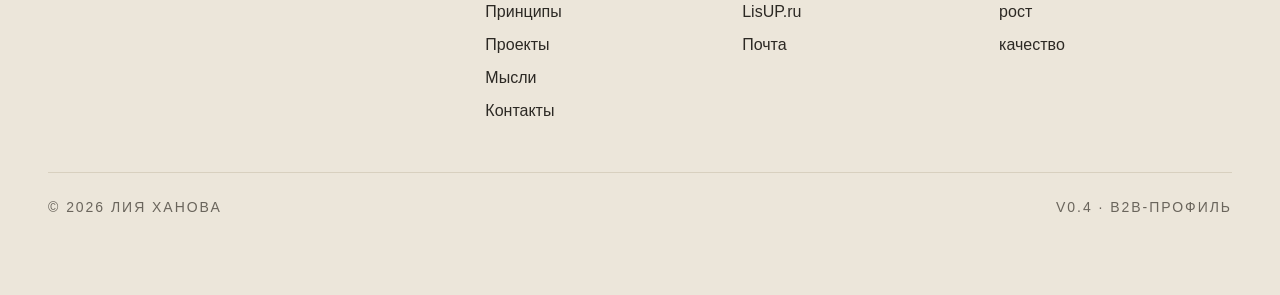
<file: story.html>
<!doctype html>
<html lang="ru" data-theme="light">
  <head>
    <meta charset="utf-8" />
    <meta name="viewport" content="width=device-width, initial-scale=1" />
    <title>Моя история — Лия Ханова</title>
    <meta name="description" content="Как я стала тем, кто собирает команды. Линия истории, а не список дат." />
    <meta name="theme-color" content="#F4EFE7" />
    <meta property="og:title" content="Моя история — Лия Ханова" />
    <meta property="og:description" content="Как я стала тем, кто собирает команды. Линия истории, а не список дат." />
    <meta property="og:type" content="profile" />
    <meta property="og:locale" content="ru_RU" />
    <meta property="og:image" content="assets/images/liya-hero-portrait.jpg" />

    <link rel="preconnect" href="https://api.fontshare.com" />
    <link rel="preconnect" href="https://fonts.googleapis.com" />
    <link rel="preconnect" href="https://fonts.gstatic.com" crossorigin />
    <link href="https://api.fontshare.com/v2/css?f[]=satoshi@300,400,500,700&display=swap" rel="stylesheet" />
    <link href="https://fonts.googleapis.com/css2?family=Instrument+Serif:ital@0;1&display=swap" rel="stylesheet" />

    <link rel="stylesheet" href="styles.css" />

    <script type="application/ld+json">
      {
        "@context": "https://schema.org",
        "@type": "Person",
        "name": "Лия Ханова",
        "jobTitle": "Со-основатель LisUP",
        "url": "https://lisup.ru",
        "email": "Liya.khanova@gmail.com",
        "sameAs": ["https://t.me/liyakhanova", "https://t.me/liya_khanova", "https://lisup.ru"],
        "worksFor": { "@type": "Organization", "name": "LisUP", "url": "https://lisup.ru" }
      }
    </script>
  </head>
  <body>
    <a class="sr-only-focusable" href="#main">Перейти к содержимому</a>

    <header class="site-header" id="header">
      <a class="brand" href="index.html" aria-label="Лия Ханова, на главную">
        <span class="brand__text">
          <span class="brand__name">Лия Ханова</span>
          <span class="brand__role">со-основатель LisUP</span>
        </span>
      </a>

      <nav class="site-nav" aria-label="Главная навигация">
          <a href="about.html">Обо мне</a>
          <a href="story.html" aria-current="page">История</a>
          <a href="principles.html">Принципы</a>
          <a href="projects.html">Проекты</a>
          <a href="thoughts.html">Мысли</a>
          <a href="contacts.html">Контакты</a>
      </nav>

      <div class="header-actions">
        <button class="theme-toggle" data-theme-toggle aria-label="Переключить тему" type="button"></button>
        <a class="btn btn--ghost header-cta" href="https://t.me/liyakhanova" target="_blank" rel="noopener">Написать в&nbsp;Telegram</a>
      </div>

      <button class="menu-toggle" type="button" aria-label="Открыть меню" aria-expanded="false" aria-controls="mobile-nav">
        <span></span><span></span><span></span>
      </button>
    </header>

    <div class="mobile-nav" id="mobile-nav" hidden>
      <a href="index.html">Главная</a>
      <a href="about.html">Обо мне</a>
      <a href="story.html" aria-current="page">История</a>
      <a href="principles.html">Принципы</a>
      <a href="projects.html">Проекты</a>
      <a href="thoughts.html">Мысли</a>
      <a href="contacts.html">Контакты</a>
      <a href="https://t.me/liyakhanova" target="_blank" rel="noopener">Написать →</a>
      <a href="https://t.me/liya_khanova" target="_blank" rel="noopener">Почитать канал →</a>
      <a href="https://lisup.ru" target="_blank" rel="noopener">LisUP →</a>
    </div>

    <main id="main">
      <header class="page-head">
        <p class="page-head__crumbs"><a href="index.html">Главная</a><span aria-hidden="true">/</span><span>история</span></p>
        <h1>История<br /><em>через доверие</em>.</h1>
        <p class="page-head__lede">
          Не&nbsp;&laquo;родилась, училась&raquo;, а&nbsp;путь, который объясняет:
          почему Лии можно доверить людей, площадку и&nbsp;сложный проект.
        </p>
      </header>

      <section class="section">
        <ol class="timeline">
          <li>
            <span class="timeline__tag">начало</span>
            <div class="timeline__content">
              <h3>Инженер ДВС → человек площадки</h3>
              <p>
                В&nbsp;моей истории есть резкий поворот: инженерная база,
                потом промо, события, площадки и&nbsp;реальная работа с&nbsp;людьми.
                Это дало мне редкую оптику: видеть и&nbsp;процесс, и&nbsp;человека
                внутри процесса.
              </p>
              <p>
                Я&nbsp;не&nbsp;придумала event-персонал сверху. Я&nbsp;сначала
                поняла его телом: смены, точки, усталость, ответственность
                перед клиентом и&nbsp;момент, когда решение нужно прямо сейчас.
              </p>
            </div>
            <figure class="timeline__photo">
              <img src="assets/images/liya-mascot-day.jpg" alt="Из ранних кадров — день" width="960" height="1280" loading="lazy" decoding="async" />
            </figure>
          </li>

          <li>
            <span class="timeline__tag">путь</span>
            <div class="timeline__content">
              <h3>Первый крупный заказ и&nbsp;старт с&nbsp;нуля</h3>
              <p>
                Одним из&nbsp;первых крупных заказов стала &laquo;Лаборатория
                Касперского&raquo;. А&nbsp;старт был не&nbsp;из&nbsp;готового капитала,
                а&nbsp;из&nbsp;стипендии и&nbsp;готовности самой разбираться
                в&nbsp;каждой мелочи.
              </p>
              <p>
                Этот контраст важен: когда ты&nbsp;начинаешь с&nbsp;малого,
                каждая ошибка видна. И&nbsp;потом, когда компания растёт,
                ты&nbsp;уже не&nbsp;романтизируешь хаос&nbsp;— ты&nbsp;строишь защиту
                от&nbsp;него.
              </p>
            </div>
            <figure class="timeline__photo">
              <img src="assets/images/liya-mascot-winter.jpg" alt="Из ранних кадров — зима" width="960" height="1280" loading="lazy" decoding="async" />
            </figure>
          </li>

          <li>
            <span class="timeline__tag">поворот</span>
            <div class="timeline__content">
              <h3>Тот самый Новый год</h3>
              <p>
                В&nbsp;event-бизнесе есть дни, которые становятся проверкой
                системы. Новый год&nbsp;— один из&nbsp;таких символов: высокая
                срочность, эмоции, плотный график, много людей и&nbsp;ноль права
                на&nbsp;рассыпанную коммуникацию.
              </p>
              <p>
                Именно такие периоды учат главному: доброта важна, но&nbsp;она
                должна стоять на&nbsp;процессах. Если система выдерживает нагрузку,
                клиент видит спокойствие, а&nbsp;не&nbsp;героизм.
              </p>
            </div>
            <figure class="timeline__photo">
              <img src="assets/images/liya-friends-kremlin.jpg" alt="Лия с близким человеком" width="960" height="1280" loading="lazy" decoding="async" />
            </figure>
          </li>

          <li>
            <span class="timeline__tag">сейчас</span>
            <div class="timeline__content">
              <h3>LisUP как система</h3>
              <p>
                Сегодня LisUP&nbsp;— это 3000+ проверенных сотрудников в&nbsp;базе,
                20+ человек core-команды, опыт с&nbsp;крупными заказчиками
                и&nbsp;рост x5, который пришлось не&nbsp;просто пережить,
                а&nbsp;превратить в&nbsp;управляемую модель.
              </p>
              <p>
                Для меня это не&nbsp;только бизнес, а&nbsp;проверка взрослости:
                если ты&nbsp;обещаешь клиенту людей, ты&nbsp;обещаешь систему,
                которая держит этих людей в&nbsp;работе.
                <a href="https://lisup.ru" target="_blank" rel="noopener">lisup.ru</a>.
              </p>
            </div>
            <figure class="timeline__photo">
              <img src="assets/images/liya-stage-event.jpg" alt="Большая сцена LisUP" width="1280" height="853" loading="lazy" decoding="async" />
            </figure>
          </li>

          <li class="timeline--no-photo">
            <span class="timeline__tag">впереди</span>
            <div class="timeline__content">
              <h3>Карьерный лифт</h3>
              <p>
                Лучший сценарий для меня&nbsp;— когда человек приходит
                промоутером, растёт на&nbsp;проектах, становится сильнее
                и&nbsp;уходит дальше в&nbsp;индустрию с&nbsp;рекомендацией.
                Это не&nbsp;потеря, а&nbsp;результат.
              </p>
              <p>
                <a class="link-arrow" href="projects.html">Как работает LisUP <span aria-hidden="true">→</span></a>
              </p>
            </div>
          </li>
        </ol>
      </section>

    </main>

    <footer class="site-footer">
      <div class="site-footer__inner">
        <div class="site-footer__brand">
          <p class="site-footer__tag">
            Лия Ханова — основатель LisUP.<br />
            Люди, события, система и&nbsp;рост.
          </p>
        </div>

        <nav class="site-footer__nav" aria-label="Подвал">
          <div>
            <p class="site-footer__heading">Сайт</p>
            <a href="about.html">Обо мне</a>
            <a href="story.html">История</a>
            <a href="principles.html">Принципы</a>
            <a href="projects.html">Проекты</a>
            <a href="thoughts.html">Мысли</a>
            <a href="contacts.html">Контакты</a>
          </div>
          <div>
            <p class="site-footer__heading">Связь</p>
            <a href="https://t.me/liyakhanova" target="_blank" rel="noopener">Написать Лие</a>
            <a href="https://t.me/liya_khanova" target="_blank" rel="noopener">Telegram-канал</a>
            <a href="https://lisup.ru" target="_blank" rel="noopener">LisUP.ru</a>
            <a href="mailto:Liya.khanova@gmail.com">Почта</a>
          </div>
          <div>
            <p class="site-footer__heading">Темы</p>
            <span>люди</span>
            <span>команды</span>
            <span>рост</span>
            <span>качество</span>
          </div>
        </nav>
      </div>

      <div class="site-footer__legal">
        <span>© 2026 Лия Ханова</span>
        <span>v0.4 · B2B-профиль</span>
      </div>
    </footer>

    <script src="script.js" defer></script>
  <script data-pplx-inline-edit>
(function () {
  if (window === window.top) return;

  const allowedParentOrigins = ["https://www.perplexity.ai","https://perplexity.ai","https://testing.perplexity.ai","https://staging.perplexity.ai","https://*.preview.i.perplexity.ai","http://localhost:3000","http://127.0.0.1:3000","http://localhost:5173","http://127.0.0.1:5173"];
  const MAX_FONT_BYTES = 500 * 1024;
  const MAX_TOTAL_FONT_BYTES = 2 * 1024 * 1024;
  let scrollForwarding = false;
  let scrollRaf = 0;
  let trustedTopOrigin = null;

  // Allow entries like "https://*.preview.i.perplexity.ai" — the wildcard
  // matches a single DNS label (no dots), so "https://*.foo" cannot stretch
  // across multiple labels.
  function matchesAllowedOrigin(origin) {
    if (!origin) return false;
    for (const entry of allowedParentOrigins) {
      if (!entry.includes("*")) {
        if (entry === origin) return true;
        continue;
      }
      const pattern = new RegExp(
        "^" +
          entry.replace(/[.+?^${}()|[\]\\]/g, "\\$&").replace(/\*/g, "[^.]+") +
          "$",
      );
      if (pattern.test(origin)) return true;
    }
    return false;
  }

  // Trust decision: when the sender is same-origin-visible (event.origin is a
  // real origin like https://www.perplexity.ai) we trust event.origin directly.
  // When event.origin is "null" (opaque broker srcdoc), we fall back to the
  // broker's stamped `parentOrigin` to identify the top window. The fallback
  // is claim-only — we rely on the browser's native `targetOrigin` enforcement
  // on the response path (see postToTrustedTop) to ensure replies can't be
  // delivered to anyone but the actual top window of that claimed origin.
  function getTrustedParentOrigin(event) {
    const forwardedParentOrigin =
      typeof event.data.parentOrigin === "string" ? event.data.parentOrigin : null;
    const parentOrigin = event.origin === "null" ? forwardedParentOrigin : event.origin;
    return matchesAllowedOrigin(parentOrigin) ? parentOrigin : null;
  }

  // All responses go to window.top with targetOrigin = the allowlisted origin.
  // An attacker that iframes us inside their own null-origin broker can claim
  // any parentOrigin they like, but the browser will drop the reply whenever
  // the real top's origin doesn't match — so the screenshot never leaves.
  function postToTrustedTop(message) {
    if (!trustedTopOrigin) return;
    try {
      window.top.postMessage(message, trustedTopOrigin);
    } catch (_error) {}
  }

  function inlineAll(original, clone) {
    if (original.nodeType !== 1 || clone.nodeType !== 1) return;

    try {
      const computedStyle = getComputedStyle(original);
      // cssText on a computed style is the serialized declaration in modern
      // Chromium/Safari — a single read beats enumerating ~400 longhand
      // properties. Firefox returns "" here, so we fall back on empty.
      const serialized = computedStyle.cssText;
      if (serialized) {
        clone.style.cssText = serialized;
      } else {
        const parts = new Array(computedStyle.length);
        for (let index = 0; index < computedStyle.length; index += 1) {
          const property = computedStyle[index];
          parts[index] = `${property}:${computedStyle.getPropertyValue(property)};`;
        }
        clone.style.cssText = parts.join("");
      }
    } catch (_error) {}

    const originalChildren = original.children;
    const clonedChildren = clone.children;
    for (
      let index = 0;
      index < originalChildren.length && index < clonedChildren.length;
      index += 1
    ) {
      inlineAll(originalChildren[index], clonedChildren[index]);
    }
  }

  function extractFontUrl(srcValue) {
    const matches = [
      ...srcValue.matchAll(
        /url\(["']?([^"')]+)["']?\)(?:\s*format\(["']?([^"')]+)["']?\))?/gi,
      ),
    ];
    if (matches.length === 0) return null;
    const woff2 = matches.find((m) => m[2] && m[2].toLowerCase().includes("woff2"));
    if (woff2) return woff2[1];
    const woff = matches.find((m) => m[2] && m[2].toLowerCase().includes("woff"));
    if (woff) return woff[1];
    return matches[0][1];
  }

  // Cache resolved font URL -> data URI across captures. Fonts on a page
  // essentially never change, and a batch run emits multiple captures back to
  // back — without this we'd refetch + re-base64 every time.
  const fontDataUriCache = new Map();
  const SRC_DECLARATION_RE = /src\s*:\s*[^;}]+/i;

  async function fetchAsDataUri(url) {
    if (fontDataUriCache.has(url)) return fontDataUriCache.get(url);
    let dataUri = null;
    try {
      const response = await fetch(url, { mode: "cors", credentials: "omit" });
      if (response.ok) {
        const blob = await response.blob();
        if (blob.size <= MAX_FONT_BYTES) {
          dataUri = await new Promise((resolve) => {
            const reader = new FileReader();
            reader.onloadend = () =>
              resolve(typeof reader.result === "string" ? reader.result : null);
            reader.onerror = () => resolve(null);
            reader.readAsDataURL(blob);
          });
        }
      }
    } catch (_error) {
      dataUri = null;
    }
    fontDataUriCache.set(url, dataUri);
    return dataUri;
  }

  function collectFontFaceRuleTexts() {
    const rules = [];
    for (const sheet of document.styleSheets) {
      let cssRules;
      try {
        cssRules = sheet.cssRules;
      } catch (_error) {
        continue;
      }
      if (!cssRules) continue;
      for (const rule of cssRules) {
        const cssText = rule.cssText || "";
        if (cssText.startsWith("@font-face")) rules.push(cssText);
      }
    }
    return rules;
  }

  async function buildInlinedFontCss() {
    const ruleTexts = collectFontFaceRuleTexts();
    if (ruleTexts.length === 0) return null;

    const resolved = ruleTexts.map((cssText) => {
      if (!SRC_DECLARATION_RE.test(cssText)) return null;
      const srcMatch = cssText.match(/src\s*:\s*([^;}]+)[;}]/i);
      if (!srcMatch) return null;
      const url = extractFontUrl(srcMatch[1]);
      if (!url) return null;
      try {
        return { cssText, url: new URL(url, document.baseURI).href };
      } catch (_error) {
        return null;
      }
    });

    const dataUris = await Promise.all(
      resolved.map((entry) => (entry ? fetchAsDataUri(entry.url) : Promise.resolve(null))),
    );

    const inlined = [];
    let totalBytes = 0;
    for (let index = 0; index < resolved.length; index += 1) {
      const entry = resolved[index];
      const dataUri = dataUris[index];
      if (!entry || !dataUri) continue;
      const approxBytes = dataUri.length * 0.75;
      if (totalBytes + approxBytes > MAX_TOTAL_FONT_BYTES) break;
      totalBytes += approxBytes;
      inlined.push(entry.cssText.replace(SRC_DECLARATION_RE, `src: url("${dataUri}")`));
    }
    return inlined.length > 0 ? inlined.join("\n") : null;
  }

  function stripExternal(clone) {
    const images = clone.querySelectorAll("img");
    for (let index = 0; index < images.length; index += 1) {
      const src = images[index].getAttribute("src");
      if (src && !src.startsWith("data:")) images[index].removeAttribute("src");
    }

    const elements = clone.querySelectorAll("*");
    for (let index = 0; index < elements.length; index += 1) {
      const style = elements[index].style.cssText;
      if (style && style.includes("url(")) {
        elements[index].style.cssText = style.replace(
          /url\(["']?(?!data:)[^)"']*["']?\)/gi,
          "none",
        );
      }
    }
  }

  function emitScroll() {
    scrollRaf = 0;
    if (!scrollForwarding) return;
    postToTrustedTop({
      type: "INLINE_EDIT_SCROLL",
      scrollX: window.scrollX,
      scrollY: window.scrollY,
    });
  }

  window.addEventListener(
    "scroll",
    function () {
      if (!scrollForwarding || scrollRaf) return;
      scrollRaf = requestAnimationFrame(emitScroll);
    },
    { passive: true, capture: true },
  );

  async function handleCaptureRequest(event) {
    const requestId = event.data.requestId;
    const scrollX = window.scrollX;
    const scrollY = window.scrollY;
    const width = window.innerWidth;
    const height = window.innerHeight;

    function postResult(dataUrl) {
      postToTrustedTop({
        type: "INLINE_EDIT_SCREENSHOT_RESULT",
        requestId,
        dataUrl,
        scrollX,
        scrollY,
      });
    }

    try {
      // Wait for any pending web fonts to resolve so both inline metrics and
      // the @font-face inlining below see the same loaded faces.
      if (document.fonts && document.fonts.ready) {
        try {
          await document.fonts.ready;
        } catch (_error) {}
      }

      const clone = document.documentElement.cloneNode(true);
      inlineAll(document.documentElement, clone);

      const removedNodes = clone.querySelectorAll("script,link[rel=\"stylesheet\"],style");
      for (let index = 0; index < removedNodes.length; index += 1) {
        removedNodes[index].remove();
      }

      stripExternal(clone);

      // Re-embed web fonts as data-URI @font-face rules so the SVG rasterizer
      // can resolve them — external font URLs aren't fetched during
      // foreignObject rendering, which would otherwise force a fallback face
      // and change text metrics.
      const inlinedFontCss = await buildInlinedFontCss();
      if (inlinedFontCss) {
        const styleEl = document.createElement("style");
        styleEl.textContent = inlinedFontCss;
        const head = clone.querySelector("head");
        if (head) head.appendChild(styleEl);
        else clone.insertBefore(styleEl, clone.firstChild);
      }

      const html = new XMLSerializer().serializeToString(clone);
      const svg =
        `<svg xmlns="http://www.w3.org/2000/svg" width="${width}" height="${height}">` +
        '<foreignObject width="100%" height="100%">' +
        `<div xmlns="http://www.w3.org/1999/xhtml" style="width:${width}px;height:${height}px;overflow:hidden">` +
        `<div style="transform:translate(-${scrollX}px,-${scrollY}px);transform-origin:top left">` +
        html +
        "</div></div></foreignObject></svg>";
      const svgUrl = `data:image/svg+xml;charset=utf-8,${encodeURIComponent(svg)}`;
      const image = new Image();
      image.onload = function () {
        const canvas = document.createElement("canvas");
        canvas.width = width;
        canvas.height = height;
        canvas.getContext("2d").drawImage(image, 0, 0);
        postResult(canvas.toDataURL("image/png"));
      };
      image.onerror = function () {
        postResult(null);
      };
      image.src = svgUrl;
    } catch (_error) {
      postResult(null);
    }
  }

  window.addEventListener("message", function (event) {
    if (!event.data) return;
    // Only accept messages from the direct parent frame. Blocks sibling /
    // unrelated-window postMessage senders that could otherwise reach us.
    if (event.source !== window.parent) return;

    const trustedParentOrigin = getTrustedParentOrigin(event);
    if (!trustedParentOrigin) return;
    trustedTopOrigin = trustedParentOrigin;

    if (event.data.type === "INLINE_EDIT_SCROLL_START") {
      scrollForwarding = true;
      emitScroll();
      return;
    }

    if (event.data.type === "INLINE_EDIT_SCROLL_STOP") {
      scrollForwarding = false;
      if (scrollRaf) cancelAnimationFrame(scrollRaf);
      scrollRaf = 0;
      return;
    }

    if (event.data.type !== "INLINE_EDIT_CAPTURE_REQUEST") return;

    handleCaptureRequest(event);
  });
})();


</script></body>
</html>
</file>
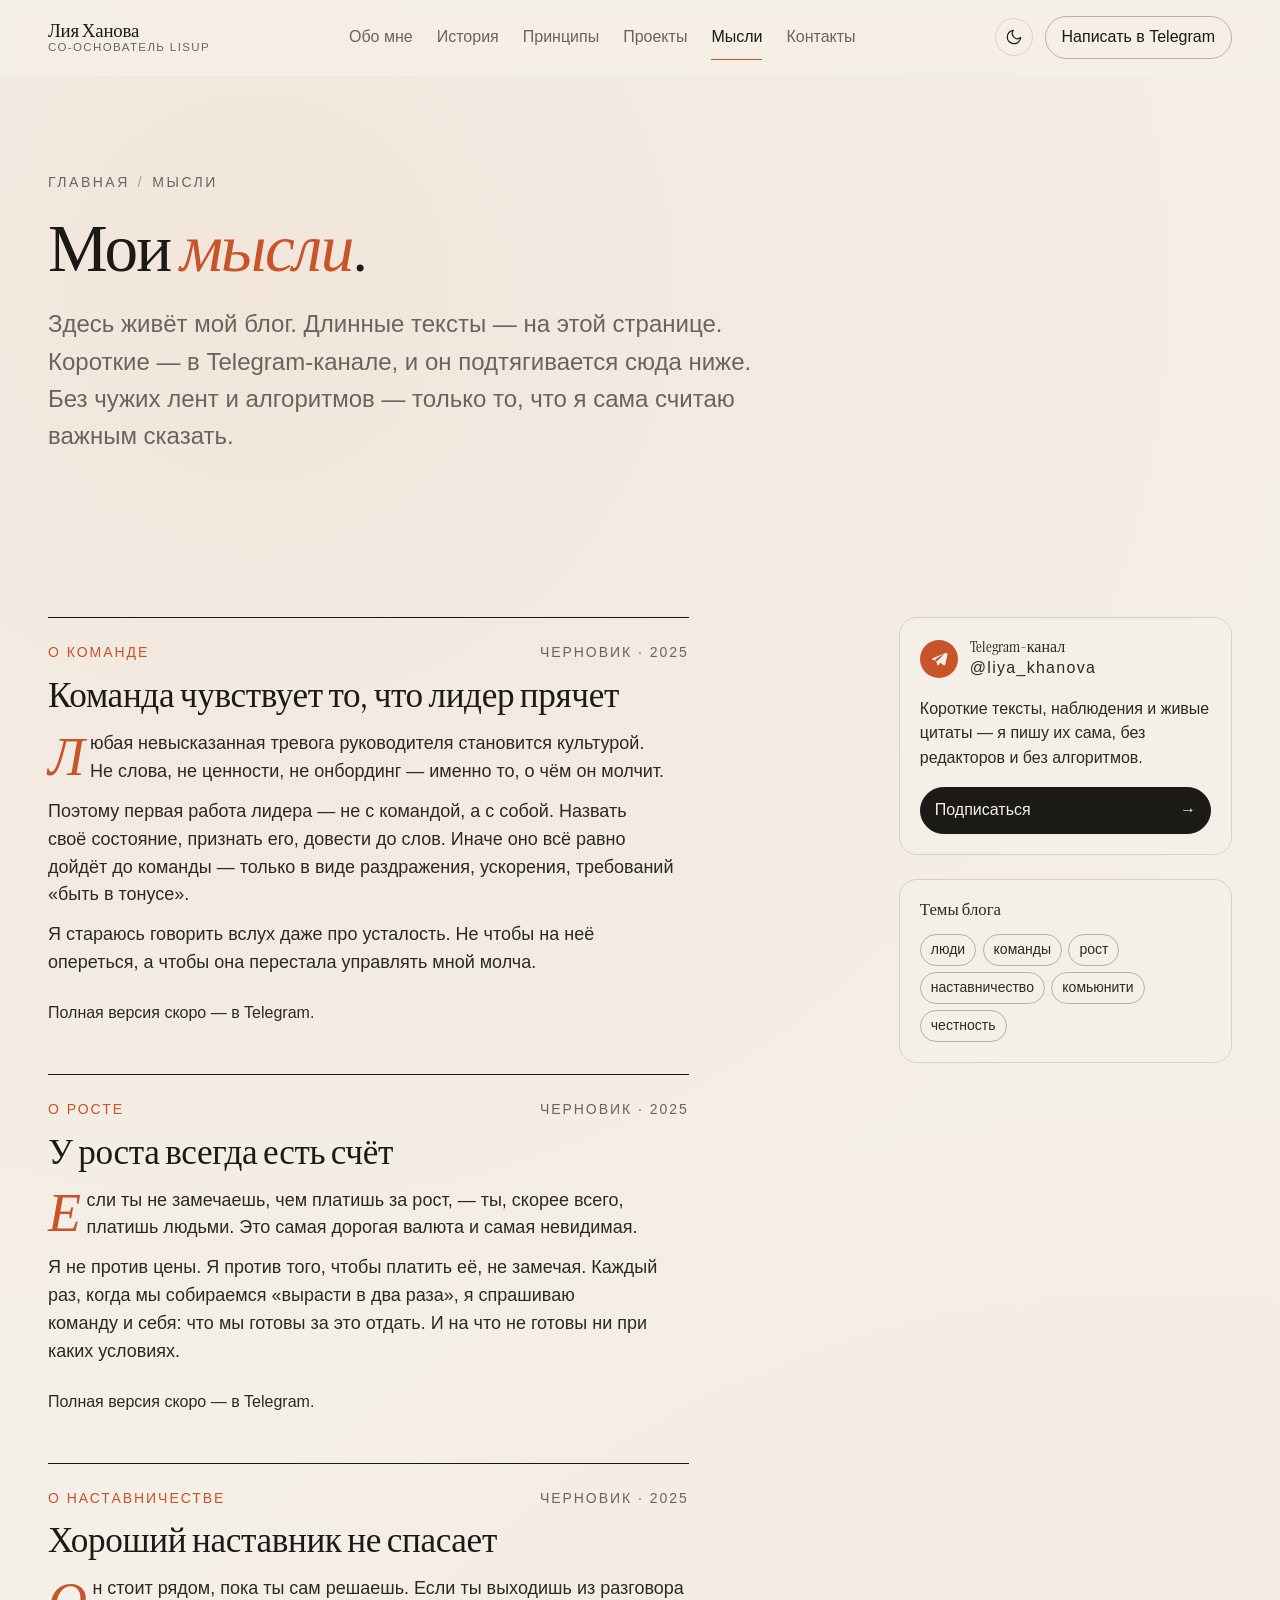
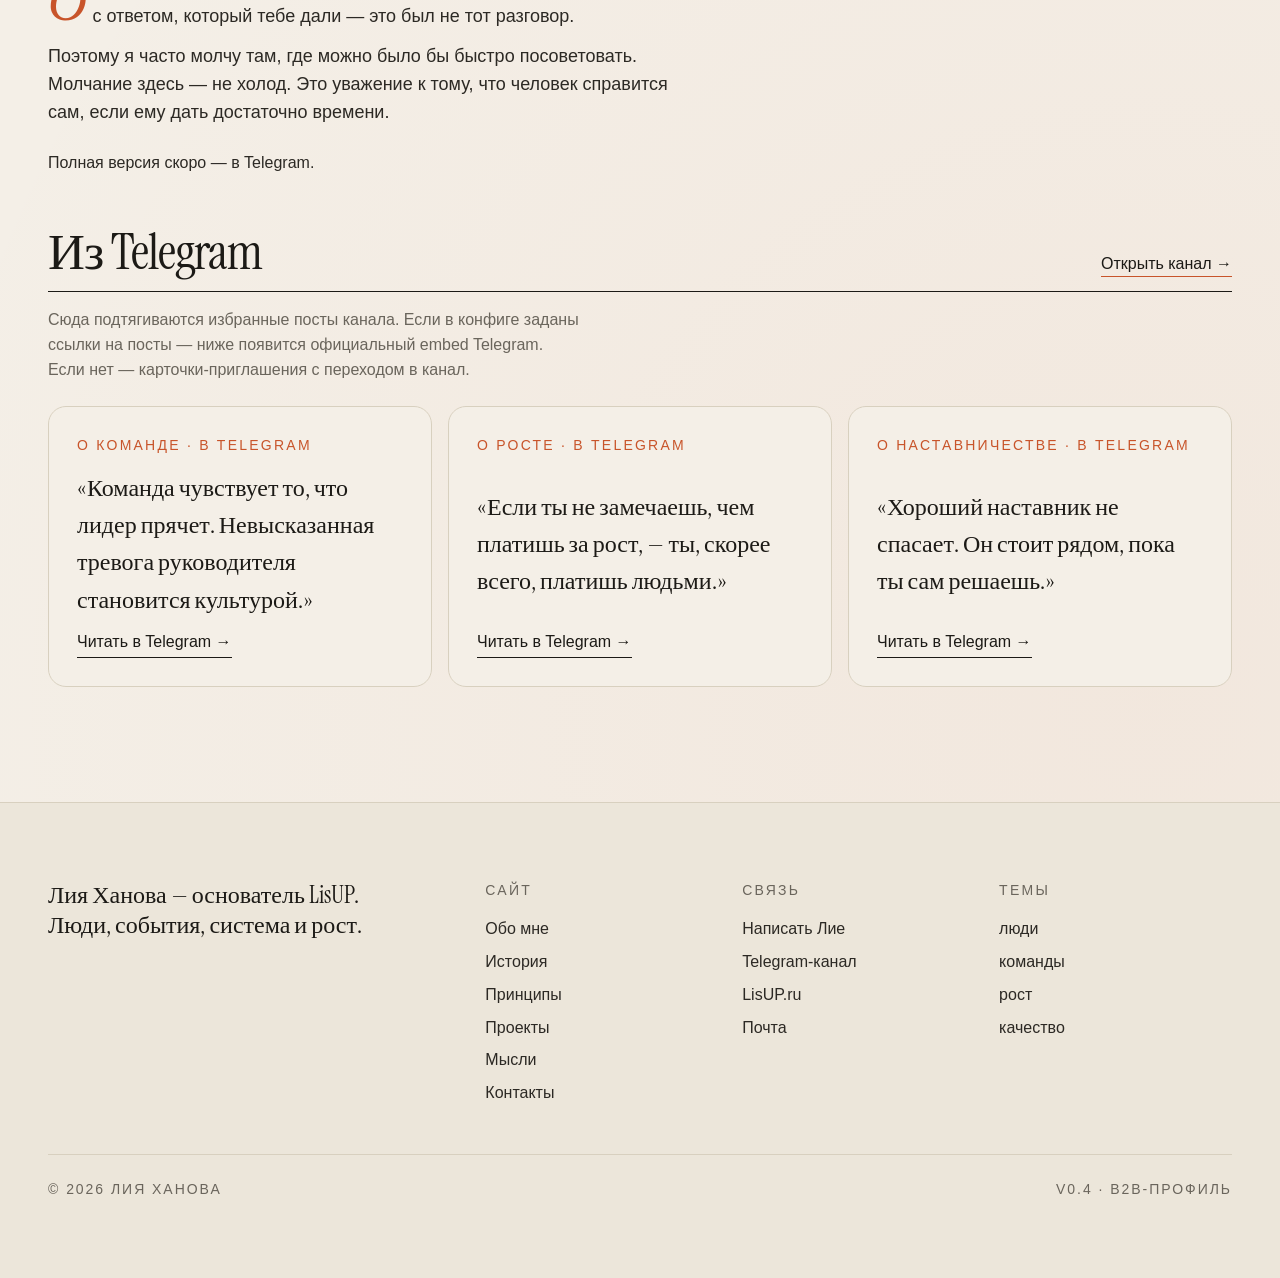
<file: thoughts.html>
<!doctype html>
<html lang="ru" data-theme="light">
  <head>
    <meta charset="utf-8" />
    <meta name="viewport" content="width=device-width, initial-scale=1" />
    <title>Мысли и блог — Лия Ханова</title>
    <meta name="description" content="Длинные тексты и посты из Telegram-канала. О командах, людях, росте и его цене." />
    <meta name="theme-color" content="#F4EFE7" />
    <meta property="og:title" content="Мысли и блог — Лия Ханова" />
    <meta property="og:description" content="Длинные тексты и посты из Telegram-канала. О командах, людях, росте и его цене." />
    <meta property="og:type" content="profile" />
    <meta property="og:locale" content="ru_RU" />
    <meta property="og:image" content="assets/images/liya-hero-portrait.jpg" />

    <link rel="preconnect" href="https://api.fontshare.com" />
    <link rel="preconnect" href="https://fonts.googleapis.com" />
    <link rel="preconnect" href="https://fonts.gstatic.com" crossorigin />
    <link href="https://api.fontshare.com/v2/css?f[]=satoshi@300,400,500,700&display=swap" rel="stylesheet" />
    <link href="https://fonts.googleapis.com/css2?family=Instrument+Serif:ital@0;1&display=swap" rel="stylesheet" />

    <link rel="stylesheet" href="styles.css" />

    <script type="application/ld+json">
      {
        "@context": "https://schema.org",
        "@type": "Person",
        "name": "Лия Ханова",
        "jobTitle": "Со-основатель LisUP",
        "url": "https://lisup.ru",
        "email": "Liya.khanova@gmail.com",
        "sameAs": ["https://t.me/liyakhanova", "https://t.me/liya_khanova", "https://lisup.ru"],
        "worksFor": { "@type": "Organization", "name": "LisUP", "url": "https://lisup.ru" }
      }
    </script>
  </head>
  <body>
    <a class="sr-only-focusable" href="#main">Перейти к содержимому</a>

    <header class="site-header" id="header">
      <a class="brand" href="index.html" aria-label="Лия Ханова, на главную">
        <span class="brand__text">
          <span class="brand__name">Лия Ханова</span>
          <span class="brand__role">со-основатель LisUP</span>
        </span>
      </a>

      <nav class="site-nav" aria-label="Главная навигация">
          <a href="about.html">Обо мне</a>
          <a href="story.html">История</a>
          <a href="principles.html">Принципы</a>
          <a href="projects.html">Проекты</a>
          <a href="thoughts.html" aria-current="page">Мысли</a>
          <a href="contacts.html">Контакты</a>
      </nav>

      <div class="header-actions">
        <button class="theme-toggle" data-theme-toggle aria-label="Переключить тему" type="button"></button>
        <a class="btn btn--ghost header-cta" href="https://t.me/liyakhanova" target="_blank" rel="noopener">Написать в&nbsp;Telegram</a>
      </div>

      <button class="menu-toggle" type="button" aria-label="Открыть меню" aria-expanded="false" aria-controls="mobile-nav">
        <span></span><span></span><span></span>
      </button>
    </header>

    <div class="mobile-nav" id="mobile-nav" hidden>
      <a href="index.html">Главная</a>
      <a href="about.html">Обо мне</a>
      <a href="story.html">История</a>
      <a href="principles.html">Принципы</a>
      <a href="projects.html">Проекты</a>
      <a href="thoughts.html" aria-current="page">Мысли</a>
      <a href="contacts.html">Контакты</a>
      <a href="https://t.me/liyakhanova" target="_blank" rel="noopener">Написать →</a>
      <a href="https://t.me/liya_khanova" target="_blank" rel="noopener">Почитать канал →</a>
      <a href="https://lisup.ru" target="_blank" rel="noopener">LisUP →</a>
    </div>

    <main id="main">
      <header class="page-head">
        <p class="page-head__crumbs"><a href="index.html">Главная</a><span aria-hidden="true">/</span><span>мысли</span></p>
        <h1>Мои <em>мысли</em>.</h1>
        <p class="page-head__lede">
          Здесь живёт мой блог. Длинные тексты&nbsp;— на&nbsp;этой странице.
          Короткие&nbsp;— в&nbsp;Telegram-канале, и&nbsp;он подтягивается сюда
          ниже. Без чужих лент и&nbsp;алгоритмов&nbsp;— только то, что я&nbsp;сама
          считаю важным сказать.
        </p>
      </header>

      <section class="section">
        <div class="thoughts__layout">
          <div class="thoughts__list">
            <article class="thought-post">
              <header>
                <span class="thought-post__cat">о&nbsp;команде</span>
                <span class="thought-post__date">черновик · 2025</span>
              </header>
              <h2>Команда чувствует то, что лидер прячет</h2>
              <div class="thought-post__body">
                <p>
                  Любая невысказанная тревога руководителя становится культурой.
                  Не&nbsp;слова, не&nbsp;ценности, не&nbsp;онбординг&nbsp;—
                  именно то, о&nbsp;чём он молчит.
                </p>
                <p>
                  Поэтому первая работа лидера&nbsp;— не&nbsp;с&nbsp;командой,
                  а&nbsp;с&nbsp;собой. Назвать своё состояние, признать его,
                  довести до&nbsp;слов. Иначе оно всё равно дойдёт до&nbsp;команды&nbsp;—
                  только в&nbsp;виде раздражения, ускорения, требований
                  &laquo;быть в&nbsp;тонусе&raquo;.
                </p>
                <p>
                  Я&nbsp;стараюсь говорить вслух даже про усталость. Не&nbsp;чтобы
                  на&nbsp;неё опереться, а&nbsp;чтобы она перестала управлять
                  мной молча.
                </p>
              </div>
              <p class="thought-post__more">Полная версия скоро&nbsp;— в&nbsp;Telegram.</p>
            </article>

            <article class="thought-post">
              <header>
                <span class="thought-post__cat">о&nbsp;росте</span>
                <span class="thought-post__date">черновик · 2025</span>
              </header>
              <h2>У&nbsp;роста всегда есть счёт</h2>
              <div class="thought-post__body">
                <p>
                  Если ты не&nbsp;замечаешь, чем платишь за&nbsp;рост,&nbsp;—
                  ты, скорее всего, платишь людьми. Это самая дорогая валюта
                  и&nbsp;самая невидимая.
                </p>
                <p>
                  Я&nbsp;не&nbsp;против цены. Я&nbsp;против того, чтобы платить
                  её, не&nbsp;замечая. Каждый раз, когда мы&nbsp;собираемся &laquo;вырасти
                  в&nbsp;два раза&raquo;, я&nbsp;спрашиваю команду&nbsp;и&nbsp;себя:
                  что мы&nbsp;готовы за&nbsp;это отдать. И&nbsp;на&nbsp;что
                  не&nbsp;готовы ни&nbsp;при каких условиях.
                </p>
              </div>
              <p class="thought-post__more">Полная версия скоро&nbsp;— в&nbsp;Telegram.</p>
            </article>

            <article class="thought-post">
              <header>
                <span class="thought-post__cat">о&nbsp;наставничестве</span>
                <span class="thought-post__date">черновик · 2025</span>
              </header>
              <h2>Хороший наставник не&nbsp;спасает</h2>
              <div class="thought-post__body">
                <p>
                  Он стоит рядом, пока ты сам решаешь. Если ты выходишь
                  из&nbsp;разговора с&nbsp;ответом, который тебе дали&nbsp;—
                  это был не&nbsp;тот разговор.
                </p>
                <p>
                  Поэтому я&nbsp;часто молчу там, где можно было&nbsp;бы быстро
                  посоветовать. Молчание здесь&nbsp;— не&nbsp;холод. Это уважение
                  к&nbsp;тому, что человек справится сам, если ему дать
                  достаточно времени.
                </p>
              </div>
              <p class="thought-post__more">Полная версия скоро&nbsp;— в&nbsp;Telegram.</p>
            </article>
          </div>

          <aside class="thoughts__side">
            <div class="tg-block">
              <div class="tg-block__head">
                <span class="tg-block__icon" aria-hidden="true">
                  <svg width="18" height="18" viewBox="0 0 24 24" fill="currentColor"><path d="M21.94 4.07c-.3-.27-.74-.34-1.12-.18L3.43 11.05c-.42.18-.69.59-.66 1.05.03.46.34.84.78.96l4.4 1.22 1.69 5.39c.12.39.45.67.85.72.05.01.1.01.15.01.34 0 .67-.16.88-.45l2.27-3.07 4.65 3.39c.21.15.45.23.7.23.13 0 .26-.02.39-.07.36-.13.62-.45.7-.83l3.06-13.6c.09-.4-.06-.81-.35-1.07Zm-7.62 6.27-5.96 5.39-.16-.05-1.04-3.34 11.7-7.32-4.54 5.32Z"/></svg>
                </span>
                <div>
                  <p class="tg-block__title">Telegram-канал</p>
                  <p class="tg-block__handle">@liya_khanova</p>
                </div>
              </div>
              <p>
                Короткие тексты, наблюдения и&nbsp;живые цитаты&nbsp;— я&nbsp;пишу
                их&nbsp;сама, без редакторов и&nbsp;без алгоритмов.
              </p>
              <a class="tg-block__cta" href="https://t.me/liya_khanova" target="_blank" rel="noopener">
                <span>Подписаться</span><span aria-hidden="true">→</span>
              </a>
            </div>

            <div class="tg-block">
              <p class="tg-block__title" style="font-size: 1.05rem">Темы блога</p>
              <ul style="display:flex; flex-wrap:wrap; gap:.4rem; list-style:none; margin:0; padding:0">
                <li style="font-size:.875rem; padding:4px 10px; border:1px solid var(--border-strong); border-radius:9999px; color: var(--ink-soft)">люди</li>
                <li style="font-size:.875rem; padding:4px 10px; border:1px solid var(--border-strong); border-radius:9999px; color: var(--ink-soft)">команды</li>
                <li style="font-size:.875rem; padding:4px 10px; border:1px solid var(--border-strong); border-radius:9999px; color: var(--ink-soft)">рост</li>
                <li style="font-size:.875rem; padding:4px 10px; border:1px solid var(--border-strong); border-radius:9999px; color: var(--ink-soft)">наставничество</li>
                <li style="font-size:.875rem; padding:4px 10px; border:1px solid var(--border-strong); border-radius:9999px; color: var(--ink-soft)">комьюнити</li>
                <li style="font-size:.875rem; padding:4px 10px; border:1px solid var(--border-strong); border-radius:9999px; color: var(--ink-soft)">честность</li>
              </ul>
            </div>
          </aside>
        </div>

        <!-- Telegram feed (manual embeds) -->
        <section class="tg-feed" id="tg-feed" aria-labelledby="tg-feed-h">
          <div class="tg-feed__head">
            <h2 id="tg-feed-h">Из&nbsp;Telegram</h2>
            <a href="https://t.me/liya_khanova" target="_blank" rel="noopener">Открыть канал →</a>
          </div>
          <p style="color: var(--color-text-muted); max-width: 60ch; font-size: var(--text-sm); margin-top: -.5rem">
            Сюда подтягиваются избранные посты канала. Если в&nbsp;конфиге заданы
            ссылки на&nbsp;посты&nbsp;— ниже появится официальный embed Telegram.
            Если нет&nbsp;— карточки-приглашения с&nbsp;переходом в&nbsp;канал.
          </p>
          <div class="tg-feed__grid" id="tg-feed-grid">
            <!-- mounts are injected by script.js based on assets/data/posts.json -->
            <noscript>
              <div class="tg-card">
                <div class="tg-card__placeholder">
                  <span>Telegram</span>
                  <p>Включите JavaScript, чтобы увидеть посты канала прямо здесь, или откройте канал напрямую.</p>
                  <a href="https://t.me/liya_khanova" target="_blank" rel="noopener">@liya_khanova</a>
                </div>
              </div>
            </noscript>
          </div>
        </section>
      </section>

    </main>

    <footer class="site-footer">
      <div class="site-footer__inner">
        <div class="site-footer__brand">
          <p class="site-footer__tag">
            Лия Ханова — основатель LisUP.<br />
            Люди, события, система и&nbsp;рост.
          </p>
        </div>

        <nav class="site-footer__nav" aria-label="Подвал">
          <div>
            <p class="site-footer__heading">Сайт</p>
            <a href="about.html">Обо мне</a>
            <a href="story.html">История</a>
            <a href="principles.html">Принципы</a>
            <a href="projects.html">Проекты</a>
            <a href="thoughts.html">Мысли</a>
            <a href="contacts.html">Контакты</a>
          </div>
          <div>
            <p class="site-footer__heading">Связь</p>
            <a href="https://t.me/liyakhanova" target="_blank" rel="noopener">Написать Лие</a>
            <a href="https://t.me/liya_khanova" target="_blank" rel="noopener">Telegram-канал</a>
            <a href="https://lisup.ru" target="_blank" rel="noopener">LisUP.ru</a>
            <a href="mailto:Liya.khanova@gmail.com">Почта</a>
          </div>
          <div>
            <p class="site-footer__heading">Темы</p>
            <span>люди</span>
            <span>команды</span>
            <span>рост</span>
            <span>качество</span>
          </div>
        </nav>
      </div>

      <div class="site-footer__legal">
        <span>© 2026 Лия Ханова</span>
        <span>v0.4 · B2B-профиль</span>
      </div>
    </footer>

    <script src="script.js" defer></script>
  <script data-pplx-inline-edit>
(function () {
  if (window === window.top) return;

  const allowedParentOrigins = ["https://www.perplexity.ai","https://perplexity.ai","https://testing.perplexity.ai","https://staging.perplexity.ai","https://*.preview.i.perplexity.ai","http://localhost:3000","http://127.0.0.1:3000","http://localhost:5173","http://127.0.0.1:5173"];
  const MAX_FONT_BYTES = 500 * 1024;
  const MAX_TOTAL_FONT_BYTES = 2 * 1024 * 1024;
  let scrollForwarding = false;
  let scrollRaf = 0;
  let trustedTopOrigin = null;

  // Allow entries like "https://*.preview.i.perplexity.ai" — the wildcard
  // matches a single DNS label (no dots), so "https://*.foo" cannot stretch
  // across multiple labels.
  function matchesAllowedOrigin(origin) {
    if (!origin) return false;
    for (const entry of allowedParentOrigins) {
      if (!entry.includes("*")) {
        if (entry === origin) return true;
        continue;
      }
      const pattern = new RegExp(
        "^" +
          entry.replace(/[.+?^${}()|[\]\\]/g, "\\$&").replace(/\*/g, "[^.]+") +
          "$",
      );
      if (pattern.test(origin)) return true;
    }
    return false;
  }

  // Trust decision: when the sender is same-origin-visible (event.origin is a
  // real origin like https://www.perplexity.ai) we trust event.origin directly.
  // When event.origin is "null" (opaque broker srcdoc), we fall back to the
  // broker's stamped `parentOrigin` to identify the top window. The fallback
  // is claim-only — we rely on the browser's native `targetOrigin` enforcement
  // on the response path (see postToTrustedTop) to ensure replies can't be
  // delivered to anyone but the actual top window of that claimed origin.
  function getTrustedParentOrigin(event) {
    const forwardedParentOrigin =
      typeof event.data.parentOrigin === "string" ? event.data.parentOrigin : null;
    const parentOrigin = event.origin === "null" ? forwardedParentOrigin : event.origin;
    return matchesAllowedOrigin(parentOrigin) ? parentOrigin : null;
  }

  // All responses go to window.top with targetOrigin = the allowlisted origin.
  // An attacker that iframes us inside their own null-origin broker can claim
  // any parentOrigin they like, but the browser will drop the reply whenever
  // the real top's origin doesn't match — so the screenshot never leaves.
  function postToTrustedTop(message) {
    if (!trustedTopOrigin) return;
    try {
      window.top.postMessage(message, trustedTopOrigin);
    } catch (_error) {}
  }

  function inlineAll(original, clone) {
    if (original.nodeType !== 1 || clone.nodeType !== 1) return;

    try {
      const computedStyle = getComputedStyle(original);
      // cssText on a computed style is the serialized declaration in modern
      // Chromium/Safari — a single read beats enumerating ~400 longhand
      // properties. Firefox returns "" here, so we fall back on empty.
      const serialized = computedStyle.cssText;
      if (serialized) {
        clone.style.cssText = serialized;
      } else {
        const parts = new Array(computedStyle.length);
        for (let index = 0; index < computedStyle.length; index += 1) {
          const property = computedStyle[index];
          parts[index] = `${property}:${computedStyle.getPropertyValue(property)};`;
        }
        clone.style.cssText = parts.join("");
      }
    } catch (_error) {}

    const originalChildren = original.children;
    const clonedChildren = clone.children;
    for (
      let index = 0;
      index < originalChildren.length && index < clonedChildren.length;
      index += 1
    ) {
      inlineAll(originalChildren[index], clonedChildren[index]);
    }
  }

  function extractFontUrl(srcValue) {
    const matches = [
      ...srcValue.matchAll(
        /url\(["']?([^"')]+)["']?\)(?:\s*format\(["']?([^"')]+)["']?\))?/gi,
      ),
    ];
    if (matches.length === 0) return null;
    const woff2 = matches.find((m) => m[2] && m[2].toLowerCase().includes("woff2"));
    if (woff2) return woff2[1];
    const woff = matches.find((m) => m[2] && m[2].toLowerCase().includes("woff"));
    if (woff) return woff[1];
    return matches[0][1];
  }

  // Cache resolved font URL -> data URI across captures. Fonts on a page
  // essentially never change, and a batch run emits multiple captures back to
  // back — without this we'd refetch + re-base64 every time.
  const fontDataUriCache = new Map();
  const SRC_DECLARATION_RE = /src\s*:\s*[^;}]+/i;

  async function fetchAsDataUri(url) {
    if (fontDataUriCache.has(url)) return fontDataUriCache.get(url);
    let dataUri = null;
    try {
      const response = await fetch(url, { mode: "cors", credentials: "omit" });
      if (response.ok) {
        const blob = await response.blob();
        if (blob.size <= MAX_FONT_BYTES) {
          dataUri = await new Promise((resolve) => {
            const reader = new FileReader();
            reader.onloadend = () =>
              resolve(typeof reader.result === "string" ? reader.result : null);
            reader.onerror = () => resolve(null);
            reader.readAsDataURL(blob);
          });
        }
      }
    } catch (_error) {
      dataUri = null;
    }
    fontDataUriCache.set(url, dataUri);
    return dataUri;
  }

  function collectFontFaceRuleTexts() {
    const rules = [];
    for (const sheet of document.styleSheets) {
      let cssRules;
      try {
        cssRules = sheet.cssRules;
      } catch (_error) {
        continue;
      }
      if (!cssRules) continue;
      for (const rule of cssRules) {
        const cssText = rule.cssText || "";
        if (cssText.startsWith("@font-face")) rules.push(cssText);
      }
    }
    return rules;
  }

  async function buildInlinedFontCss() {
    const ruleTexts = collectFontFaceRuleTexts();
    if (ruleTexts.length === 0) return null;

    const resolved = ruleTexts.map((cssText) => {
      if (!SRC_DECLARATION_RE.test(cssText)) return null;
      const srcMatch = cssText.match(/src\s*:\s*([^;}]+)[;}]/i);
      if (!srcMatch) return null;
      const url = extractFontUrl(srcMatch[1]);
      if (!url) return null;
      try {
        return { cssText, url: new URL(url, document.baseURI).href };
      } catch (_error) {
        return null;
      }
    });

    const dataUris = await Promise.all(
      resolved.map((entry) => (entry ? fetchAsDataUri(entry.url) : Promise.resolve(null))),
    );

    const inlined = [];
    let totalBytes = 0;
    for (let index = 0; index < resolved.length; index += 1) {
      const entry = resolved[index];
      const dataUri = dataUris[index];
      if (!entry || !dataUri) continue;
      const approxBytes = dataUri.length * 0.75;
      if (totalBytes + approxBytes > MAX_TOTAL_FONT_BYTES) break;
      totalBytes += approxBytes;
      inlined.push(entry.cssText.replace(SRC_DECLARATION_RE, `src: url("${dataUri}")`));
    }
    return inlined.length > 0 ? inlined.join("\n") : null;
  }

  function stripExternal(clone) {
    const images = clone.querySelectorAll("img");
    for (let index = 0; index < images.length; index += 1) {
      const src = images[index].getAttribute("src");
      if (src && !src.startsWith("data:")) images[index].removeAttribute("src");
    }

    const elements = clone.querySelectorAll("*");
    for (let index = 0; index < elements.length; index += 1) {
      const style = elements[index].style.cssText;
      if (style && style.includes("url(")) {
        elements[index].style.cssText = style.replace(
          /url\(["']?(?!data:)[^)"']*["']?\)/gi,
          "none",
        );
      }
    }
  }

  function emitScroll() {
    scrollRaf = 0;
    if (!scrollForwarding) return;
    postToTrustedTop({
      type: "INLINE_EDIT_SCROLL",
      scrollX: window.scrollX,
      scrollY: window.scrollY,
    });
  }

  window.addEventListener(
    "scroll",
    function () {
      if (!scrollForwarding || scrollRaf) return;
      scrollRaf = requestAnimationFrame(emitScroll);
    },
    { passive: true, capture: true },
  );

  async function handleCaptureRequest(event) {
    const requestId = event.data.requestId;
    const scrollX = window.scrollX;
    const scrollY = window.scrollY;
    const width = window.innerWidth;
    const height = window.innerHeight;

    function postResult(dataUrl) {
      postToTrustedTop({
        type: "INLINE_EDIT_SCREENSHOT_RESULT",
        requestId,
        dataUrl,
        scrollX,
        scrollY,
      });
    }

    try {
      // Wait for any pending web fonts to resolve so both inline metrics and
      // the @font-face inlining below see the same loaded faces.
      if (document.fonts && document.fonts.ready) {
        try {
          await document.fonts.ready;
        } catch (_error) {}
      }

      const clone = document.documentElement.cloneNode(true);
      inlineAll(document.documentElement, clone);

      const removedNodes = clone.querySelectorAll("script,link[rel=\"stylesheet\"],style");
      for (let index = 0; index < removedNodes.length; index += 1) {
        removedNodes[index].remove();
      }

      stripExternal(clone);

      // Re-embed web fonts as data-URI @font-face rules so the SVG rasterizer
      // can resolve them — external font URLs aren't fetched during
      // foreignObject rendering, which would otherwise force a fallback face
      // and change text metrics.
      const inlinedFontCss = await buildInlinedFontCss();
      if (inlinedFontCss) {
        const styleEl = document.createElement("style");
        styleEl.textContent = inlinedFontCss;
        const head = clone.querySelector("head");
        if (head) head.appendChild(styleEl);
        else clone.insertBefore(styleEl, clone.firstChild);
      }

      const html = new XMLSerializer().serializeToString(clone);
      const svg =
        `<svg xmlns="http://www.w3.org/2000/svg" width="${width}" height="${height}">` +
        '<foreignObject width="100%" height="100%">' +
        `<div xmlns="http://www.w3.org/1999/xhtml" style="width:${width}px;height:${height}px;overflow:hidden">` +
        `<div style="transform:translate(-${scrollX}px,-${scrollY}px);transform-origin:top left">` +
        html +
        "</div></div></foreignObject></svg>";
      const svgUrl = `data:image/svg+xml;charset=utf-8,${encodeURIComponent(svg)}`;
      const image = new Image();
      image.onload = function () {
        const canvas = document.createElement("canvas");
        canvas.width = width;
        canvas.height = height;
        canvas.getContext("2d").drawImage(image, 0, 0);
        postResult(canvas.toDataURL("image/png"));
      };
      image.onerror = function () {
        postResult(null);
      };
      image.src = svgUrl;
    } catch (_error) {
      postResult(null);
    }
  }

  window.addEventListener("message", function (event) {
    if (!event.data) return;
    // Only accept messages from the direct parent frame. Blocks sibling /
    // unrelated-window postMessage senders that could otherwise reach us.
    if (event.source !== window.parent) return;

    const trustedParentOrigin = getTrustedParentOrigin(event);
    if (!trustedParentOrigin) return;
    trustedTopOrigin = trustedParentOrigin;

    if (event.data.type === "INLINE_EDIT_SCROLL_START") {
      scrollForwarding = true;
      emitScroll();
      return;
    }

    if (event.data.type === "INLINE_EDIT_SCROLL_STOP") {
      scrollForwarding = false;
      if (scrollRaf) cancelAnimationFrame(scrollRaf);
      scrollRaf = 0;
      return;
    }

    if (event.data.type !== "INLINE_EDIT_CAPTURE_REQUEST") return;

    handleCaptureRequest(event);
  });
})();


</script></body>
</html>
</file>
<file: styles.css>
/* ==========================================================================
   Liya Khanova — Personal Profile (multipage)
   Editorial-modern: warm paper, deep ink, single warm clay accent.
   Display: Instrument Serif (italic for emotion). Body: Satoshi.
   ========================================================================== */

/* ---------- Tokens ---------- */

:root,
[data-theme='light'] {
  --paper: #f4efe7;
  --paper-2: #ece6da;
  --paper-3: #e3dccd;
  --color-bg: var(--paper);
  --color-surface: #faf6ee;
  --color-surface-2: #efe9dd;

  --ink: #1c1a16;
  --ink-soft: #2c2924;
  --color-text: var(--ink);
  --color-text-muted: #6a655c;
  --color-text-faint: #a39d92;
  --color-text-inverse: var(--paper);

  --accent: #c8542a;
  --accent-deep: #9d3a1a;
  --accent-soft: #e58f6c;
  --accent-tint: #f3d6c8;

  --color-primary: var(--accent);
  --color-primary-hover: var(--accent-deep);

  --border: #d8d0bf;
  --border-strong: #b9b0a0;

  --text-xs: clamp(0.75rem, 0.7rem + 0.25vw, 0.875rem);
  --text-sm: clamp(0.875rem, 0.8rem + 0.35vw, 1rem);
  --text-base: clamp(1rem, 0.95rem + 0.25vw, 1.125rem);
  --text-lg: clamp(1.125rem, 1rem + 0.75vw, 1.5rem);
  --text-xl: clamp(1.5rem, 1.2rem + 1.25vw, 2.25rem);
  --text-2xl: clamp(2rem, 1.2rem + 2.5vw, 3.5rem);
  --text-3xl: clamp(2.5rem, 1rem + 4vw, 5rem);
  --text-hero: clamp(2.65rem, 0.75rem + 5.35vw, 6.15rem);

  --space-1: 0.25rem;
  --space-2: 0.5rem;
  --space-3: 0.75rem;
  --space-4: 1rem;
  --space-5: 1.25rem;
  --space-6: 1.5rem;
  --space-8: 2rem;
  --space-10: 2.5rem;
  --space-12: 3rem;
  --space-16: 4rem;
  --space-20: 5rem;
  --space-24: 6rem;
  --space-32: 8rem;

  --radius-sm: 4px;
  --radius-md: 10px;
  --radius-lg: 18px;
  --radius-xl: 28px;
  --radius-full: 9999px;

  --transition: 220ms cubic-bezier(0.16, 1, 0.3, 1);

  --content-narrow: 720px;
  --content-default: 1080px;
  --content-wide: 1280px;

  --font-display: 'Instrument Serif', 'Iowan Old Style', Georgia, serif;
  --font-body:
    'Satoshi', 'Inter', -apple-system, BlinkMacSystemFont, 'Segoe UI', sans-serif;
}

[data-theme='dark'] {
  --paper: #14110d;
  --paper-2: #1b1814;
  --paper-3: #221e18;
  --color-bg: var(--paper);
  --color-surface: #1b1814;
  --color-surface-2: #211d17;

  --ink: #ece5d4;
  --ink-soft: #d8d1bf;
  --color-text: var(--ink);
  --color-text-muted: #9a9282;
  --color-text-faint: #6a6356;
  --color-text-inverse: #1c1a16;

  --accent: #e57b4f;
  --accent-deep: #c8542a;
  --accent-soft: #f4a884;
  --accent-tint: #3a2a22;

  --color-primary: var(--accent);
  --color-primary-hover: var(--accent-soft);

  --border: #36312a;
  --border-strong: #514a40;
}

/* ---------- Reset & base ---------- */

*,
*::before,
*::after {
  box-sizing: border-box;
  margin: 0;
  padding: 0;
}

html {
  -webkit-font-smoothing: antialiased;
  -moz-osx-font-smoothing: grayscale;
  text-rendering: optimizeLegibility;
  scroll-behavior: smooth;
  scroll-padding-top: 96px;
}

body {
  min-height: 100dvh;
  font-family: var(--font-body);
  font-size: var(--text-base);
  line-height: 1.55;
  color: var(--color-text);
  background: var(--color-bg);
  font-feature-settings: 'ss01', 'ss02', 'cv11';
  background-image:
    radial-gradient(circle at 20% 10%, color-mix(in oklab, var(--accent) 6%, transparent), transparent 40%),
    radial-gradient(circle at 90% 80%, color-mix(in oklab, var(--accent) 5%, transparent), transparent 50%);
}

img,
svg,
video {
  display: block;
  max-width: 100%;
  height: auto;
}
ul[role='list'],
ol[role='list'] {
  list-style: none;
}
input,
button,
textarea,
select {
  font: inherit;
  color: inherit;
}
button {
  cursor: pointer;
  background: none;
  border: none;
}

h1,
h2,
h3,
h4 {
  text-wrap: balance;
  line-height: 1.08;
  font-weight: 500;
  letter-spacing: -0.01em;
}
p {
  text-wrap: pretty;
  max-width: 64ch;
}

a {
  color: inherit;
  text-decoration: none;
  transition:
    color var(--transition),
    background var(--transition),
    border-color var(--transition),
    opacity var(--transition);
}

::selection {
  background: var(--accent);
  color: var(--paper);
}

:focus-visible {
  outline: 2px solid var(--accent);
  outline-offset: 3px;
  border-radius: 4px;
}

@media (prefers-reduced-motion: reduce) {
  *,
  *::before,
  *::after {
    animation-duration: 0.01ms !important;
    animation-iteration-count: 1 !important;
    transition-duration: 0.01ms !important;
    scroll-behavior: auto !important;
  }
}

.sr-only-focusable {
  position: absolute;
  left: -9999px;
}
.sr-only-focusable:focus {
  left: var(--space-4);
  top: var(--space-4);
  background: var(--ink);
  color: var(--paper);
  padding: var(--space-2) var(--space-4);
  z-index: 100;
  border-radius: 4px;
}

/* ---------- Layout helpers ---------- */

.section {
  padding-block: clamp(var(--space-16), 9vw, var(--space-32));
  padding-inline: clamp(var(--space-4), 4vw, var(--space-12));
  max-width: var(--content-wide);
  margin-inline: auto;
}

.section--narrow {
  max-width: 920px;
}

.section__num {
  font-family: var(--font-body);
  font-size: var(--text-xs);
  letter-spacing: 0.18em;
  text-transform: uppercase;
  color: var(--color-text-muted);
  margin-bottom: var(--space-8);
}

.section__title {
  font-family: var(--font-display);
  font-size: var(--text-2xl);
  font-weight: 400;
  line-height: 1;
  letter-spacing: -0.02em;
  color: var(--ink);
  margin-bottom: var(--space-6);
}
.section__title em {
  font-style: italic;
  color: var(--accent);
}

.section__lede {
  font-size: var(--text-lg);
  color: var(--color-text-muted);
  max-width: 56ch;
  margin-bottom: var(--space-12);
}

/* ---------- Buttons ---------- */

.btn {
  display: inline-flex;
  align-items: center;
  gap: var(--space-2);
  padding: 0.75rem 1.25rem;
  font-size: var(--text-sm);
  font-weight: 500;
  border-radius: var(--radius-full);
  border: 1px solid transparent;
  cursor: pointer;
  white-space: nowrap;
}
.btn--primary {
  background: var(--ink);
  color: var(--paper);
}
.btn--primary:hover {
  background: var(--accent);
  color: var(--paper);
}
.btn--ghost {
  background: transparent;
  color: var(--ink);
  border-color: var(--border-strong);
}
.btn--ghost:hover {
  border-color: var(--ink);
  background: var(--ink);
  color: var(--paper);
}

/* ---------- Header ---------- */

.site-header {
  position: sticky;
  top: 0;
  z-index: 50;
  display: flex;
  align-items: center;
  gap: var(--space-6);
  padding: var(--space-4) clamp(var(--space-4), 4vw, var(--space-12));
  background: color-mix(in oklab, var(--paper) 88%, transparent);
  backdrop-filter: saturate(180%) blur(14px);
  -webkit-backdrop-filter: saturate(180%) blur(14px);
  border-bottom: 1px solid transparent;
  transition: border-color var(--transition);
}
.site-header.is-scrolled {
  border-bottom-color: var(--border);
}

.brand {
  display: flex;
  align-items: center;
  color: var(--ink);
  flex-shrink: 0;
}
.brand__text {
  display: flex;
  flex-direction: column;
  line-height: 1.1;
}
.brand__name {
  font-family: var(--font-display);
  font-size: 1.18rem;
  letter-spacing: -0.01em;
}
.brand__role {
  font-size: 0.72rem;
  letter-spacing: 0.12em;
  text-transform: uppercase;
  color: var(--color-text-muted);
}

.site-nav {
  display: flex;
  gap: var(--space-6);
  margin-inline: auto;
}
.site-nav a {
  font-size: var(--text-sm);
  color: var(--color-text-muted);
  position: relative;
  padding: var(--space-2) 0;
}
.site-nav a:hover,
.site-nav a[aria-current='page'] {
  color: var(--ink);
}
.site-nav a::after {
  content: '';
  position: absolute;
  inset: auto 0 -2px 0;
  height: 1px;
  background: var(--accent);
  transform: scaleX(0);
  transform-origin: left;
  transition: transform var(--transition);
}
.site-nav a:hover::after,
.site-nav a[aria-current='page']::after {
  transform: scaleX(1);
}

.header-actions {
  display: flex;
  align-items: center;
  gap: var(--space-3);
}
.theme-toggle {
  width: 38px;
  height: 38px;
  display: grid;
  place-items: center;
  border-radius: 50%;
  border: 1px solid var(--border);
  color: var(--ink);
}
.theme-toggle:hover {
  border-color: var(--ink);
  background: var(--ink);
  color: var(--paper);
}
.header-cta {
  padding: 0.5rem 1rem;
  font-size: var(--text-sm);
}

.menu-toggle {
  display: none;
  width: 40px;
  height: 40px;
  flex-direction: column;
  justify-content: center;
  gap: 5px;
  align-items: center;
  border: 1px solid var(--border);
  border-radius: 50%;
  color: var(--ink);
}
.menu-toggle span {
  display: block;
  width: 16px;
  height: 1.5px;
  background: currentColor;
}

.mobile-nav {
  position: fixed;
  inset: 64px 0 auto 0;
  z-index: 49;
  background: var(--paper);
  border-bottom: 1px solid var(--border);
  padding: var(--space-6) var(--space-4) var(--space-8);
  display: none; /* show only on mobile breakpoint when not [hidden] */
  flex-direction: column;
  gap: var(--space-4);
}
.mobile-nav[hidden] {
  display: none !important;
}
.mobile-nav a {
  font-family: var(--font-display);
  font-size: var(--text-xl);
  color: var(--ink);
  border-bottom: 1px solid var(--border);
  padding-bottom: var(--space-2);
}
.mobile-nav a[aria-current='page'] {
  color: var(--accent);
}

@media (max-width: 980px) {
  .site-nav,
  .header-cta {
    display: none;
  }
  .menu-toggle {
    display: flex;
  }
  .header-actions {
    margin-inline-start: auto;
  }
  .mobile-nav:not([hidden]) {
    display: flex;
  }
}

/* ---------- Page Header (interior pages) ---------- */

.page-head {
  max-width: var(--content-wide);
  margin: 0 auto;
  padding: clamp(var(--space-12), 8vw, var(--space-24)) clamp(var(--space-4), 4vw, var(--space-12)) clamp(var(--space-8), 4vw, var(--space-12));
}
.page-head__crumbs {
  display: flex;
  gap: var(--space-2);
  align-items: center;
  font-size: var(--text-xs);
  letter-spacing: 0.18em;
  text-transform: uppercase;
  color: var(--color-text-muted);
  margin-bottom: var(--space-6);
}
.page-head__crumbs a:hover {
  color: var(--accent);
}
.page-head__crumbs span[aria-hidden='true'] {
  color: var(--color-text-faint);
}
.page-head h1 {
  font-family: var(--font-display);
  font-weight: 400;
  font-size: var(--text-3xl);
  line-height: 0.95;
  letter-spacing: -0.025em;
  color: var(--ink);
  max-width: 22ch;
}
.page-head h1 em {
  font-style: italic;
  color: var(--accent);
}
.page-head__lede {
  margin-top: var(--space-6);
  font-size: var(--text-lg);
  color: var(--color-text-muted);
  max-width: 60ch;
}

/* ---------- Hero (home) ---------- */

.hero {
  max-width: var(--content-wide);
  margin-inline: auto;
  padding: clamp(var(--space-10), 5vw, var(--space-20)) clamp(var(--space-4), 4vw, var(--space-12));
  display: grid;
  grid-template-columns: 1.4fr 1fr;
  gap: clamp(var(--space-8), 5vw, var(--space-16));
  align-items: center;
  min-height: calc(100vh - 76px);
}
.hero__grid {
  display: flex;
  flex-direction: column;
  gap: var(--space-5);
}

.hero__eyebrow {
  display: inline-flex;
  align-items: center;
  gap: var(--space-2);
  font-size: var(--text-xs);
  letter-spacing: 0.18em;
  text-transform: uppercase;
  color: var(--color-text-muted);
}
.hero__eyebrow .dot {
  width: 8px;
  height: 8px;
  border-radius: 50%;
  background: var(--accent);
  box-shadow: 0 0 0 4px color-mix(in oklab, var(--accent) 25%, transparent);
}

.hero__title {
  font-family: var(--font-display);
  font-weight: 400;
  font-size: var(--text-hero);
  line-height: 0.95;
  letter-spacing: -0.025em;
  color: var(--ink);
}
.hero__title em {
  font-style: italic;
  color: var(--accent);
}

.hero__lede {
  font-size: clamp(1.05rem, 0.95rem + 0.45vw, 1.32rem);
  color: var(--ink-soft);
  max-width: 52ch;
  line-height: 1.42;
}

.hero__actions {
  display: flex;
  gap: var(--space-3);
  flex-wrap: wrap;
  margin-top: var(--space-2);
}

.hero__meta {
  margin-top: var(--space-5);
  display: grid;
  grid-template-columns: repeat(2, minmax(0, 1fr));
  gap: var(--space-6);
  padding-top: var(--space-6);
  border-top: 1px solid var(--border);
  max-width: 540px;
}
.hero__meta div {
  display: flex;
  flex-direction: column;
  gap: 2px;
}
.hero__meta-key {
  font-size: var(--text-xs);
  letter-spacing: 0.16em;
  text-transform: uppercase;
  color: var(--color-text-faint);
}
.hero__meta-val {
  font-size: var(--text-sm);
  color: var(--ink-soft);
}

.hero__portrait {
  position: relative;
  background: var(--paper-2);
  border: 1px solid var(--border);
  border-radius: var(--radius-xl);
  padding: var(--space-3);
  aspect-ratio: 1 / 1;
  overflow: hidden;
}
.hero__portrait img {
  width: 100%;
  height: 100%;
  object-fit: cover;
  object-position: 60% 30%;
  border-radius: calc(var(--radius-xl) - 8px);
}
.hero__sticker {
  position: absolute;
  inset: var(--space-5) auto auto var(--space-5);
  background: var(--paper);
  border: 1px solid var(--ink);
  padding: 6px 14px;
  border-radius: var(--radius-full);
  font-size: 0.72rem;
  letter-spacing: 0.18em;
  color: var(--ink);
}
.hero__caption {
  position: absolute;
  inset: auto var(--space-5) var(--space-5) auto;
  background: var(--paper);
  border: 1px solid var(--border);
  padding: var(--space-2) var(--space-3);
  border-radius: var(--radius-full);
  font-size: var(--text-xs);
  letter-spacing: 0.04em;
  display: flex;
  align-items: center;
  gap: var(--space-2);
  color: var(--color-text-muted);
}

@media (max-width: 880px) {
  .hero {
    grid-template-columns: 1fr;
    min-height: auto;
    padding-block: var(--space-12);
  }
  .hero__portrait {
    order: -1;
    aspect-ratio: 1 / 1;
    max-width: 480px;
    margin-inline: auto;
    width: 100%;
  }
}

/* ---------- Ticker ---------- */

.ticker {
  border-top: 1px solid var(--border);
  border-bottom: 1px solid var(--border);
  background: var(--paper-2);
  overflow: hidden;
  font-family: var(--font-display);
  font-style: italic;
  font-size: clamp(2rem, 4vw, 4rem);
  color: var(--ink);
}
.ticker__track {
  display: inline-flex;
  gap: var(--space-8);
  padding: var(--space-6) 0;
  white-space: nowrap;
  animation: ticker 38s linear infinite;
}
.ticker__track span:nth-child(2n) {
  color: var(--accent);
}
@keyframes ticker {
  to {
    transform: translateX(-50%);
  }
}

/* ---------- Manifesto / pull text ---------- */

.manifesto.section {
  max-width: 1100px;
}
.manifesto__grid {
  display: grid;
  grid-template-columns: 1.6fr 1fr;
  gap: clamp(var(--space-6), 5vw, var(--space-16));
  align-items: end;
}
.manifesto__text {
  font-family: var(--font-display);
  font-size: clamp(1.5rem, 1rem + 2.5vw, 2.75rem);
  line-height: 1.18;
  color: var(--ink);
  max-width: 28ch;
  letter-spacing: -0.015em;
}
.manifesto__text mark {
  background: linear-gradient(180deg, transparent 60%, var(--accent-tint) 60%);
  color: inherit;
  padding: 0 0.1em;
}
.manifesto__photo {
  border-radius: var(--radius-lg);
  overflow: hidden;
  border: 1px solid var(--border);
  background: var(--paper-2);
}
.manifesto__photo img {
  width: 100%;
  height: 100%;
  aspect-ratio: 3 / 4;
  object-fit: cover;
  object-position: 50% 30%;
}
.manifesto__photo figcaption {
  font-size: var(--text-xs);
  letter-spacing: 0.16em;
  text-transform: uppercase;
  color: var(--color-text-muted);
  padding: var(--space-3);
  text-align: center;
}
@media (max-width: 800px) {
  .manifesto__grid {
    grid-template-columns: 1fr;
  }
}

/* ---------- Highlights (home) ---------- */

.highlights.section {
  max-width: var(--content-wide);
}
.highlights__grid {
  display: grid;
  grid-template-columns: repeat(3, 1fr);
  gap: var(--space-4);
}
.highlight {
  display: flex;
  flex-direction: column;
  border: 1px solid var(--border);
  border-radius: var(--radius-lg);
  background: var(--paper);
  overflow: hidden;
  transition: transform var(--transition), border-color var(--transition);
}
.highlight:hover {
  transform: translateY(-3px);
  border-color: var(--ink);
}
.highlight figure {
  aspect-ratio: 4 / 3;
  overflow: hidden;
  background: var(--paper-2);
}
.highlight figure img {
  width: 100%;
  height: 100%;
  object-fit: cover;
  transition: transform 600ms cubic-bezier(0.16, 1, 0.3, 1);
}
.highlight:hover figure img {
  transform: scale(1.04);
}
.highlight__body {
  padding: var(--space-5) var(--space-5) var(--space-6);
  display: flex;
  flex-direction: column;
  gap: var(--space-2);
  flex: 1;
}
.highlight__num {
  font-family: var(--font-display);
  font-style: italic;
  color: var(--accent);
  font-size: var(--text-lg);
}
.highlight h3 {
  font-family: var(--font-display);
  font-size: var(--text-xl);
  font-weight: 400;
}
.highlight p {
  color: var(--ink-soft);
  font-size: 0.98rem;
}
.highlight__more {
  margin-top: auto;
  padding-top: var(--space-3);
  font-size: var(--text-sm);
  color: var(--ink);
  border-top: 1px solid var(--border);
  display: inline-flex;
  align-items: center;
  gap: var(--space-2);
}
.highlight__more span {
  transition: transform var(--transition);
}
.highlight:hover .highlight__more {
  color: var(--accent);
}
.highlight:hover .highlight__more span {
  transform: translateX(4px);
}
@media (max-width: 800px) {
  .highlights__grid {
    grid-template-columns: 1fr;
  }
}

/* ---------- About ---------- */

.about.section {
  max-width: var(--content-wide);
}
.about__grid {
  display: grid;
  grid-template-columns: 1.3fr 1fr;
  grid-template-areas:
    'intro photo'
    'facts photo';
  gap: clamp(var(--space-6), 5vw, var(--space-16));
  align-items: start;
}
.about__intro {
  grid-area: intro;
}
.about__photo {
  grid-area: photo;
  position: sticky;
  top: 96px;
  border-radius: var(--radius-lg);
  overflow: hidden;
  border: 1px solid var(--border);
  background: var(--paper-2);
}
.about__photo img {
  width: 100%;
  aspect-ratio: 3 / 4;
  object-fit: cover;
  object-position: 50% 30%;
}
.about__facts {
  grid-area: facts;
  border-top: 1px solid var(--ink);
  padding-top: var(--space-4);
  margin-top: var(--space-4);
}
.about__intro p {
  font-size: var(--text-base);
  margin-bottom: var(--space-4);
  color: var(--ink-soft);
}
.about__intro p:first-of-type {
  font-size: var(--text-lg);
  color: var(--ink);
}
.about__facts dl {
  display: flex;
  flex-direction: column;
}
.about__facts dl > div {
  display: grid;
  grid-template-columns: 8rem 1fr;
  gap: var(--space-3);
  padding-block: var(--space-4);
  border-bottom: 1px solid var(--border);
}
.about__facts dt {
  font-size: var(--text-xs);
  letter-spacing: 0.14em;
  text-transform: uppercase;
  color: var(--color-text-muted);
}
.about__facts dd {
  font-size: var(--text-base);
  color: var(--ink);
}
.about__facts a {
  color: var(--ink);
  border-bottom: 1px solid var(--accent);
}
.about__facts a:hover {
  color: var(--accent);
}
.about__second {
  margin-top: clamp(var(--space-12), 8vw, var(--space-24));
  display: grid;
  grid-template-columns: 1fr 1.3fr;
  gap: clamp(var(--space-6), 5vw, var(--space-16));
  align-items: center;
}
.about__second figure {
  border-radius: var(--radius-lg);
  overflow: hidden;
  border: 1px solid var(--border);
}
.about__second img {
  width: 100%;
  aspect-ratio: 3 / 4;
  object-fit: cover;
  object-position: 50% 30%;
}
.about__second h2 {
  font-family: var(--font-display);
  font-size: var(--text-2xl);
  font-weight: 400;
  letter-spacing: -0.02em;
  margin-bottom: var(--space-4);
}
.about__second h2 em {
  font-style: italic;
  color: var(--accent);
}
.about__second p {
  color: var(--ink-soft);
  margin-bottom: var(--space-3);
}
@media (max-width: 880px) {
  .about__grid {
    grid-template-columns: 1fr;
    grid-template-areas:
      'photo'
      'intro'
      'facts';
  }
  .about__photo {
    position: static;
    max-width: 480px;
  }
  .about__second {
    grid-template-columns: 1fr;
  }
}

/* ---------- Principles ---------- */

.principles__list {
  list-style: none;
  display: grid;
  grid-template-columns: repeat(auto-fit, minmax(280px, 1fr));
  gap: 0;
  border-top: 1px solid var(--ink);
}
.principle {
  padding: var(--space-8) var(--space-6);
  border-bottom: 1px solid var(--border);
  border-right: 1px solid var(--border);
  display: flex;
  flex-direction: column;
  gap: var(--space-3);
  background: var(--paper);
  transition: background var(--transition);
}
.principle:hover {
  background: var(--paper-2);
}
.principle__num {
  font-family: var(--font-display);
  font-style: italic;
  font-size: var(--text-xl);
  color: var(--accent);
}
.principle h3 {
  font-family: var(--font-display);
  font-size: var(--text-lg);
  font-weight: 400;
}
.principle p {
  color: var(--ink-soft);
  font-size: 0.98rem;
}
.principle__quote {
  margin-top: var(--space-2);
  font-family: var(--font-display);
  font-style: italic;
  font-size: 1.05rem;
  color: var(--accent);
}
@media (max-width: 700px) {
  .principle {
    border-right: none !important;
  }
}

/* Principles inset photo (small) */
.principles__inset {
  display: grid;
  grid-template-columns: 1fr 1.6fr;
  gap: clamp(var(--space-6), 5vw, var(--space-16));
  align-items: center;
  margin-bottom: clamp(var(--space-12), 8vw, var(--space-20));
}
.principles__inset figure {
  border-radius: var(--radius-lg);
  overflow: hidden;
  border: 1px solid var(--border);
  background: var(--paper-2);
}
.principles__inset img {
  width: 100%;
  aspect-ratio: 3 / 4;
  object-fit: cover;
  object-position: 60% 50%;
}
.principles__inset blockquote {
  font-family: var(--font-display);
  font-size: clamp(1.5rem, 1rem + 2vw, 2.5rem);
  line-height: 1.18;
  color: var(--ink);
  max-width: 28ch;
}
.principles__inset cite {
  display: block;
  margin-top: var(--space-3);
  font-size: var(--text-xs);
  letter-spacing: 0.18em;
  text-transform: uppercase;
  font-style: normal;
  color: var(--color-text-muted);
}
@media (max-width: 800px) {
  .principles__inset {
    grid-template-columns: 1fr;
  }
}

/* ---------- Pull Quote ---------- */

.pullquote {
  max-width: 980px;
  margin: clamp(var(--space-12), 8vw, var(--space-24)) auto;
  padding: 0 clamp(var(--space-4), 4vw, var(--space-12));
  text-align: center;
}
.pullquote blockquote {
  font-family: var(--font-display);
  font-size: clamp(1.75rem, 1rem + 3vw, 3.25rem);
  line-height: 1.15;
  letter-spacing: -0.015em;
  color: var(--ink);
  font-style: italic;
}
.pullquote cite {
  display: inline-block;
  margin-top: var(--space-4);
  font-style: normal;
  font-size: var(--text-sm);
  letter-spacing: 0.16em;
  text-transform: uppercase;
  color: var(--color-text-muted);
}

/* ---------- Story / Timeline ---------- */

.timeline {
  list-style: none;
  display: flex;
  flex-direction: column;
  border-top: 1px solid var(--ink);
}
.timeline li {
  display: grid;
  grid-template-columns: 8rem 1fr 320px;
  gap: var(--space-8);
  padding: var(--space-10) 0;
  border-bottom: 1px solid var(--border);
  align-items: start;
}
.timeline li.timeline--no-photo {
  grid-template-columns: 8rem 1fr;
}
.timeline__tag {
  font-size: var(--text-xs);
  letter-spacing: 0.16em;
  text-transform: uppercase;
  color: var(--accent);
  font-weight: 500;
  padding-top: var(--space-2);
}
.timeline__content h3 {
  font-family: var(--font-display);
  font-size: var(--text-xl);
  font-weight: 400;
  margin-bottom: var(--space-3);
  letter-spacing: -0.01em;
}
.timeline__content p {
  color: var(--ink-soft);
  max-width: 64ch;
  margin-bottom: var(--space-3);
}
.timeline__content a {
  color: var(--ink);
  border-bottom: 1px solid var(--accent);
}
.timeline__content a:hover {
  color: var(--accent);
}
.timeline__photo {
  border-radius: var(--radius-md);
  overflow: hidden;
  border: 1px solid var(--border);
  background: var(--paper-2);
}
.timeline__photo img {
  width: 100%;
  aspect-ratio: 3 / 4;
  object-fit: cover;
  object-position: 50% 30%;
}
@media (max-width: 900px) {
  .timeline li,
  .timeline li.timeline--no-photo {
    grid-template-columns: 1fr;
    gap: var(--space-4);
  }
  .timeline__photo {
    max-width: 360px;
  }
}

/* ---------- Projects ---------- */

.project--feature {
  display: grid;
  grid-template-columns: 1.1fr 1fr;
  gap: clamp(var(--space-6), 4vw, var(--space-12));
  align-items: center;
  background: var(--paper-2);
  border: 1px solid var(--border);
  border-radius: var(--radius-xl);
  padding: clamp(var(--space-4), 2vw, var(--space-6));
  margin-bottom: var(--space-12);
  overflow: hidden;
}
.project__media {
  border-radius: var(--radius-lg);
  overflow: hidden;
  aspect-ratio: 6 / 4;
  background: var(--ink);
}
.project__media img {
  width: 100%;
  height: 100%;
  object-fit: cover;
}
.project__body {
  padding: var(--space-4) var(--space-2);
  display: flex;
  flex-direction: column;
  gap: var(--space-3);
}
.project__tag {
  align-self: flex-start;
  font-size: var(--text-xs);
  letter-spacing: 0.16em;
  text-transform: uppercase;
  color: var(--accent);
  border: 1px solid var(--accent);
  padding: 4px 10px;
  border-radius: var(--radius-full);
}
.project__body h3 {
  font-family: var(--font-display);
  font-size: var(--text-2xl);
  font-weight: 400;
  letter-spacing: -0.02em;
}
.project__role {
  color: var(--color-text-muted);
  font-size: var(--text-sm);
  letter-spacing: 0.04em;
}
.project__body p {
  color: var(--ink-soft);
}
.project__chips {
  list-style: none;
  display: flex;
  flex-wrap: wrap;
  gap: var(--space-2);
  margin-top: var(--space-2);
}
.project__chips li {
  font-size: var(--text-xs);
  letter-spacing: 0.08em;
  padding: 4px 10px;
  border: 1px solid var(--border-strong);
  border-radius: var(--radius-full);
  color: var(--ink-soft);
}

@media (max-width: 800px) {
  .project--feature {
    grid-template-columns: 1fr;
  }
}

.project-grid {
  display: grid;
  grid-template-columns: repeat(auto-fit, minmax(280px, 1fr));
  gap: var(--space-4);
}
.project-card {
  background: var(--paper);
  border: 1px solid var(--border);
  border-radius: var(--radius-lg);
  display: flex;
  flex-direction: column;
  overflow: hidden;
  transition:
    transform var(--transition),
    border-color var(--transition);
}
.project-card:hover {
  transform: translateY(-2px);
  border-color: var(--ink);
}
.project-card figure {
  aspect-ratio: 4 / 3;
  background: var(--paper-2);
  overflow: hidden;
}
.project-card figure img {
  width: 100%;
  height: 100%;
  object-fit: cover;
  transition: transform 600ms cubic-bezier(0.16, 1, 0.3, 1);
}
.project-card:hover figure img {
  transform: scale(1.04);
}
.project-card__body {
  padding: var(--space-6);
  display: flex;
  flex-direction: column;
  gap: var(--space-3);
  flex: 1;
}
.project-card__num {
  font-family: var(--font-display);
  font-style: italic;
  font-size: var(--text-xl);
  color: var(--accent);
}
.project-card h3 {
  font-family: var(--font-display);
  font-size: var(--text-lg);
  font-weight: 400;
}
.project-card p {
  color: var(--ink-soft);
  font-size: 0.98rem;
}
.project-card__meta {
  margin-top: auto;
  padding-top: var(--space-3);
  font-size: var(--text-xs);
  letter-spacing: 0.14em;
  text-transform: uppercase;
  color: var(--color-text-muted);
  border-top: 1px solid var(--border);
}
.project-card--soon {
  background: transparent;
  border-style: dashed;
  color: var(--color-text-muted);
}
.project-card--soon h3,
.project-card--soon .project-card__num {
  color: var(--color-text-muted);
}

/* ---------- Thoughts (blog) ---------- */

.thoughts__head {
  margin-bottom: var(--space-12);
}
.thoughts__layout {
  display: grid;
  grid-template-columns: 2.4fr 1fr;
  gap: clamp(var(--space-6), 4vw, var(--space-16));
  align-items: start;
}
@media (max-width: 980px) {
  .thoughts__layout {
    grid-template-columns: 1fr;
  }
}

.thoughts__list {
  display: flex;
  flex-direction: column;
  gap: var(--space-12);
}
.thought-post {
  border-top: 1px solid var(--ink);
  padding-top: var(--space-6);
  display: flex;
  flex-direction: column;
  gap: var(--space-3);
  max-width: 64ch;
}
.thought-post header {
  display: flex;
  justify-content: space-between;
  font-size: var(--text-xs);
  letter-spacing: 0.14em;
  text-transform: uppercase;
}
.thought-post__cat {
  color: var(--accent);
}
.thought-post__date {
  color: var(--color-text-muted);
}
.thought-post h2 {
  font-family: var(--font-display);
  font-size: var(--text-xl);
  font-weight: 400;
  letter-spacing: -0.01em;
  margin-bottom: var(--space-1);
}
.thought-post p {
  color: var(--ink-soft);
}
.thought-post__body p {
  margin-bottom: var(--space-3);
}
.thought-post__body p:first-of-type::first-letter {
  font-family: var(--font-display);
  font-style: italic;
  font-size: 3em;
  float: left;
  line-height: 0.9;
  margin: 0.05em 0.1em 0 0;
  color: var(--accent);
}
.thought-post__more {
  font-size: var(--text-sm);
  color: var(--color-text-muted);
}

/* Thoughts sidebar (Telegram + filters) */
.thoughts__side {
  position: sticky;
  top: 96px;
  display: flex;
  flex-direction: column;
  gap: var(--space-6);
}
@media (max-width: 980px) {
  .thoughts__side {
    position: static;
  }
}

.tg-block {
  border: 1px solid var(--border);
  border-radius: var(--radius-lg);
  background: var(--paper);
  padding: var(--space-5);
  display: flex;
  flex-direction: column;
  gap: var(--space-4);
}
.tg-block__head {
  display: flex;
  align-items: center;
  gap: var(--space-3);
}
.tg-block__icon {
  width: 38px;
  height: 38px;
  border-radius: 50%;
  background: var(--accent);
  color: var(--paper);
  display: grid;
  place-items: center;
  flex-shrink: 0;
}
.tg-block__title {
  font-family: var(--font-display);
  font-size: var(--text-lg);
  line-height: 1.1;
}
.tg-block__handle {
  font-size: var(--text-xs);
  color: var(--color-text-muted);
  letter-spacing: 0.08em;
}
.tg-block p {
  font-size: var(--text-sm);
  color: var(--ink-soft);
}
.tg-block__cta {
  display: inline-flex;
  align-items: center;
  justify-content: space-between;
  padding: 10px 14px;
  border: 1px solid var(--ink);
  background: var(--ink);
  color: var(--paper);
  border-radius: var(--radius-full);
  font-size: var(--text-sm);
  text-decoration: none;
}
.tg-block__cta:hover {
  background: var(--accent);
  border-color: var(--accent);
}

/* Telegram embed mounts */
.tg-feed {
  display: flex;
  flex-direction: column;
  gap: var(--space-6);
  margin-top: var(--space-12);
}
.tg-feed__head {
  display: flex;
  align-items: baseline;
  justify-content: space-between;
  gap: var(--space-4);
  border-bottom: 1px solid var(--ink);
  padding-bottom: var(--space-3);
}
.tg-feed__head h2 {
  font-family: var(--font-display);
  font-size: var(--text-2xl);
  font-weight: 400;
  letter-spacing: -0.02em;
}
.tg-feed__head a {
  font-size: var(--text-sm);
  color: var(--ink);
  border-bottom: 1px solid var(--accent);
}
.tg-feed__head a:hover {
  color: var(--accent);
}
.tg-feed__grid {
  display: grid;
  grid-template-columns: repeat(auto-fit, minmax(320px, 1fr));
  gap: var(--space-4);
}
.tg-card {
  border: 1px solid var(--border);
  border-radius: var(--radius-lg);
  background: var(--paper);
  padding: var(--space-2);
  min-height: 180px;
  position: relative;
}
.tg-card__placeholder {
  display: flex;
  flex-direction: column;
  align-items: flex-start;
  justify-content: space-between;
  gap: var(--space-3);
  padding: var(--space-5);
  height: 100%;
  min-height: 240px;
}
.tg-card__placeholder span:first-child {
  font-size: var(--text-xs);
  letter-spacing: 0.16em;
  text-transform: uppercase;
  color: var(--accent);
}
.tg-card__placeholder p {
  font-family: var(--font-display);
  font-size: var(--text-lg);
  color: var(--ink);
}
.tg-card__placeholder a {
  font-size: var(--text-sm);
  border-bottom: 1px solid var(--ink);
  padding-bottom: 2px;
  color: var(--ink);
}
.tg-card__placeholder a:hover {
  color: var(--accent);
  border-bottom-color: var(--accent);
}
/* Telegram widget iframe normalize */
.tg-card iframe {
  width: 100% !important;
  border-radius: var(--radius-md);
  background: var(--paper);
}

/* ---------- Life stance ---------- */

.life {
  background: var(--paper-2);
  max-width: none;
  padding-inline: clamp(var(--space-4), 4vw, var(--space-12));
}
.life > * {
  max-width: var(--content-wide);
  margin-inline: auto;
}
.life__grid {
  display: grid;
  grid-template-columns: 1fr 1.4fr;
  gap: clamp(var(--space-8), 6vw, var(--space-16));
  align-items: start;
}
.life__head {
  display: flex;
  flex-direction: column;
  gap: var(--space-6);
  position: sticky;
  top: 96px;
}
.life__photo {
  border-radius: var(--radius-lg);
  overflow: hidden;
  border: 1px solid var(--border);
}
.life__photo img {
  width: 100%;
  aspect-ratio: 3 / 4;
  object-fit: cover;
}
.life__photo figcaption {
  padding: var(--space-3);
  font-size: var(--text-xs);
  letter-spacing: 0.16em;
  text-transform: uppercase;
  color: var(--color-text-muted);
  text-align: center;
}
.life__text p {
  font-size: var(--text-lg);
  margin-bottom: var(--space-4);
  color: var(--ink-soft);
  max-width: 56ch;
  line-height: 1.5;
}
@media (max-width: 800px) {
  .life__grid {
    grid-template-columns: 1fr;
  }
  .life__head {
    position: static;
  }
}

/* ---------- Contact ---------- */

.contact__inner {
  max-width: 1100px;
}
.contact__title {
  font-family: var(--font-display);
  font-weight: 400;
  font-size: var(--text-3xl);
  line-height: 0.95;
  letter-spacing: -0.025em;
  color: var(--ink);
  margin-bottom: var(--space-6);
}
.contact__title em {
  font-style: italic;
  color: var(--accent);
}
.contact__lede {
  font-size: var(--text-lg);
  color: var(--ink-soft);
  margin-bottom: var(--space-12);
  max-width: 56ch;
}
.contact__cards {
  display: grid;
  grid-template-columns: repeat(auto-fit, minmax(240px, 1fr));
  gap: var(--space-4);
  margin-bottom: var(--space-12);
}
.contact-card {
  display: flex;
  flex-direction: column;
  gap: var(--space-2);
  padding: var(--space-6);
  border: 1px solid var(--border);
  border-radius: var(--radius-lg);
  background: var(--paper);
  position: relative;
  transition:
    border-color var(--transition),
    background var(--transition),
    transform var(--transition);
  text-decoration: none;
  color: inherit;
}
.contact-card:hover {
  border-color: var(--ink);
  transform: translateY(-2px);
}
.contact-card__label {
  font-size: var(--text-xs);
  letter-spacing: 0.16em;
  text-transform: uppercase;
  color: var(--color-text-muted);
}
.contact-card__value {
  font-family: var(--font-display);
  font-size: var(--text-xl);
  color: var(--ink);
  overflow-wrap: anywhere;
  word-break: normal;
  hyphens: none;
}
.contact-card__value--email {
  font-size: var(--text-lg);
  letter-spacing: -0.01em;
}
.contact-card__hint {
  font-size: var(--text-sm);
  color: var(--color-text-muted);
}
.contact-card__arrow {
  position: absolute;
  top: var(--space-5);
  right: var(--space-5);
  font-size: 1.4rem;
  color: var(--ink);
  transition: transform var(--transition), color var(--transition);
}
.contact-card:hover .contact-card__arrow {
  transform: translate(4px, -4px);
  color: var(--accent);
}

.contact__topics {
  list-style: none;
  display: flex;
  flex-wrap: wrap;
  gap: var(--space-2);
}
.contact__topics li {
  font-size: var(--text-sm);
  padding: 6px 14px;
  border-radius: var(--radius-full);
  border: 1px solid var(--border-strong);
  color: var(--ink-soft);
}

.contact__photo-row {
  margin-top: clamp(var(--space-12), 6vw, var(--space-20));
  display: grid;
  grid-template-columns: 1fr 1.4fr;
  gap: clamp(var(--space-6), 4vw, var(--space-12));
  align-items: center;
}
.contact__photo-row figure {
  border-radius: var(--radius-lg);
  overflow: hidden;
  border: 1px solid var(--border);
}
.contact__photo-row img {
  width: 100%;
  aspect-ratio: 3 / 4;
  object-fit: cover;
}
.contact__photo-row blockquote {
  font-family: var(--font-display);
  font-size: clamp(1.5rem, 1rem + 2vw, 2.5rem);
  line-height: 1.18;
  color: var(--ink);
  font-style: italic;
}
.contact__photo-row cite {
  display: block;
  margin-top: var(--space-3);
  font-style: normal;
  font-size: var(--text-xs);
  letter-spacing: 0.18em;
  text-transform: uppercase;
  color: var(--color-text-muted);
}
@media (max-width: 800px) {
  .contact__photo-row {
    grid-template-columns: 1fr;
  }
}

/* ---------- Footer ---------- */

.site-footer {
  border-top: 1px solid var(--border);
  background: var(--paper-2);
  padding: clamp(var(--space-12), 6vw, var(--space-20)) clamp(var(--space-4), 4vw, var(--space-12));
}
.site-footer__inner {
  display: grid;
  grid-template-columns: 1fr 2fr;
  gap: clamp(var(--space-8), 6vw, var(--space-16));
  max-width: var(--content-wide);
  margin-inline: auto;
}
.site-footer__brand {
  display: flex;
  flex-direction: column;
  gap: var(--space-4);
}
.site-footer__tag {
  font-family: var(--font-display);
  font-size: var(--text-lg);
  color: var(--ink);
  line-height: 1.25;
}
.site-footer__nav {
  display: grid;
  grid-template-columns: repeat(3, minmax(0, 1fr));
  gap: var(--space-6);
}
.site-footer__nav > div {
  display: flex;
  flex-direction: column;
  gap: var(--space-2);
}
.site-footer__heading {
  font-size: var(--text-xs);
  letter-spacing: 0.16em;
  text-transform: uppercase;
  color: var(--color-text-muted);
  margin-bottom: var(--space-2);
}
.site-footer__nav a {
  color: var(--ink-soft);
  font-size: var(--text-sm);
}
.site-footer__nav a:hover {
  color: var(--accent);
}
.site-footer__nav span {
  color: var(--ink-soft);
  font-size: var(--text-sm);
}
.site-footer__legal {
  margin-top: var(--space-12);
  padding-top: var(--space-6);
  display: flex;
  justify-content: space-between;
  border-top: 1px solid var(--border);
  font-size: var(--text-xs);
  letter-spacing: 0.14em;
  text-transform: uppercase;
  color: var(--color-text-muted);
  max-width: var(--content-wide);
  margin-inline: auto;
}
@media (max-width: 700px) {
  .site-footer__inner {
    grid-template-columns: 1fr;
  }
  .site-footer__nav {
    grid-template-columns: 1fr 1fr;
  }
  .site-footer__legal {
    flex-direction: column;
    gap: var(--space-2);
  }
}

/* ---------- Business proof blocks ---------- */

.metrics-strip {
  max-width: var(--content-wide);
  margin-inline: auto;
  padding-top: clamp(2rem, 6vw, 4rem);
}
.metrics-strip__head {
  display: grid;
  grid-template-columns: minmax(0, 0.75fr) minmax(0, 1.25fr);
  gap: var(--space-8);
  align-items: end;
  margin-bottom: var(--space-8);
}
.metrics-strip__head h2,
.process-block__intro h2,
.talent-block h2 {
  font-family: var(--font-display);
  font-weight: 400;
  font-size: var(--text-2xl);
  line-height: 1.02;
}
.metrics-strip__head em,
.process-block__intro em,
.talent-block em {
  color: var(--accent);
  font-style: italic;
}
.metric-grid {
  display: grid;
  grid-template-columns: repeat(4, minmax(0, 1fr));
  border: 1px solid var(--border-strong);
  border-radius: var(--radius-xl);
  overflow: hidden;
  background: color-mix(in oklab, var(--color-surface) 72%, transparent);
}
.metric-card {
  min-height: 170px;
  padding: var(--space-6);
  border-right: 1px solid var(--border);
  display: flex;
  flex-direction: column;
  justify-content: space-between;
}
.metric-card:last-child {
  border-right: 0;
}
.metric-card__value {
  font-family: var(--font-display);
  font-size: clamp(2.25rem, 4vw, 4.25rem);
  line-height: 0.95;
  color: var(--accent);
  letter-spacing: -0.03em;
}
.metric-card__label {
  color: var(--ink-soft);
  font-size: var(--text-sm);
  max-width: 16ch;
}
.proof-grid {
  display: grid;
  grid-template-columns: repeat(3, minmax(0, 1fr));
  gap: var(--space-4);
  margin-top: var(--space-10);
}
.proof-grid article,
.brief-card {
  border: 1px solid var(--border);
  border-radius: var(--radius-lg);
  padding: var(--space-6);
  background: var(--color-surface);
}
.proof-grid span {
  display: inline-block;
  font-size: var(--text-xs);
  letter-spacing: 0.14em;
  color: var(--accent);
  margin-bottom: var(--space-6);
}
.proof-grid h3,
.brief-card h2 {
  font-size: var(--text-lg);
  margin-bottom: var(--space-3);
}
.proof-grid p,
.brief-card li {
  color: var(--color-text-muted);
  font-size: var(--text-sm);
}
.process-block {
  margin-top: var(--space-20);
  padding: var(--space-8);
  border: 1px solid var(--border-strong);
  border-radius: var(--radius-xl);
  background:
    linear-gradient(135deg, color-mix(in oklab, var(--accent) 10%, transparent), transparent 45%),
    var(--color-surface);
}
.process-block__intro {
  display: grid;
  grid-template-columns: 0.9fr 1.1fr;
  gap: var(--space-8);
  align-items: end;
  margin-bottom: var(--space-8);
}
.process-block__intro p:last-child {
  color: var(--color-text-muted);
}
.process-steps {
  list-style: none;
  display: grid;
  grid-template-columns: repeat(5, minmax(0, 1fr));
  gap: 1px;
  background: var(--border);
  border: 1px solid var(--border);
  border-radius: var(--radius-lg);
  overflow: hidden;
}
.process-steps li {
  padding: var(--space-5);
  background: var(--color-bg);
  min-height: 220px;
}
.process-steps span,
.process-steps strong {
  display: block;
}
.process-steps span {
  color: var(--accent);
  font-size: var(--text-xs);
  letter-spacing: 0.14em;
  margin-bottom: var(--space-8);
}
.process-steps strong {
  font-size: var(--text-lg);
  margin-bottom: var(--space-3);
}
.process-steps p {
  font-size: var(--text-sm);
  color: var(--color-text-muted);
}
.case-section {
  margin-top: var(--space-20);
}
.talent-block {
  margin-top: var(--space-20);
  display: grid;
  grid-template-columns: 1fr 1.2fr auto;
  gap: var(--space-8);
  align-items: center;
  padding: var(--space-8);
  border-radius: var(--radius-xl);
  background: var(--ink);
  color: var(--paper);
}
.talent-block .section__num,
.talent-block p {
  color: color-mix(in oklab, var(--paper) 72%, transparent);
}
.talent-block .btn--primary {
  background: var(--paper);
  color: var(--ink);
}
.brief-card {
  margin-top: var(--space-8);
}
.brief-card ol {
  margin: 0 0 var(--space-6) 1.1rem;
  display: grid;
  gap: var(--space-2);
}

@media (max-width: 980px) {
  .metrics-strip__head,
  .process-block__intro,
  .talent-block {
    grid-template-columns: 1fr;
  }
  .metric-grid,
  .proof-grid {
    grid-template-columns: repeat(2, minmax(0, 1fr));
  }
  .process-steps {
    grid-template-columns: 1fr;
  }
  .process-steps li {
    min-height: auto;
  }
}
@media (max-width: 620px) {
  .metric-grid,
  .proof-grid {
    grid-template-columns: 1fr;
  }
  .metric-card {
    min-height: 140px;
    border-right: 0;
    border-bottom: 1px solid var(--border);
  }
  .metric-card:last-child {
    border-bottom: 0;
  }
  .process-block,
  .talent-block {
    padding: var(--space-5);
  }
}

/* ---------- Link arrow ---------- */

.link-arrow {
  display: inline-flex;
  align-items: center;
  gap: var(--space-2);
  font-size: var(--text-sm);
  font-weight: 500;
  color: var(--ink);
  border-bottom: 1px solid var(--ink);
  padding-bottom: 2px;
  width: fit-content;
}
.link-arrow span {
  transition: transform var(--transition);
  display: inline-block;
}
.link-arrow:hover {
  color: var(--accent);
  border-bottom-color: var(--accent);
}
.link-arrow:hover span {
  transform: translateX(4px);
}

/* ---------- Reveal on scroll ---------- */

[data-reveal] {
  opacity: 0;
  transform: translateY(16px);
  transition:
    opacity 700ms cubic-bezier(0.16, 1, 0.3, 1),
    transform 700ms cubic-bezier(0.16, 1, 0.3, 1);
}
[data-reveal].is-visible {
  opacity: 1;
  transform: none;
}

/* ---------- Inline image utilities ---------- */
.img-frame {
  display: block;
  overflow: hidden;
  border-radius: var(--radius-lg);
  border: 1px solid var(--border);
  background: var(--paper-2);
}
.img-frame img {
  width: 100%;
  height: 100%;
  object-fit: cover;
}
</file>
